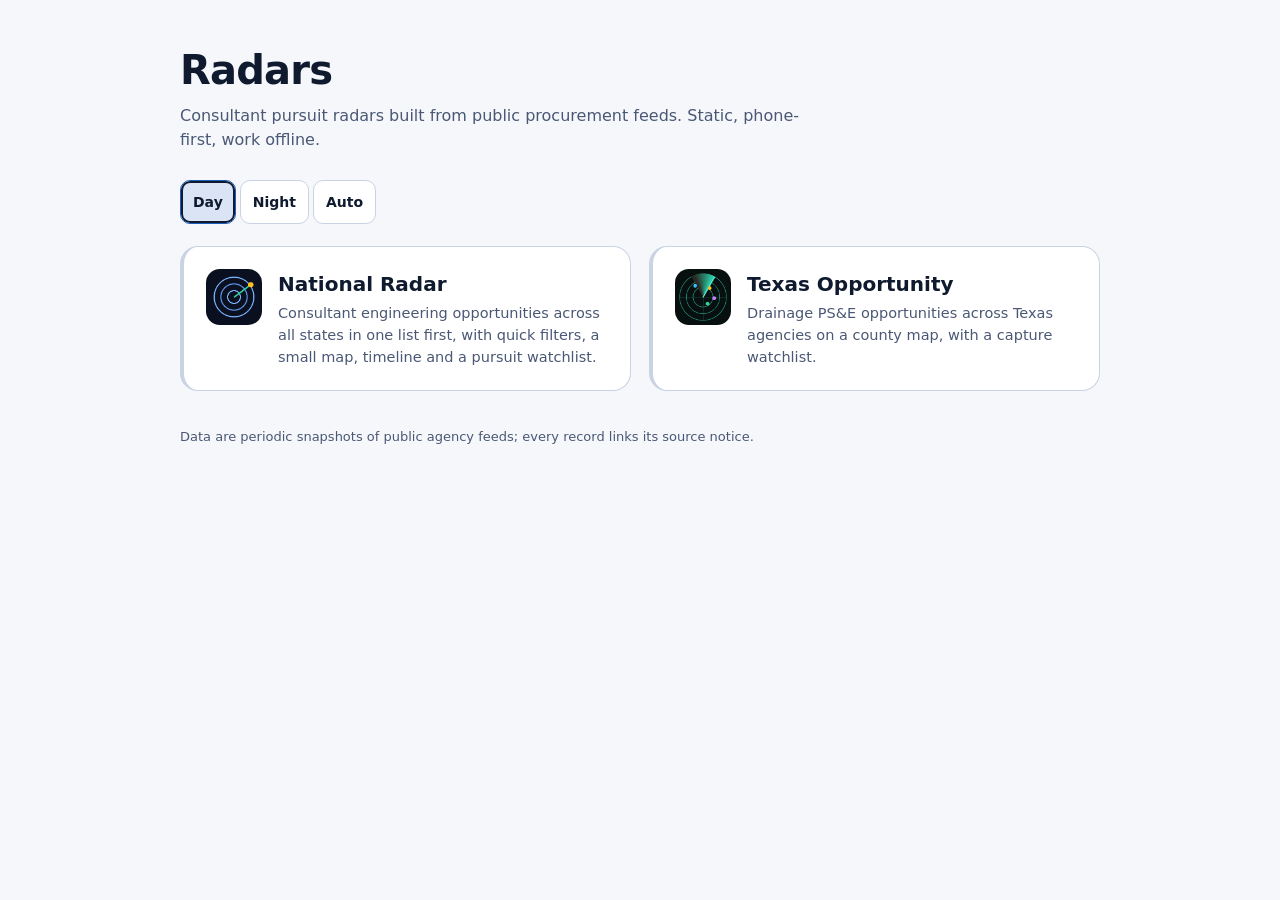
<file: index.html>
<!doctype html>
<html lang="en" data-theme-night="#0a1020">
<head>
  <meta charset="utf-8">
  <meta name="viewport" content="width=device-width, initial-scale=1, viewport-fit=cover">
  <meta name="theme-color" content="#0a1020" id="themeColor">
  <meta name="apple-mobile-web-app-status-bar-style" content="black-translucent" id="sbStyle">
  <script>
(function(){
  var p='day';
  try{
    if(window.localStorage){
      p=localStorage.getItem('radars.theme')||localStorage.getItem('nr.theme')||'day';
    }
  }catch(e){}
  if(p!=='night'&&p!=='auto'&&p!=='day')p='day';
  var t=p==='night'?'night':(p==='auto'&&window.matchMedia&&matchMedia('(prefers-color-scheme: dark)').matches?'night':'day');
  var d=document.documentElement;d.setAttribute('data-theme',t);d.setAttribute('data-theme-pref',p);d.style.colorScheme=t==='night'?'dark':'light';
  var dayC=d.getAttribute('data-theme-day')||'#f5f7fb', nightC=d.getAttribute('data-theme-night')||'#0a1020';
  var m=document.getElementById('themeColor');if(m)m.setAttribute('content',t==='night'?nightC:dayC);
  var b=document.getElementById('sbStyle');if(b)b.setAttribute('content',t==='night'?'black-translucent':'default');
})();
</script>
  <title>Radars – National Radar and Texas Opportunity</title>
  <link rel="manifest" href="manifest.webmanifest">
  <link rel="icon" href="icons/icon-192.png" type="image/png">
  <link rel="apple-touch-icon" href="icons/apple-touch-icon.png">
  <meta name="mobile-web-app-capable" content="yes">
  <meta name="apple-mobile-web-app-capable" content="yes">
  <meta name="apple-mobile-web-app-title" content="Radars">
  <script>
window.RadarLoadError=function(name){
  if(document.getElementById('radar-load-error'))return;
  var p=document.createElement('p');
  p.id='radar-load-error';p.setAttribute('role','alert');
  p.textContent='This page failed to load a required file ('+name+'). Check your connection and refresh.';
  function put(){document.body?document.body.insertBefore(p,document.body.firstChild):document.addEventListener('DOMContentLoaded',put);}
  put();
};
</script>
  <link rel="stylesheet" href="shared/shell.css" onerror="RadarLoadError(this.src||this.href)">
  <style>
    :root{color-scheme:dark}
    html[data-theme=night]{color-scheme:dark}
    html[data-theme=night] body{color:#e6edf7;background:radial-gradient(1200px 600px at 20% -10%,#16305a 0,transparent 60%),radial-gradient(900px 500px at 100% 110%,#0d3a2e 0,transparent 60%),#0a1020}
    html[data-theme=night] p.lead{color:#9fb0c8}
    html[data-theme=night] a.card{background:rgba(255,255,255,.06);border-color:rgba(255,255,255,.14)}
    html[data-theme=night] a.card p{color:#a9b8cd}
    html[data-theme=night] footer{color:#6f819b}
    html[data-theme=day]{color-scheme:light}
    html[data-theme=day] body{color:#0f1a2e;background:#f5f7fb}
    html[data-theme=day] p.lead,html[data-theme=day] a.card p,html[data-theme=day] #iosHint,html[data-theme=day] footer{color:#4a5875}
    html[data-theme=day] a.card{background:#ffffff;border-color:#c9d3e3}
    html[data-theme=day] a.card:hover,html[data-theme=day] a.card:focus-visible{background:#eef2f8;border-color:#9aadc4}
    html[data-theme=day] #installBtn{border-color:#c9d3e3;background:rgba(29,95,191,.12);color:#0f1a2e}
    .throw{display:flex;gap:4px;align-items:center}
    .throw [data-theme-set]{min-height:44px;padding:0 12px;border-radius:10px;border:1px solid rgba(255,255,255,.3);background:rgba(255,255,255,.06);color:inherit;font:600 14px/1 system-ui,-apple-system,sans-serif;cursor:pointer}
    .throw [data-theme-set].on{border-color:#4f8cff;background:rgba(79,140,255,.28)}
    html[data-theme=day] .throw [data-theme-set]{border-color:#c9d3e3;background:#fff;color:#0f1a2e}
    html[data-theme=day] .throw [data-theme-set].on{border-color:#1d5fbf;background:rgba(29,95,191,.12);color:#0f1a2e}
    *{box-sizing:border-box}
    body{margin:0;min-height:100vh;font:16px/1.5 system-ui,-apple-system,"Segoe UI",Roboto,sans-serif;color:#e6edf7;background:radial-gradient(1200px 600px at 20% -10%,#16305a 0,transparent 60%),radial-gradient(900px 500px at 100% 110%,#0d3a2e 0,transparent 60%),#0a1020}
    main{max-width:960px;margin:0 auto;padding:max(28px,env(safe-area-inset-top)) 20px 40px}
    h1{font-size:clamp(28px,5vw,40px);margin:12px 0 4px;letter-spacing:-.02em}
    p.lead{margin:0 0 28px;color:#9fb0c8;max-width:640px}
    .grid{display:grid;grid-template-columns:repeat(auto-fit,minmax(260px,1fr));gap:18px}
    a.card{display:flex;gap:16px;align-items:flex-start;padding:22px;border-radius:18px;text-decoration:none;color:inherit;background:rgba(255,255,255,.06);border:1px solid rgba(255,255,255,.14);transition:transform .15s,background .15s,border-color .15s;min-height:44px}
    a.card:hover,a.card:focus-visible{transform:translateY(-2px);background:rgba(255,255,255,.1);border-color:rgba(255,255,255,.3);outline:none}
    a.card img{width:56px;height:56px;border-radius:14px;flex:none}
    a.card h2{margin:0 0 4px;font-size:20px}
    a.card p{margin:0;color:#a9b8cd;font-size:14.5px}
    a.card.tx{border-left:4px solid #2fbf8f} a.card.us{border-left:4px solid #4f8cff}
    .install{display:flex;flex-wrap:wrap;align-items:center;gap:10px;margin:0 0 22px}
    .install[hidden],#installBtn[hidden],#iosHint[hidden]{display:none}
    #installBtn{min-height:44px;padding:0 18px;border-radius:22px;border:1px solid rgba(255,255,255,.3);background:rgba(79,140,255,.22);color:inherit;font:600 15px/1 system-ui,-apple-system,sans-serif;cursor:pointer}
    #installBtn:hover,#installBtn:focus-visible{background:rgba(79,140,255,.36);outline:none}
    #iosHint{margin:0;color:#9fb0c8;font-size:14px}
    footer{margin-top:36px;color:#6f819b;font-size:13px}
  </style>
</head>
<body>
<main>
  <h1>Radars</h1>
  <p class="lead">Consultant pursuit radars built from public procurement feeds. Static, phone-first, work offline.</p>
  <div class="install">
    <div class="throw" role="group" aria-label="Theme"><button type="button" data-theme-set="day">Day</button><button type="button" data-theme-set="night">Night</button><button type="button" data-theme-set="auto">Auto</button></div>
  </div>
  <div class="install" id="install" hidden>
    <button type="button" id="installBtn" hidden>Install app</button>
    <p id="iosHint" hidden>To install: tap Share, then Add to Home Screen.</p>
  </div>
  <div class="grid">
    <a class="card us" href="national/"><img src="national/icon-192.png" alt=""><div><h2>National Radar</h2><p>Consultant engineering opportunities across all states in one list first, with quick filters, a small map, timeline and a pursuit watchlist.</p></div></a>
    <a class="card tx" href="texas/"><img src="texas/icon-192.png" alt=""><div><h2>Texas Opportunity</h2><p>Drainage PS&amp;E opportunities across Texas agencies on a county map, with a capture watchlist.</p></div></a>
  </div>
  <footer>Data are periodic snapshots of public agency feeds; every record links its source notice.</footer>
</main>
<script src="shared/storage.js" onerror="RadarLoadError(this.src||this.href)"></script>
<script src="shared/theme.js" onerror="RadarLoadError(this.src||this.href)"></script>
<script>if (window.RadarTheme) RadarTheme.bind(document, window.localStorage);</script>
<script>
(function () {
  var standalone = (window.matchMedia && matchMedia('(display-mode: standalone)').matches) || navigator.standalone === true;
  var box = document.getElementById('install'), btn = document.getElementById('installBtn'), hint = document.getElementById('iosHint'), deferred = null;
  var ios = /iphone|ipad|ipod/i.test(navigator.userAgent) || (navigator.platform === 'MacIntel' && navigator.maxTouchPoints > 1);
  if (!standalone && ios) { hint.hidden = false; box.hidden = false; }
  window.addEventListener('beforeinstallprompt', function (e) {
    e.preventDefault(); if (standalone) return; deferred = e; btn.hidden = false; box.hidden = false;
  });
  btn.addEventListener('click', function () {
    if (!deferred) return; deferred.prompt();
    deferred.userChoice.finally(function () { deferred = null; btn.hidden = true; box.hidden = hint.hidden; });
  });
  window.addEventListener('appinstalled', function () { btn.hidden = true; box.hidden = true; });
  if ('serviceWorker' in navigator && (location.protocol === 'https:' || location.hostname === 'localhost')) navigator.serviceWorker.register('sw.js').catch(function () {});
})();
</script>
</body>
</html>
</file>
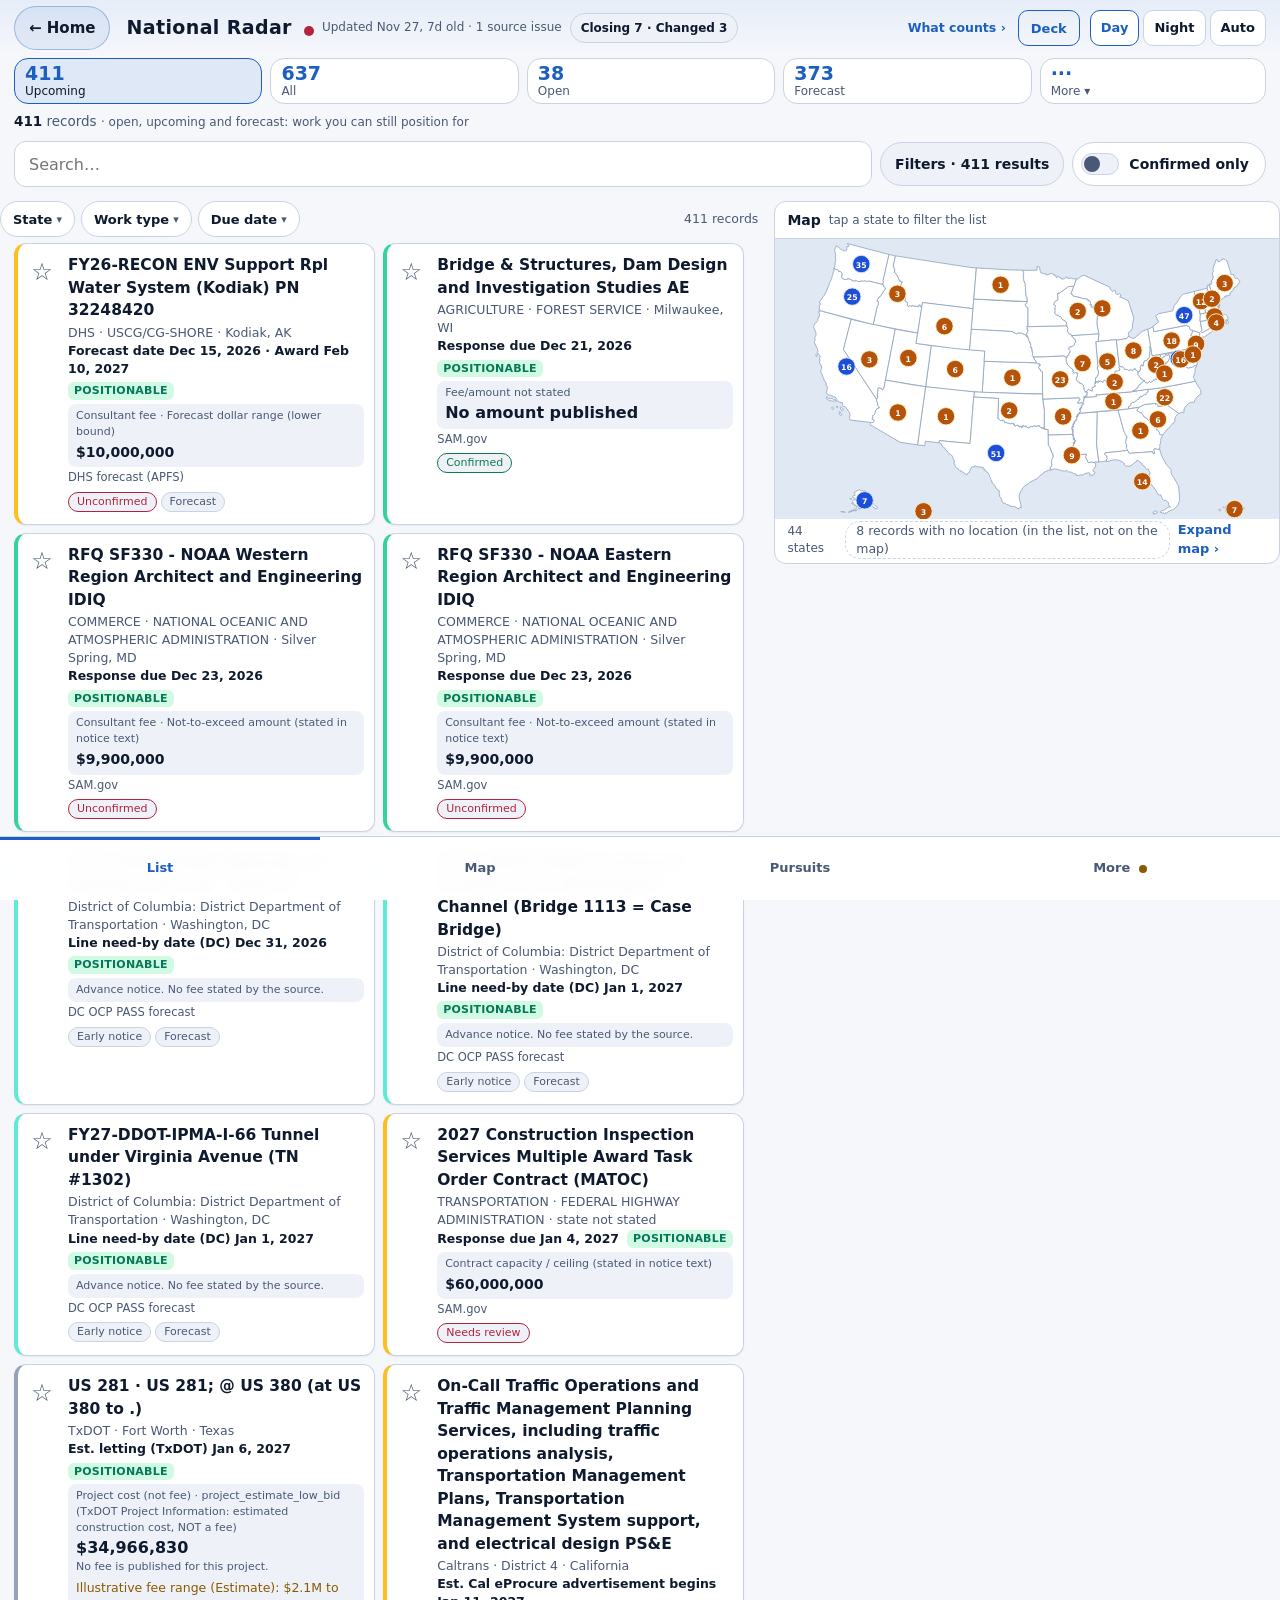
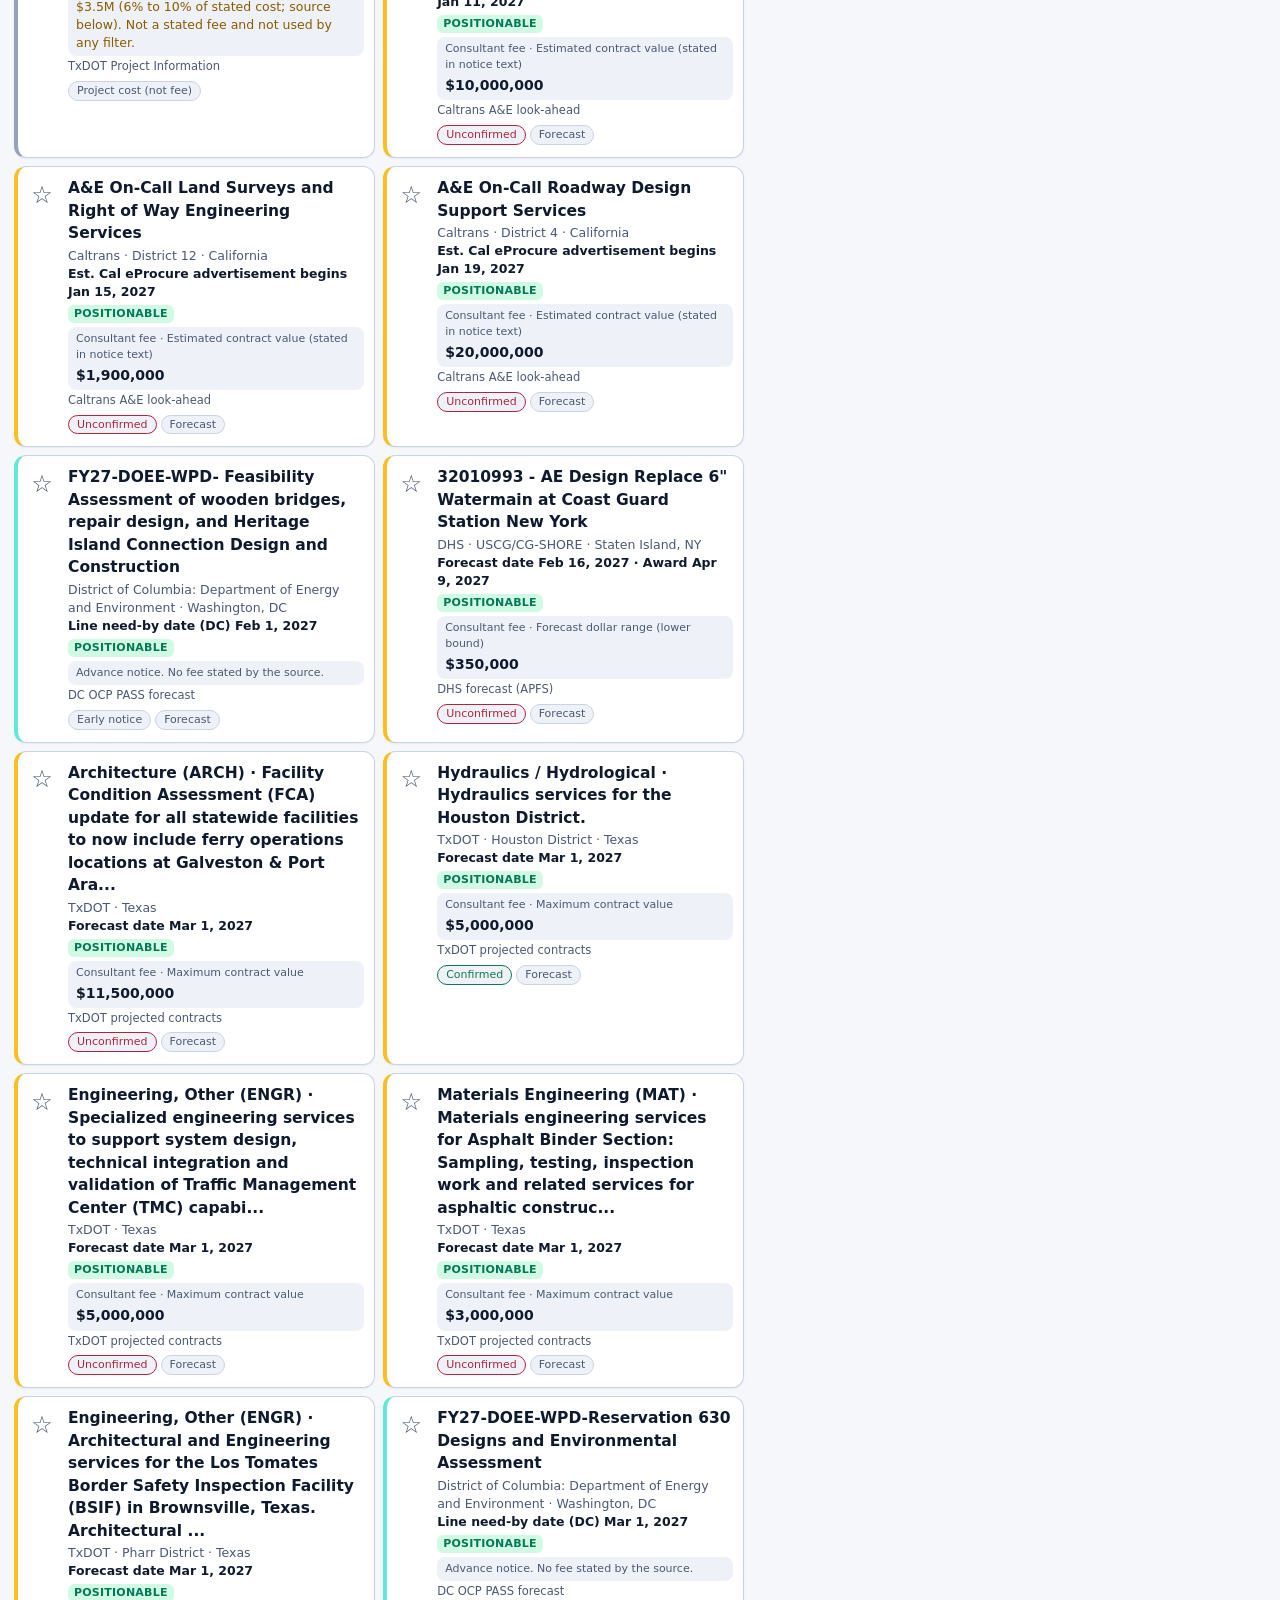
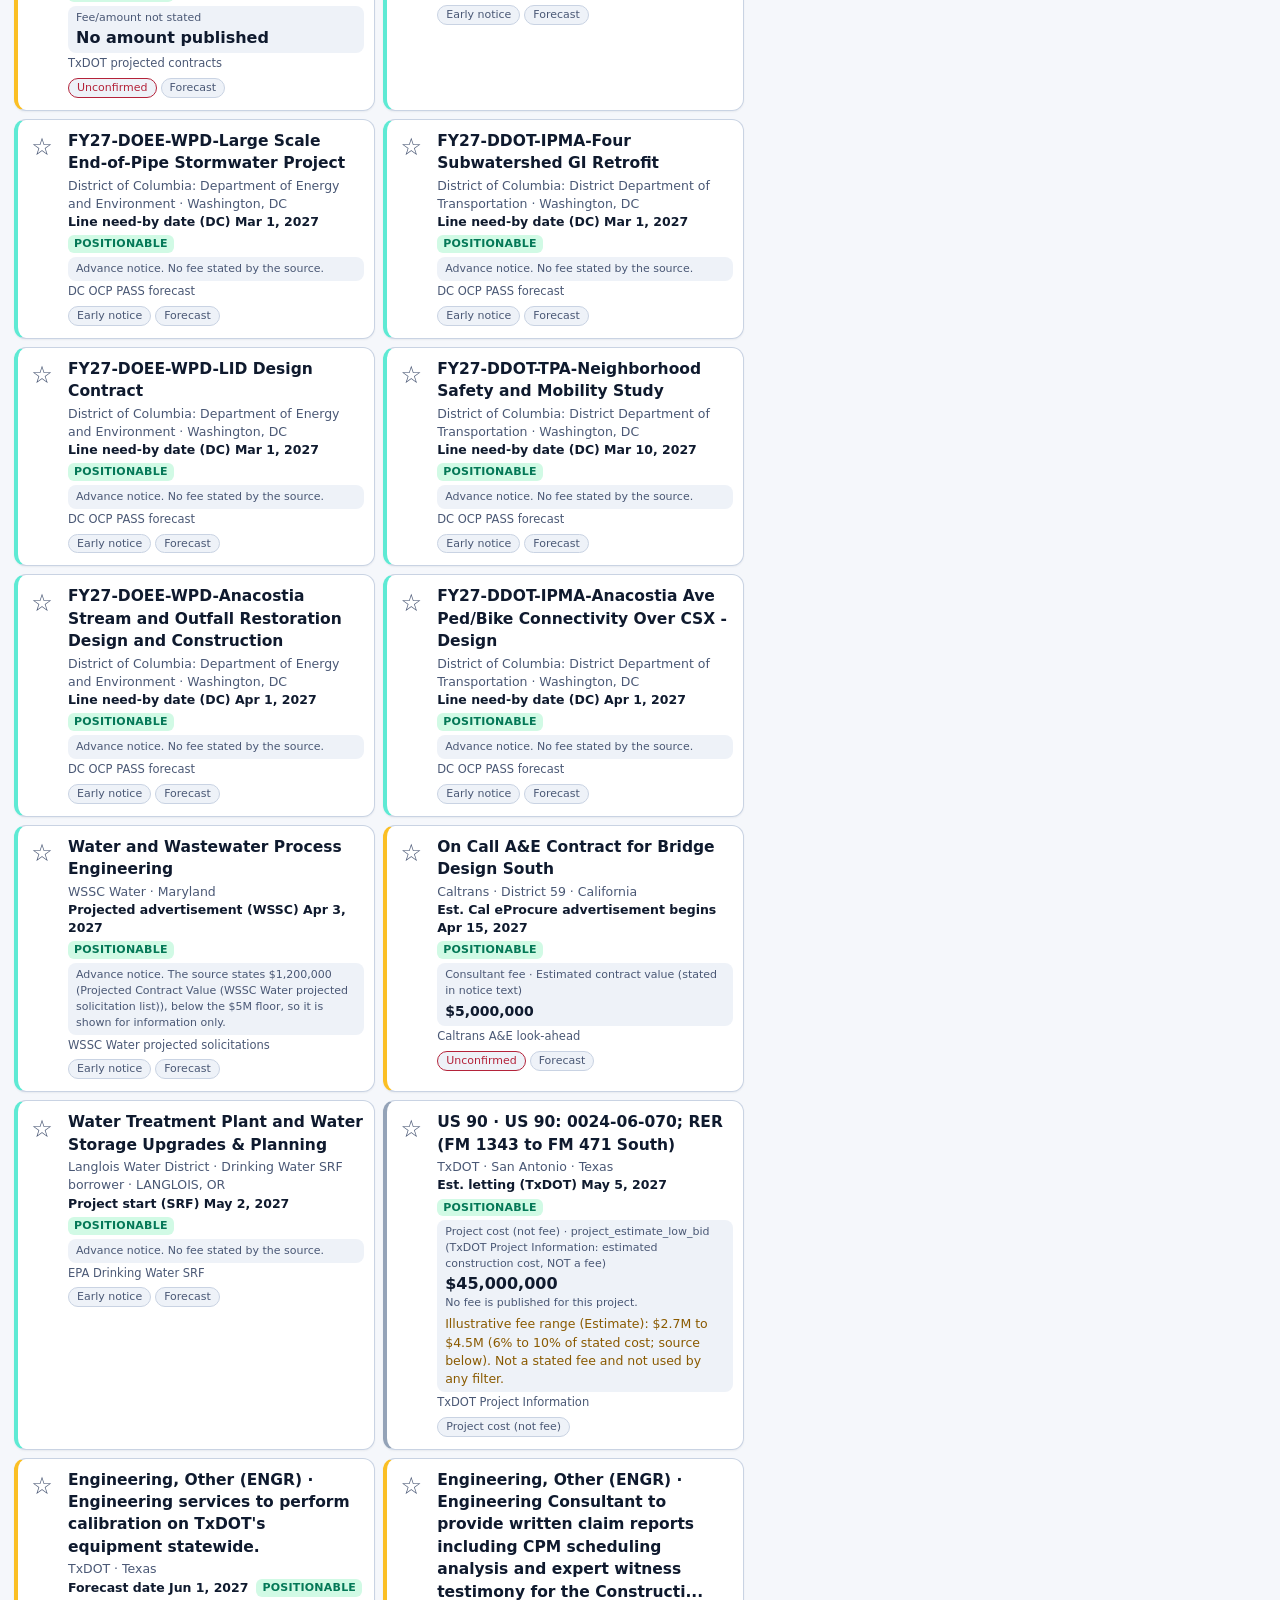
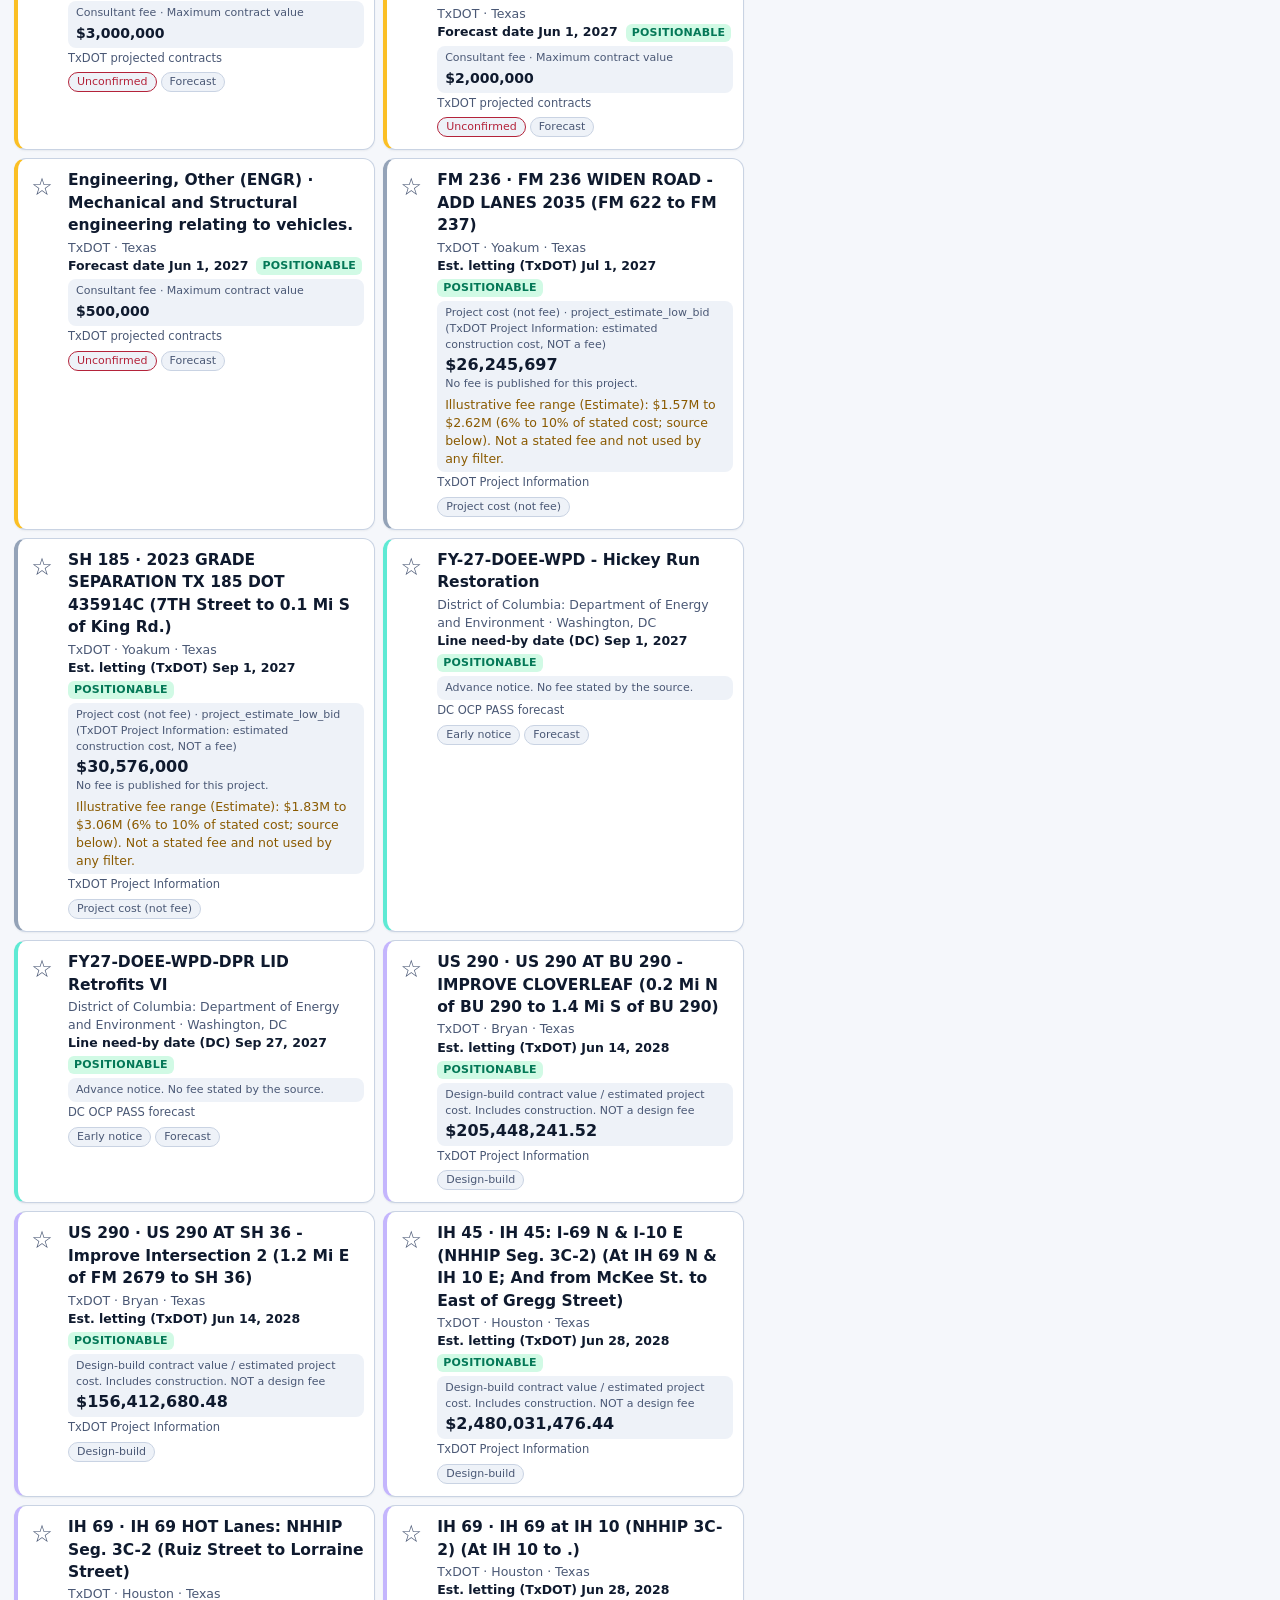
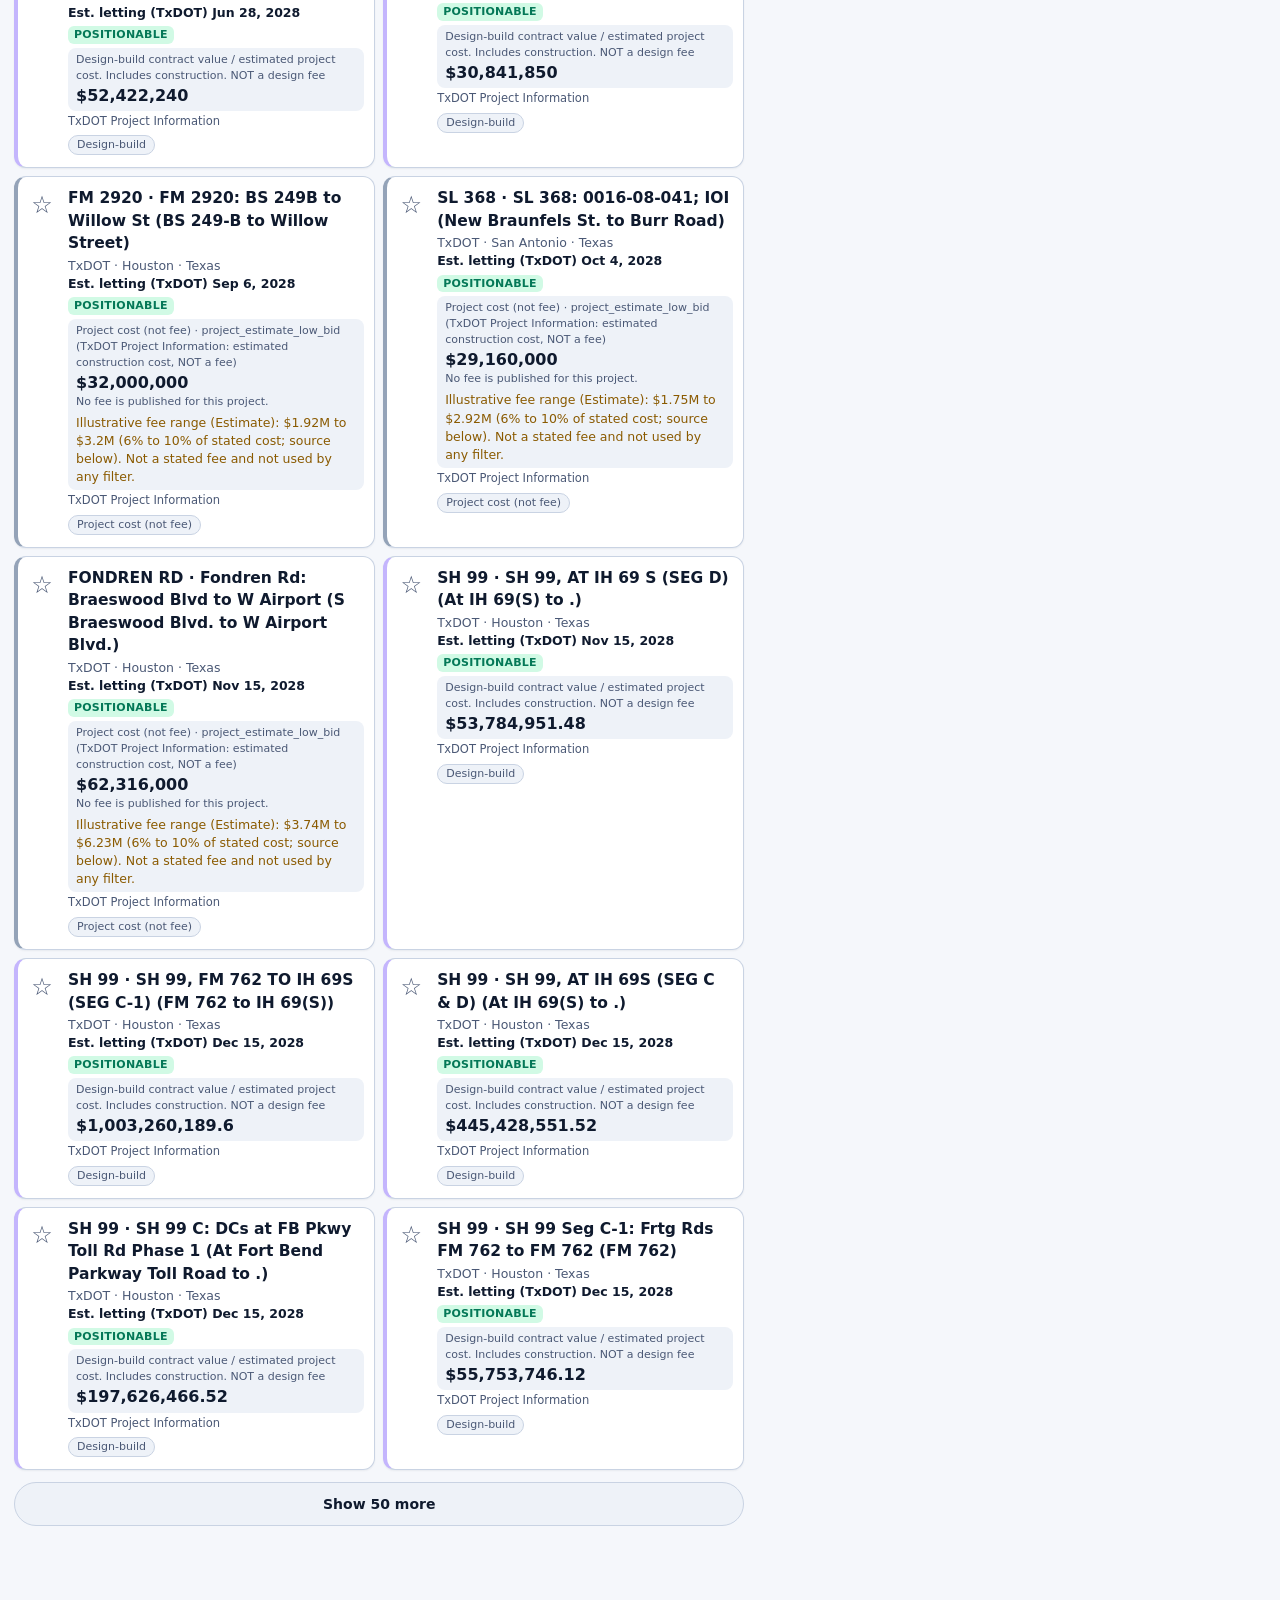
<file: national/index.html>
<!doctype html>
<html lang="en">
<head>
  <meta charset="utf-8">
  <meta name="viewport" content="width=device-width, initial-scale=1, viewport-fit=cover">
  <meta name="apple-mobile-web-app-capable" content="yes">
  <meta name="mobile-web-app-capable" content="yes">
  <meta name="apple-mobile-web-app-status-bar-style" content="default" id="sbStyle">
  <meta name="apple-mobile-web-app-title" content="National Radar">
  <meta name="theme-color" content="#f5f7fb" id="themeColor">
  <script>
(function(){
  var p='day';
  try{
    if(window.localStorage){
      p=localStorage.getItem('radars.theme')||localStorage.getItem('nr.theme')||'day';
    }
  }catch(e){}
  if(p!=='night'&&p!=='auto'&&p!=='day')p='day';
  var t=p==='night'?'night':(p==='auto'&&window.matchMedia&&matchMedia('(prefers-color-scheme: dark)').matches?'night':'day');
  var d=document.documentElement;d.setAttribute('data-theme',t);d.setAttribute('data-theme-pref',p);d.style.colorScheme=t==='night'?'dark':'light';
  var dayC=d.getAttribute('data-theme-day')||'#f5f7fb', nightC=d.getAttribute('data-theme-night')||'#0a1020';
  var m=document.getElementById('themeColor');if(m)m.setAttribute('content',t==='night'?nightC:dayC);
  var b=document.getElementById('sbStyle');if(b)b.setAttribute('content',t==='night'?'black-translucent':'default');
})();
</script>
  <meta name="format-detection" content="telephone=no">
  <link rel="apple-touch-icon" href="apple-touch-icon.png">
  <link rel="icon" type="image/png" href="icon-192.png">
  <link rel="manifest" href="manifest.webmanifest">
  <title>National Radar – consultant engineering opportunities, all states</title>
  <script>
window.RadarLoadError=function(name){
  if(document.getElementById('radar-load-error'))return;
  var p=document.createElement('p');
  p.id='radar-load-error';p.setAttribute('role','alert');
  p.textContent='This page failed to load a required file ('+name+'). Check your connection and refresh.';
  function put(){document.body?document.body.insertBefore(p,document.body.firstChild):document.addEventListener('DOMContentLoaded',put);}
  put();
};
</script>
  <link rel="stylesheet" href="../shared/shell.css" onerror="RadarLoadError(this.src||this.href)">
  <link rel="stylesheet" href="style.css">
  <link rel="stylesheet" href="../shared/deck.css" onerror="RadarLoadError(this.src||this.href)">
</head>
<body class="shell" data-app="national">
<header class="top shell-head">
  <div class="top-l">
    <a class="homebtn" href="../" aria-label="Back to Radars home">&#8592; Home</a>
    <h1>National Radar</h1>
  </div>
  <div class="fresh" id="fresh" role="status" aria-live="polite"><span class="dot" id="freshDot"></span><span id="freshTxt">Loading data…</span><button type="button" class="pill" id="digestPill" aria-expanded="false" aria-controls="digest" hidden></button><button type="button" class="linkbtn wc" id="btnBanner" aria-expanded="false" aria-controls="bannerMore">What counts &rsaquo;</button></div>
  <div class="throw" role="group" aria-label="Deck and theme"><button type="button" class="deckbtn" id="btnDeck">Deck</button><button type="button" data-theme-set="day">Day</button><button type="button" data-theme-set="night">Night</button><button type="button" data-theme-set="auto">Auto</button></div>
</header>
<section class="since" id="since" aria-label="Since you last visited" hidden></section>

<section class="banner slim" id="banner" aria-label="Read this first">
  <div class="bline">
    <span id="bannerShort" class="bshort">Consultant engineering pursuits from public sources, all in one list, amounts as stated by the source.</span>
  </div>
  <div id="bannerMore" hidden>
    <p id="bannerTxt"><b>Loading…</b></p>
    <button type="button" class="linkbtn" id="btnHow" aria-expanded="false" aria-controls="how">What counts, and what does not</button>
    <div id="how" hidden></div>
  </div>
</section>

<nav class="scopes" id="scopes" aria-label="What to show"></nav>
<nav class="digest" id="digest" aria-label="What changed" hidden></nav>
<section class="capbar" id="capBar" aria-label="Capture files" hidden>
  <p class="capstat" id="capStat"></p>
  <div class="chips" id="capSort" role="group" aria-label="Sort the watchlist"><span class="hint">Sort</span><button type="button" class="chip" data-capsort="due" aria-pressed="false">Due date</button><button type="button" class="chip" data-capsort="decision" aria-pressed="false">Go / No-go</button></div>
  <div class="chips"><button type="button" class="btn small" id="btnCapCsv">Export capture CSV</button><button type="button" class="btn small" id="btnBackup">Back up (JSON)</button><button type="button" class="btn small" id="btnRestore">Restore (merge)</button><button type="button" class="btn small" id="btnRestoreAll">Restore (replace all)</button></div>
  <input type="file" id="restoreFile" accept="application/json,.json" hidden>
  <p class="note">A capture file is your own notes on a starred record. It is saved only on this device. Back up the JSON file before clearing browser data or switching phones. The CSV covers every starred record in all lanes, with its stated fee (if any), status and source link.</p>
</section>
<section class="kpis" id="kpis" aria-label="Summary"></section>

<section class="filters" aria-label="Filters">
  <div class="row">
    <input id="q" type="search" inputmode="search" enterkeyhint="search" placeholder="Search…" aria-label="Search" autocomplete="off">
    <button type="button" class="btn" id="btnMore" aria-expanded="false" aria-controls="adv"><span id="fLbl">Filters</span> <b class="fbadge" id="advCount" hidden></b></button>
    <button type="button" class="switch" id="btnConfOnly" role="switch" aria-checked="false"><span class="knob" aria-hidden="true"></span><span class="swl">Confirmed only</span></button>
  </div>
  <div id="adv" class="drawer shell-drawer" hidden role="dialog" aria-label="Filters">
    <div class="drawhead"><h3>Filters</h3><button type="button" class="btn small" id="btnReset">Reset filters</button><button type="button" class="btn small" id="advClose">Close</button></div>
    <h3>Saved filter sets <span class="hint">on this device; included in the capture backup</span></h3>
    <div class="fsets" id="fsets"></div>
    <div class="fsrow"><input id="fsName" type="text" maxlength="60" placeholder="Name the current filters" aria-label="Name for this filter set" autocomplete="off"><button type="button" class="btn small" id="fsSave">Save</button></div>
  <p class="rhint" id="regionHint" hidden>Focus on Texas? <button type="button" class="linkbtn" data-region-hint="gulf">Texas + Gulf</button> &middot; <button type="button" class="linkbtn" data-region-hint="tx">Texas only</button> &middot; <button type="button" class="linkbtn dim" data-region-hint="no">No thanks</button></p>
    <h3>Region</h3>
    <div class="regionbar">
      <label class="region"><span class="vh">Region</span><select id="regionSel" aria-label="Region focus"></select></label>
      <a class="txlink" id="txLink" href="../texas/" hidden>Texas detail: Texas Opportunity &rarr;</a>
    </div>
    <h3>State</h3><div class="chips" id="fState"></div>
    <h3>Agency</h3><div class="chips" id="fAgency"></div>
    <h3>Status <span class="hint">(as the source states it)</span></h3><div class="chips" id="fStatus"></div>
    <h3>Sector <span class="hint">(keyword match, inferred)</span></h3><div class="chips" id="fSector"></div>
    <h3>Source</h3><div class="chips" id="fSource"></div>
    <h3>Minimum stated amount <span class="hint">optional; default shows everything</span></h3><div class="chips" id="fFee"></div>
    <div id="costBox" hidden>
      <h3>Project cost (NOT a fee) <span class="hint">off by default; only for records with no stated fee</span></h3>
      <div class="chips" id="fCost"></div>
    </div>
    <h3>Actions</h3>
    <div class="chips"><button type="button" class="btn small" id="btnCsv">Export CSV</button><button type="button" class="btn small" id="btnViewIcs">Due dates in this view (.ics)</button><button type="button" class="btn small" id="btnLive">Refresh live awards</button><button type="button" class="btn small" id="btnClear">Reset filters</button></div>
    <p class="note" id="liveNote"></p>
  </div>
  <div class="active" id="activeNote" hidden></div>
</section>

<div class="shell-scrim" id="advBg" hidden></div>
<main id="main">
  <section id="v-map" class="view" hidden aria-label="US map">
    <div class="shell-cols" id="colsMap">
      <div class="shell-primary">
        <div class="maptools" role="toolbar" aria-label="Map tools">
          <button type="button" class="chip" id="btnMulti" aria-pressed="false">Multi-select</button>
          <button type="button" class="chip on" id="btnShade" aria-pressed="true">Shade by count</button>
          <button type="button" class="chip" id="btnTable" aria-pressed="false">Map as table</button>
          <span class="zbtns"><button type="button" class="chip" id="zIn" aria-label="Zoom in">+</button><button type="button" class="chip" id="zOut" aria-label="Zoom out">&minus;</button><button type="button" class="chip" id="zReset">Reset</button></span>
        </div>
        <div class="selbar" id="selBar" aria-live="polite"></div>
        <div class="chips nonechip" id="noneChip"></div>
        <div class="mapwrap" id="mapWrap">
          <svg id="usmap" viewBox="0 0 975 610" role="group" aria-label="Map of the United States. Numbers show record counts per state; each count is a button. Map as table shows the same numbers as a table."></svg>
          <div class="maptip" id="mapTip" role="tooltip" hidden></div>
          <details class="legd"><summary>Legend</summary><div class="legend" id="legend"></div></details>
        </div>
        <div class="maptable" id="mapTable" hidden></div>
        <p class="shell-mapfail" id="mapFail" hidden></p>
        <p class="note" id="mapNote"></p>
      </div>
      <details class="topdet shell-side" id="topDet"><summary class="sec">Top of this view <span class="hint" id="topHint"></span></summary>
      <div id="mapTop" class="cards"></div></details>
    </div>
  </section>

  <section id="v-list" class="view" aria-label="List">
    <div class="shell-cols" id="colsList"><aside class="mini shell-side" id="mini" aria-label="Small map">
      <details id="miniDet"><summary class="minisum"><span>Map</span> <span class="hint" id="miniSel">tap a state to filter the list</span></summary>
        <div class="minihead"><b>Map</b> <span class="hint" id="miniSel2">tap a state to filter the list</span></div>
        <div class="miniwrap"><svg id="usmini" viewBox="0 0 975 610" role="img" aria-label="Small US map. Numbers are record counts per state. Tap a state to filter the list."></svg></div>
        <p class="shell-mapfail" id="miniFail" hidden></p>
        <div class="minibar"><span class="hint" id="miniNote"></span><span class="shell-noloc" id="miniNoLoc" hidden></span><button type="button" class="linkbtn" data-tab="map">Expand map &rsaquo;</button></div>
      </details></aside>
    <div class="lmain shell-primary">
    <div class="qrow" id="qrow" aria-label="Quick filters">
      <details class="qf" id="qfState"><summary class="qchip" id="qsState">State</summary><div class="qpop" id="qpState"></div></details>
      <details class="qf" id="qfWork"><summary class="qchip" id="qsWork">Work type</summary><div class="qpop" id="qpWork"></div></details>
      <details class="qf" id="qfDue"><summary class="qchip" id="qsDue">Due date</summary><div class="qpop" id="qpDue"><div class="chips" id="qDueChips"></div>
        <label class="sortl">Sort <select id="sort"><option value="soon" selected>Upcoming first, soonest date</option><option value="conf">Confirmed first, then value</option><option value="fee">Stated value, high to low</option><option value="date">Date, soonest first</option><option value="agency">Agency</option><option value="due">My due date (watchlist)</option><option value="decision">My Go / No-go (watchlist)</option></select></label></div></details>
      <span id="listCount" class="hint"></span>
    </div>
    <div class="ftags" id="ftags" aria-label="Active filters" hidden></div>
    <div id="list" class="cards"></div>
    <button type="button" class="btn wide" id="btnMoreRows" hidden>Show 50 more</button>
    </div></div>
  </section>

  <section id="v-timeline" class="view" hidden aria-label="Timeline">
    <h2 class="sec">When things happen <span class="hint">by month of the date each source gives (response due, forecast award year, contract end). Tap a bar.</span></h2>
    <div class="scrollx" id="tlScroll"><div id="tl"></div></div>
    <p class="note" id="tlNote"></p>
    <h2 class="sec" id="tlSel">Soonest dates</h2>
    <div id="tlList" class="cards"></div>
  </section>

  <section id="v-break" class="view" hidden aria-label="Breakdown">
    <h2 class="sec">By state <span class="hint">stated value; tap to filter</span></h2><div id="bState" class="bars"></div>
    <h2 class="sec">By agency</h2><div id="bAgency" class="bars"></div>
    <h2 class="sec">By sector <span class="hint">(inferred from words)</span></h2><div id="bSector" class="bars"></div>
    <h2 class="sec">By source</h2><div id="bSource" class="bars"></div>
  </section>

  <section id="v-pursuits" class="view" hidden aria-label="My pursuits">
    <div class="purhead"><h2>My pursuits <span class="hint" id="purWeek"></span></h2>
      <div class="purbtns"><button type="button" class="btn" id="btnPurPrint">Print weekly list</button><button type="button" class="btn" id="btnPurCsv">Export CSV</button><button type="button" class="btn" id="btnPurIcs">Add to calendar (.ics)</button></div></div>
    <p class="note">Starred records and records with a capture file, all lanes, sorted by your due date. Go / No-go, due date, next action and notes are your notes on this device (shared capture model with Texas Opportunity).</p>
    <div id="purList"></div>
  </section>
  <section id="v-data" class="view" hidden aria-label="Data quality and sources">
    <h2 class="sec">Data health</h2><div id="dqHealth" class="panel health"></div>
    <h2 class="sec" id="srcHealthH">Source health <span class="hint">every feed, last successful refresh, records and status</span></h2><div id="srcHealth" class="srch"></div>
    <details class="dqd"><summary><h2 class="sec">Data freshness</h2></summary><div id="dqFresh" class="panel"></div></details>
    <details class="dqd"><summary><h2 class="sec">Counts by source <span class="hint">records per source</span></h2></summary><div id="dqFunnel" class="panel scrollx"></div></details>
    <details class="dqd"><summary><h2 class="sec">Sources used</h2></summary><div id="dqSrc" class="cards"></div></details>
    <details class="dqd"><summary><h2 class="sec">Sources tested, not used</h2></summary><div id="dqNo" class="cards"></div></details>
    <details class="dqd"><summary><h2 class="sec">Rules</h2></summary><div id="dqRules" class="panel"></div></details>
  </section>
</main>

<nav class="tabs" aria-label="Views">
  <button type="button" data-tab="list" class="on">List</button>
  <button type="button" data-tab="map">Map</button>
  <button type="button" data-tab="pursuits">Pursuits <b class="tabbadge" id="purBadge" hidden></b></button>
  <button type="button" id="tabMoreBtn" aria-expanded="false" aria-controls="tabMore">More <b class="hdot" id="healthDot" hidden></b><span id="tabMoreLbl" class="tml"></span></button>
  <div class="tabmore" id="tabMore" role="menu" hidden>
    <button type="button" id="tmWhat" class="tmwhat" role="menuitem">What counts</button>
    <button type="button" data-tab="timeline" role="menuitem">Timeline</button>
    <button type="button" data-tab="break" role="menuitem">Breakdown</button>
    <button type="button" data-tab="data" role="menuitem">Data &amp; sources <b class="hwarn" id="healthWarn" hidden></b></button>
  </div>
</nav>

<div class="sheet" id="sheet" hidden role="dialog" aria-modal="true" aria-labelledby="shTitle">
  <div class="sheet-bg" id="shBg"></div>
  <div class="sheet-card">
    <div class="sheet-head"><button type="button" class="btn small" id="shClose">Close</button><button type="button" class="star big" id="shStar" aria-label="Add to watchlist">&#9734;</button></div>
    <div id="shBody"></div>
  </div>
</div>
<div class="toast" id="toast" role="status" aria-live="polite" hidden></div>

<div id="weekly" class="wk-sheet" hidden role="dialog" aria-modal="true" aria-label="Weekly list">
  <div class="wk-bar"><b class="wk-bt">Weekly list</b><button type="button" class="wk-btn" id="wkClose">Close</button>
    <div class="wk-acts"><button type="button" class="wk-btn pri" id="wkPrint">Print / Save as PDF</button><button type="button" class="wk-btn" id="wkShare">Share</button><button type="button" class="wk-btn" id="wkCopy">Copy text</button><button type="button" class="wk-btn" id="wkDl">Download</button></div>
    <p class="wk-hint" id="wkHint"></p></div>
  <div id="wkBody" class="wk-doc"></div>
</div>
<script src="../shared/storage.js" onerror="RadarLoadError(this.src||this.href)"></script>
<script src="../shared/theme.js" onerror="RadarLoadError(this.src||this.href)"></script>
<script src="../shared/filters.js" onerror="RadarLoadError(this.src||this.href)"></script>
<script src="../shared/shell.js" onerror="RadarLoadError(this.src||this.href)"></script>
<script src="proj.js"></script>
<script src="us-geo.js"></script>
<script src="mapview.js"></script>
<script src="../shared/capture.js" onerror="RadarLoadError(this.src||this.href)"></script>
<script src="v2.js"></script>
<script src="v4.js"></script>
<script src="combined.js"></script>
<script src="model.js"></script>
<script src="cost.js"></script>
<script src="roadway.js"></script>
<script src="pse.js"></script>
<script src="sources.js"></script>
<script src="../shared/weekly.js" onerror="RadarLoadError(this.src||this.href)"></script>
<script src="../texas/model.js"></script>
<script src="../shared/deck.js" onerror="RadarLoadError(this.src||this.href)"></script>
<script src="v6.js"></script>
<script src="app.js"></script>
</body>
</html>
</file>
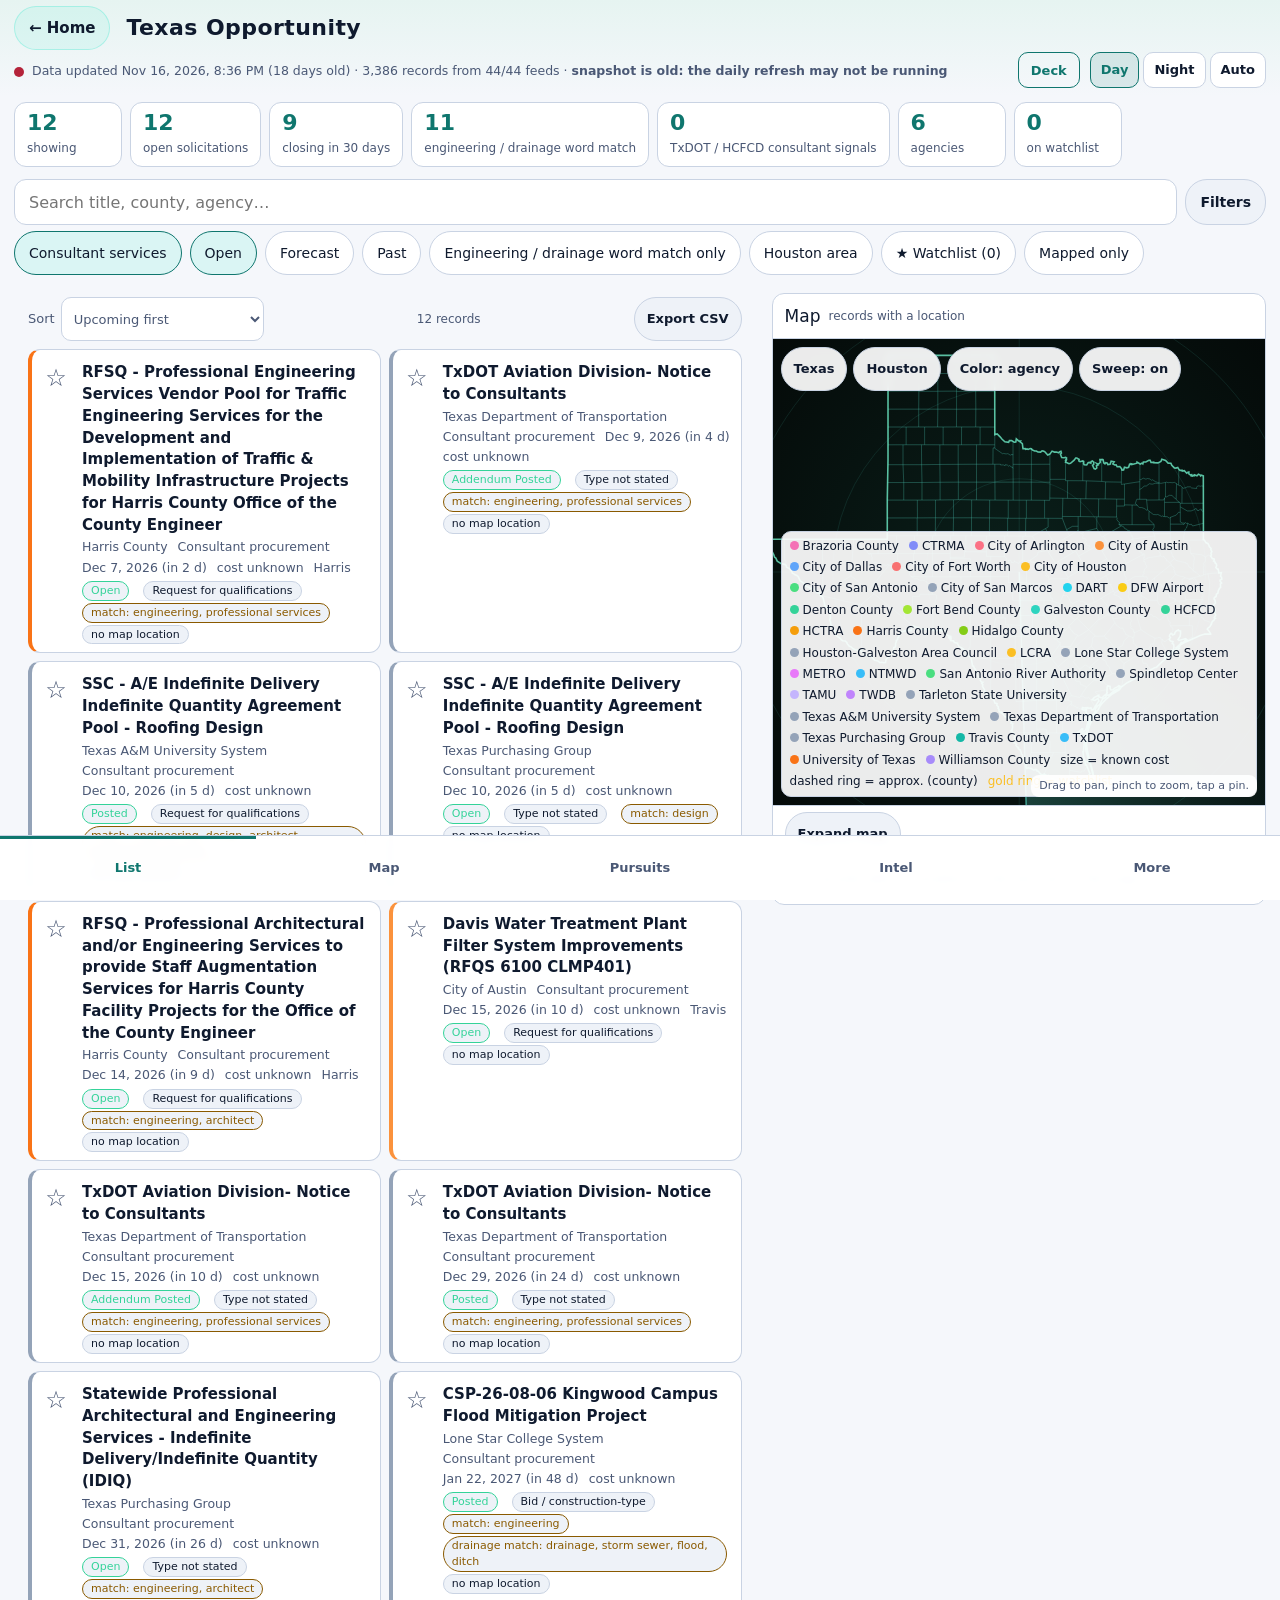
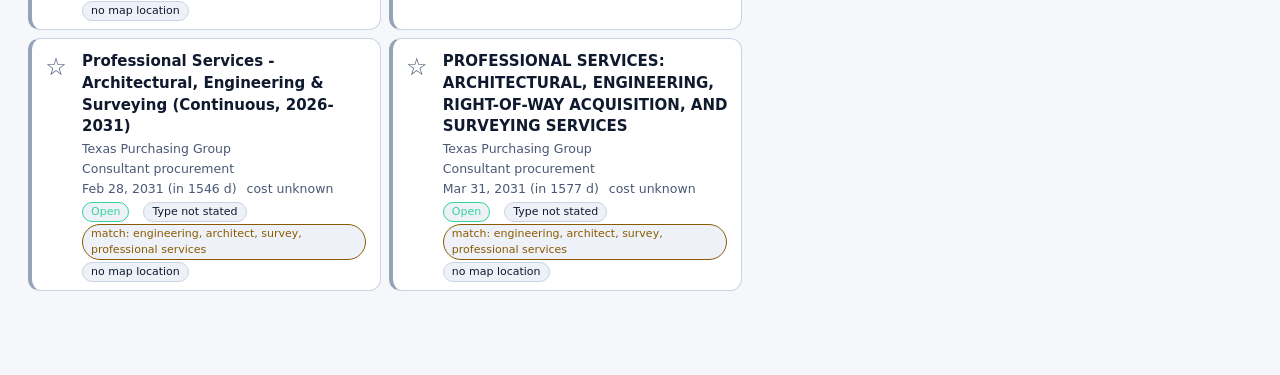
<file: texas/index.html>
<!doctype html>
<html lang="en" data-theme-night="#07100e">
<head>
  <meta charset="utf-8">
  <meta name="viewport" content="width=device-width, initial-scale=1, viewport-fit=cover">
  <meta name="apple-mobile-web-app-capable" content="yes">
  <meta name="mobile-web-app-capable" content="yes">
  <meta name="apple-mobile-web-app-status-bar-style" content="black-translucent" id="sbStyle">
  <meta name="apple-mobile-web-app-title" content="Radar">
  <meta name="theme-color" content="#07100e" id="themeColor">
  <script>
(function(){
  var p='day';
  try{
    if(window.localStorage){
      p=localStorage.getItem('radars.theme')||localStorage.getItem('nr.theme')||'day';
    }
  }catch(e){}
  if(p!=='night'&&p!=='auto'&&p!=='day')p='day';
  var t=p==='night'?'night':(p==='auto'&&window.matchMedia&&matchMedia('(prefers-color-scheme: dark)').matches?'night':'day');
  var d=document.documentElement;d.setAttribute('data-theme',t);d.setAttribute('data-theme-pref',p);d.style.colorScheme=t==='night'?'dark':'light';
  var dayC=d.getAttribute('data-theme-day')||'#f5f7fb', nightC=d.getAttribute('data-theme-night')||'#0a1020';
  var m=document.getElementById('themeColor');if(m)m.setAttribute('content',t==='night'?nightC:dayC);
  var b=document.getElementById('sbStyle');if(b)b.setAttribute('content',t==='night'?'black-translucent':'default');
})();
</script>
  <meta name="format-detection" content="telephone=no">
  <link rel="apple-touch-icon" href="apple-touch-icon.png">
  <link rel="icon" type="image/png" href="icon-192.png">
  <link rel="manifest" href="manifest.webmanifest">
  <title>Texas Opportunity – drainage PS&amp;E opportunities across agencies</title>
  <script>
window.RadarLoadError=function(name){
  if(document.getElementById('radar-load-error'))return;
  var p=document.createElement('p');
  p.id='radar-load-error';p.setAttribute('role','alert');
  p.textContent='This page failed to load a required file ('+name+'). Check your connection and refresh.';
  function put(){document.body?document.body.insertBefore(p,document.body.firstChild):document.addEventListener('DOMContentLoaded',put);}
  put();
};
</script>
  <link rel="stylesheet" href="../shared/shell.css" onerror="RadarLoadError(this.src||this.href)">
  <link rel="stylesheet" href="style.css">
  <link rel="stylesheet" href="../shared/deck.css" onerror="RadarLoadError(this.src||this.href)">
  <link rel="stylesheet" href="magazine.css">
</head>
<body class="shell" data-app="texas">
<header class="top shell-head">
  <div class="top-l">
    <a class="homebtn" href="../" aria-label="Back to Radars home">&#8592; Home</a>
    <h1>Texas Opportunity</h1>
  </div>
  <div class="fresh" id="fresh" role="status" aria-live="polite"><span class="dot" id="freshDot"></span><span id="freshTxt">Loading data…</span></div>
  <div class="throw" role="group" aria-label="Deck and theme"><button type="button" class="deckbtn" id="btnDeck">Deck</button><button type="button" data-theme-set="day">Day</button><button type="button" data-theme-set="night">Night</button><button type="button" data-theme-set="auto">Auto</button></div>
</header>

<section class="kpis" id="kpis" aria-label="Summary"></section>

<section class="filters" aria-label="Filters">
  <div class="row">
    <input id="q" type="search" inputmode="search" enterkeyhint="search" placeholder="Search title, county, agency…" aria-label="Search" autocomplete="off">
    <button type="button" class="btn" id="btnMore" aria-expanded="false" aria-controls="adv">Filters <span id="advCount"></span></button>
  </div>
  <div class="chips" id="quick" aria-label="Quick filters"></div>
  <div class="ftags" id="ftags" aria-label="Active filters" hidden></div>
  <div id="adv" class="shell-drawer" hidden role="dialog" aria-label="Filters">
    <div class="drawhead"><h3>Filters</h3><button type="button" class="btn small" id="advClose">Close</button></div>
    <h3>Saved filter sets <span class="hint">(this device)</span></h3>
    <div class="fsets" id="fsets"></div>
    <div class="fsrow"><input id="fsName" type="text" maxlength="60" placeholder="Name the current filters" aria-label="Name for this filter set" autocomplete="off"><button type="button" class="btn small" id="fsSave">Save</button></div>
    <h3>Drainage relevance <span class="hint">("likely" is inferred from type of work). In the Consultant services view only "Direct" narrows the list.</span></h3>
    <div class="seg" role="group" aria-label="Drainage relevance">
      <button type="button" data-rel="direct">Direct</button>
      <button type="button" data-rel="relevant" class="on">Direct + likely</button>
      <button type="button" data-rel="all">All</button>
    </div>
    <h3>Agency</h3><div class="chips" id="fAgency"></div>
    <h3>Stage group <span class="hint">(grouped by this tool; each record also shows the source's own stage)</span></h3><div class="chips" id="fPhase"></div>
    <h3>Kind</h3><div class="chips" id="fKind"></div>
    <h3>Keywords <span class="hint">(keyword matches are inferred)</span></h3><div class="chips" id="fKw"></div>
    <h3>Actions</h3>
    <div class="chips"><button type="button" class="btn small" id="btnLive">Refresh TxDOT live</button><button type="button" class="btn small" id="btnCsv">Export CSV</button><button type="button" class="btn small" id="btnClear">Clear all filters</button></div>
  </div>
  <div class="active" id="activeNote" hidden></div>
</section>

<div class="shell-scrim" id="advBg" hidden></div>
<main id="main">
  <section id="v-map" class="view" hidden aria-label="Radar map">
    <div class="shell-cols" id="colsMap">
      <div class="shell-primary">
    <div class="mapslot" id="mapSlotMap">
    <div class="mapwrap" id="mapwrap">
      <canvas id="map" aria-label="Map of Texas with opportunity pins. Use the List tab for an accessible list."></canvas>
      <div class="mapbar">
        <button type="button" class="btn small" data-view="tx">Texas</button>
        <button type="button" class="btn small" data-view="hou">Houston</button>
        <button type="button" class="btn small" id="btnColor">Color: agency</button>
        <button type="button" class="btn small" id="btnSweep" aria-pressed="true">Sweep: on</button>
      </div>
      <div class="legend" id="legend"></div>
      <div class="maphint" id="maphint">Drag to pan, pinch to zoom, tap a pin.</div>
    </div>
    </div>
    <p class="shell-mapfail" id="mapFail" hidden></p>
    <p class="note" id="unmapped"></p>
    <div class="chips"><span class="shell-noloc" id="mapNoLoc" hidden></span></div>
      </div>
      <aside class="shell-side" aria-label="On the radar now">
    <h2 class="sec">On the radar now <span class="hint" id="nearHint"></span></h2>
    <div id="mapTop" class="cards"></div>
      </aside>
    </div>
  </section>

  <section id="v-timeline" class="view" hidden aria-label="Timeline">
    <h2 class="sec">When things happen <span class="hint">by month of the date each source gives (letting, closing, meeting, advertisement wave). Tap a bar.</span></h2>
    <div class="scrollx" id="tlScroll"><div id="tl"></div></div>
    <p class="note" id="tlNote"></p>
    <h2 class="sec" id="tlSel">Next 120 days</h2>
    <div id="tlList" class="cards"></div>
  </section>

  <section id="v-agencies" class="view" hidden aria-label="Breakdown">
    <h2 class="sec">By agency <span class="hint">tap to filter</span></h2><div id="bAgency" class="bars"></div>
    <h2 class="sec">By stage group</h2><div id="bPhase" class="bars"></div>
    <h2 class="sec">By kind</h2><div id="bKind" class="bars"></div>
    <h2 class="sec">By keyword <span class="hint">(inferred matches)</span></h2><div id="bKw" class="bars"></div>
    <h2 class="sec">Top counties <span class="hint">where the source names one</span></h2><div id="bCounty" class="bars"></div>
    <h2 class="sec">Local sponsors named in TxDOT data</h2><div id="bSponsor" class="bars"></div>
  </section>

  <section id="v-list" class="view" aria-label="List">
    <div class="shell-cols" id="colsList">
      <aside class="shell-side txmini" id="txMini" aria-label="Map">
        <details class="txminidet" id="txMiniDet"><summary class="sec">Map <span class="hint">records with a location</span></summary>
          <div class="mapslot" id="mapSlotList"></div>
          <p class="shell-mapfail" id="listMapFail" hidden></p>
          <div class="chips"><button type="button" class="btn small" data-tab="map">Expand map</button><span class="shell-noloc" id="listNoLoc" hidden></span></div>
        </details>
      </aside>
      <div class="shell-primary">
    <div class="listbar">
      <label class="sortl">Sort <select id="sort"><option value="date">Upcoming first</option><option value="dateDesc">Date, latest first</option><option value="dateAsc">Date, oldest first</option><option value="cost">Cost, high to low</option><option value="agency">Agency</option><option value="title">Title</option><option value="due">My due date (watchlist)</option><option value="decision">My Go / No-go (watchlist)</option></select></label>
      <span id="listCount" class="hint"></span><button type="button" class="btn small" id="btnCsv2">Export CSV</button>
    </div>
    <div class="capbar" id="capBar" hidden>
      <p class="capstat" id="capStat"></p>
      <div class="chips"><button type="button" class="btn small" id="btnCapCsv">Export capture CSV</button><button type="button" class="btn small" id="btnBackup">Back up (JSON)</button><button type="button" class="btn small" id="btnRestore">Restore (merge)</button><button type="button" class="btn small" id="btnRestoreAll">Restore (replace all)</button></div>
      <input type="file" id="restoreFile" accept="application/json,.json" hidden>
      <p class="note">A capture file is your own notes on a starred record. Saved only on this device; back up the JSON before clearing browser data. Cost shown here is the source's project cost, never a consultant fee.</p>
    </div>
    <div id="list" class="cards"></div>
    <button type="button" class="btn wide" id="btnMoreRows" hidden>Show 100 more</button>
      </div>
    </div>
  </section>

  <section id="v-pursuits" class="view" hidden aria-label="My pursuits">
    <div class="purhead"><h2>My pursuits <span class="hint" id="purWeek"></span></h2>
      <div class="purbtns"><button type="button" class="btn small" id="btnPurPrint">Print weekly list</button><button type="button" class="btn small" id="btnPurCsv">Export CSV</button><button type="button" class="btn small" id="btnPurIcs">Add to calendar (.ics)</button></div></div>
    <p class="note">Starred records, sorted by your due date, or by the source's closing date for a solicitation when you have not set one. Go / No-go, due date, next action and notes are your notes on this device.</p>
    <div id="purList" class="cards"></div>
  </section>

  <section id="v-intel" class="view" hidden aria-label="Intel: news and planning signals">
    <div class="idisc" role="note"><b>News and planning signals, not solicitations.</b> Items are collected automatically from public news feeds and agenda systems and tagged by keyword. They are not verified and may be incomplete; check the original source before acting.</div>
    <div class="seg imode" id="inMode" role="group" aria-label="Intel view"><button type="button" data-imode="feed" class="on">Feed</button><button type="button" data-imode="news">Weekly newsletter</button></div>
    <div id="inFeed">
    <div class="ifil">
      <div class="row"><input id="inQ" type="search" inputmode="search" enterkeyhint="search" placeholder="Search headlines, places, sources…" aria-label="Search Intel" autocomplete="off"></div>
      <div class="chips" id="inTopics" aria-label="Topic"></div>
      <div class="irow">
        <label class="isel"><span>Place</span><select id="inPlace" aria-label="Place or region"></select></label>
        <div class="seg" id="inDays" role="group" aria-label="Date range"><button type="button" data-idays="7">7 days</button><button type="button" data-idays="30">30 days</button><button type="button" data-idays="90" class="on">90 days</button></div>
      </div>
      <div class="chips"><button type="button" class="chip" id="inStar">&#9733; Starred</button><button type="button" class="chip" id="inUnread">Unread</button>
        <label class="isel sm"><span>Sort</span><select id="inSort" aria-label="Sort"><option value="date">New first, then newest</option><option value="score">Most relevant</option></select></label>
        <button type="button" class="chip" id="inCsv">Export CSV</button><button type="button" class="chip" id="inClear">Clear</button></div>
    </div>
    <div class="panel istate" id="inState" hidden></div>
    <p class="icount" id="inCount" role="status" aria-live="polite"></p>
    <div id="inList" class="cards"></div>
    <button type="button" class="btn wide" id="inMore" hidden>Show 60 more</button>
    </div>
    <div id="inNews" hidden>
      <div class="ifil">
        <div class="irow"><label class="isel"><span>Week</span><select id="nlWeek" aria-label="Newsletter week"></select></label><span class="nlst" id="nlStatus" role="status" aria-live="polite"></span></div>
        <div class="chips nlact">
          <button type="button" class="chip chip-pri" data-nl="pdf" id="nlPdf">Download PDF</button>
          <button type="button" class="chip" data-nl="copytext">Copy as text</button><button type="button" class="chip" data-nl="copyhtml">Copy as email HTML</button>
          <button type="button" class="chip" data-nl="mag" data-pm="mag">Magazine PDF</button><button type="button" class="chip" data-nl="print" data-pm="compact">Compact print</button><button type="button" class="chip" data-nl="html">Download .html</button><button type="button" class="chip" data-nl="txt">Download .txt</button>
          <button type="button" class="chip" data-nl="share" id="nlShare" hidden>Share</button>
        </div>
        <p class="nlpdfmsg" id="nlPdfMsg" role="status" aria-live="polite" hidden></p>
      </div>
      <div id="nlPaper" class="nlpaper" aria-live="polite"></div>
      <div id="nlMag" hidden></div>
    </div>
  </section>

  <section id="v-sources" class="view" hidden aria-label="Sources and freshness">
    <h2 class="sec">Data freshness</h2><div id="srcFresh" class="panel"></div>
    <h2 class="sec">Sources used</h2><div id="srcList" class="cards"></div>
    <h2 class="sec">Intel feeds</h2><div id="srcIntel"></div>
    <h2 class="sec">Tested, not used</h2><div id="srcNo" class="cards"></div>
    <h2 class="sec">How to read this</h2><div id="srcHow" class="panel"></div>
  </section>
</main>

<nav class="tabs" aria-label="Views">
  <button type="button" data-tab="list" class="on">List</button>
  <button type="button" data-tab="map">Map</button>
  <button type="button" data-tab="pursuits">Pursuits<span class="tbadge" id="purBadge" hidden></span></button>
  <button type="button" data-tab="intel">Intel<span class="tbadge" id="intelBadge" hidden></span></button>
  <button type="button" id="tabMoreBtn" aria-expanded="false" aria-controls="tabMore">More<span id="tabMoreLbl" class="tml"></span></button>
  <div class="tabmore" id="tabMore" role="menu" hidden>
    <button type="button" data-tab="timeline" role="menuitem">Timeline</button>
    <button type="button" data-tab="agencies" role="menuitem">Agencies</button>
    <button type="button" data-tab="sources" role="menuitem">Sources</button>
  </div>
</nav>

<div class="sheet" id="sheet" hidden role="dialog" aria-modal="true" aria-labelledby="shTitle">
  <div class="sheet-bg" id="shBg"></div>
  <div class="sheet-card">
    <div class="sheet-head"><button type="button" class="btn small" id="shClose">Close</button><button type="button" class="star big" id="shStar" aria-label="Add to watchlist">&#9734;</button></div>
    <div id="shBody"></div>
  </div>
</div>
<div class="toast" id="toast" role="status" aria-live="polite" hidden></div>
<div id="weekly" class="wk-sheet" hidden role="dialog" aria-modal="true" aria-label="Weekly list">
  <div class="wk-bar"><b class="wk-bt">Weekly list</b><button type="button" class="wk-btn" id="wkClose">Close</button>
    <div class="wk-acts"><button type="button" class="wk-btn pri" id="wkPrint">Print / Save as PDF</button><button type="button" class="wk-btn" id="wkShare">Share</button><button type="button" class="wk-btn" id="wkCopy">Copy text</button><button type="button" class="wk-btn" id="wkDl">Download</button></div>
    <p class="wk-hint" id="wkHint"></p></div>
  <div id="wkBody" class="wk-doc"></div>
</div>

<script src="../shared/storage.js" onerror="RadarLoadError(this.src||this.href)"></script>
<script src="../shared/theme.js" onerror="RadarLoadError(this.src||this.href)"></script>
<script src="../shared/filters.js" onerror="RadarLoadError(this.src||this.href)"></script>
<script src="../shared/shell.js" onerror="RadarLoadError(this.src||this.href)"></script>
<script src="../shared/capture.js" onerror="RadarLoadError(this.src||this.href)"></script>
<script src="../shared/weekly.js" onerror="RadarLoadError(this.src||this.href)"></script>
<script src="texas-geo.js"></script>
<script src="model.js"></script>
<script src="../shared/deck.js" onerror="RadarLoadError(this.src||this.href)"></script>
<script src="map.js"></script>
<script src="app.js"></script>
<script src="intel.js"></script>
<script src="newsletter.js"></script>
<script src="magazine.js"></script>
<script src="intel-ui.js"></script>
</body>
</html>
</file>
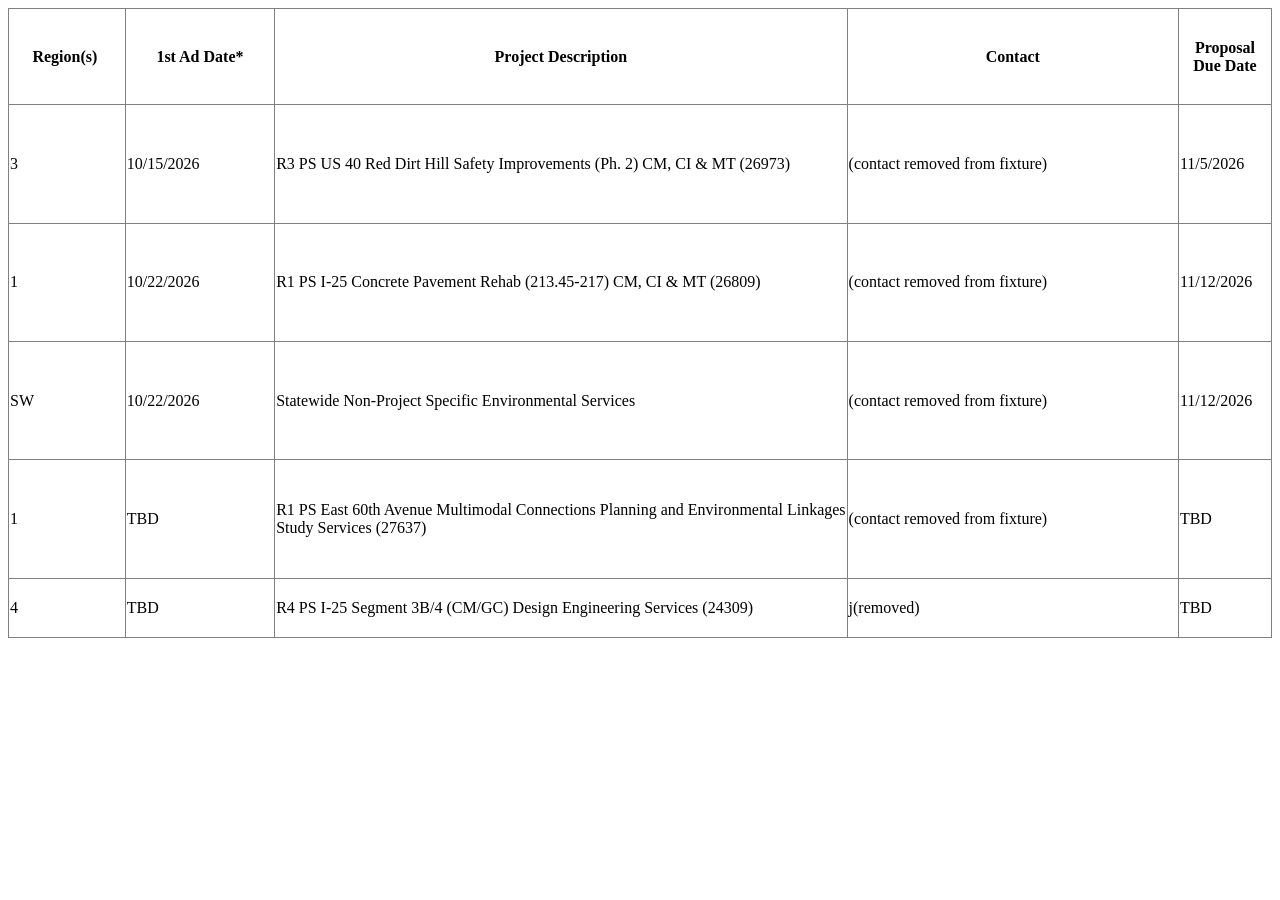
<file: national/test-fixtures/codot.html>
<html><body><table border="1" style="height: 630px; width: 99.9999%; border-collapse: collapse; border-style: solid;"><tr style="height: 25px;">
<th style="width: 9.24259%; height: 25px;">Region(s) </th>
<th style="width: 11.8312%; height: 25px;">1st Ad Date*</th>
<th style="width: 45.324%; height: 25px;">Project Description</th>
<th style="width: 26.2354%; height: 25px;">Contact</th>
<th style="width: 7.36674%; height: 25px;">Proposal Due Date</th>
</tr><tr style="height: 48px;">
<td style="width: 9.24259%; height: 48px;">3</td>
<td style="width: 11.8312%; height: 48px;">10/15/2026</td>
<td style="width: 45.324%; height: 48px;"><span>R3 PS US 40 Red Dirt Hill Safety Improvements (Ph. 2) CM, CI &amp; MT (26973)</span></td>
<td>(contact removed from fixture)</td>
<td style="width: 7.36674%; height: 48px;">11/5/2026</td>
</tr><tr style="height: 48px;">
<td style="width: 9.24259%; height: 48px;">1</td>
<td style="width: 11.8312%; height: 48px;">10/22/2026</td>
<td style="width: 45.324%; height: 48px;"><span>R1 PS I-25 Concrete Pavement Rehab (213.45-217) CM, CI &amp; MT (26809)</span></td>
<td>(contact removed from fixture)</td>
<td style="width: 7.36674%; height: 48px;">11/12/2026</td>
</tr><tr style="height: 48px;">
<td style="width: 9.24259%; height: 48px;">SW</td>
<td style="width: 11.8312%; height: 48px;">10/22/2026</td>
<td style="width: 45.324%; height: 48px;"><span>Statewide Non-Project Specific Environmental Services</span></td>
<td>(contact removed from fixture)</td>
<td style="width: 7.36674%; height: 48px;">11/12/2026</td>
</tr><tr style="height: 48px;">
<td style="width: 9.24259%; height: 48px;">1</td>
<td style="width: 11.8312%; height: 48px;">TBD</td>
<td style="width: 45.324%; height: 48px;"><span style="font-weight: 400;">R1 PS East 60th Avenue Multimodal Connections Planning and Environmental Linkages Study Services (27637)</span></td>
<td>(contact removed from fixture)</td>
<td style="width: 7.36674%; height: 48px;">TBD</td>
</tr><tr style="height: 24px;">
<td style="width: 9.24259%; height: 24px;">4</td>
<td style="width: 11.8312%; height: 24px;">TBD</td>
<td style="width: 45.324%; height: 24px;"><span>R4 PS I-25 Segment 3B/4 (CM/GC) Design Engineering Services (24309)</span></td>
<td style="width: 26.2354%; height: 24px;">j(removed)</td>
<td style="width: 7.36674%; height: 24px;">TBD</td>
</tr></table></body></html>
</file>
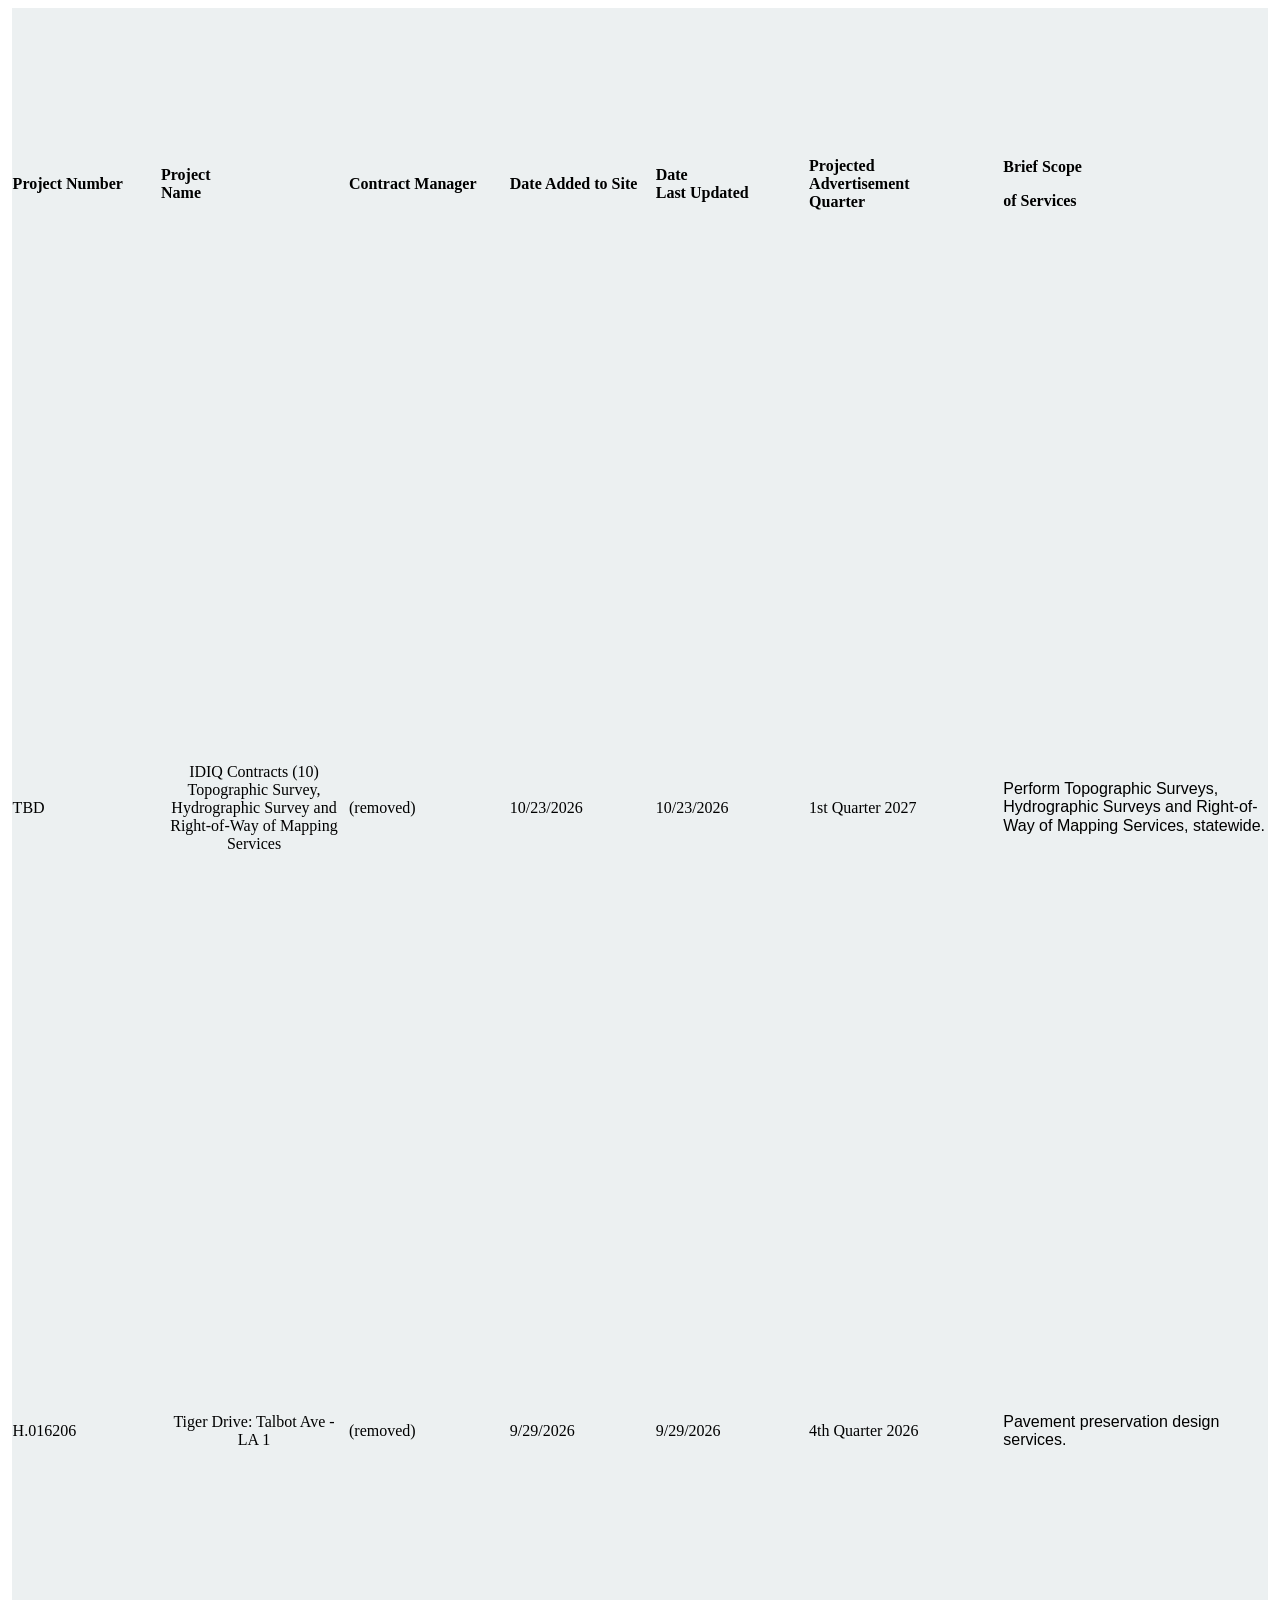
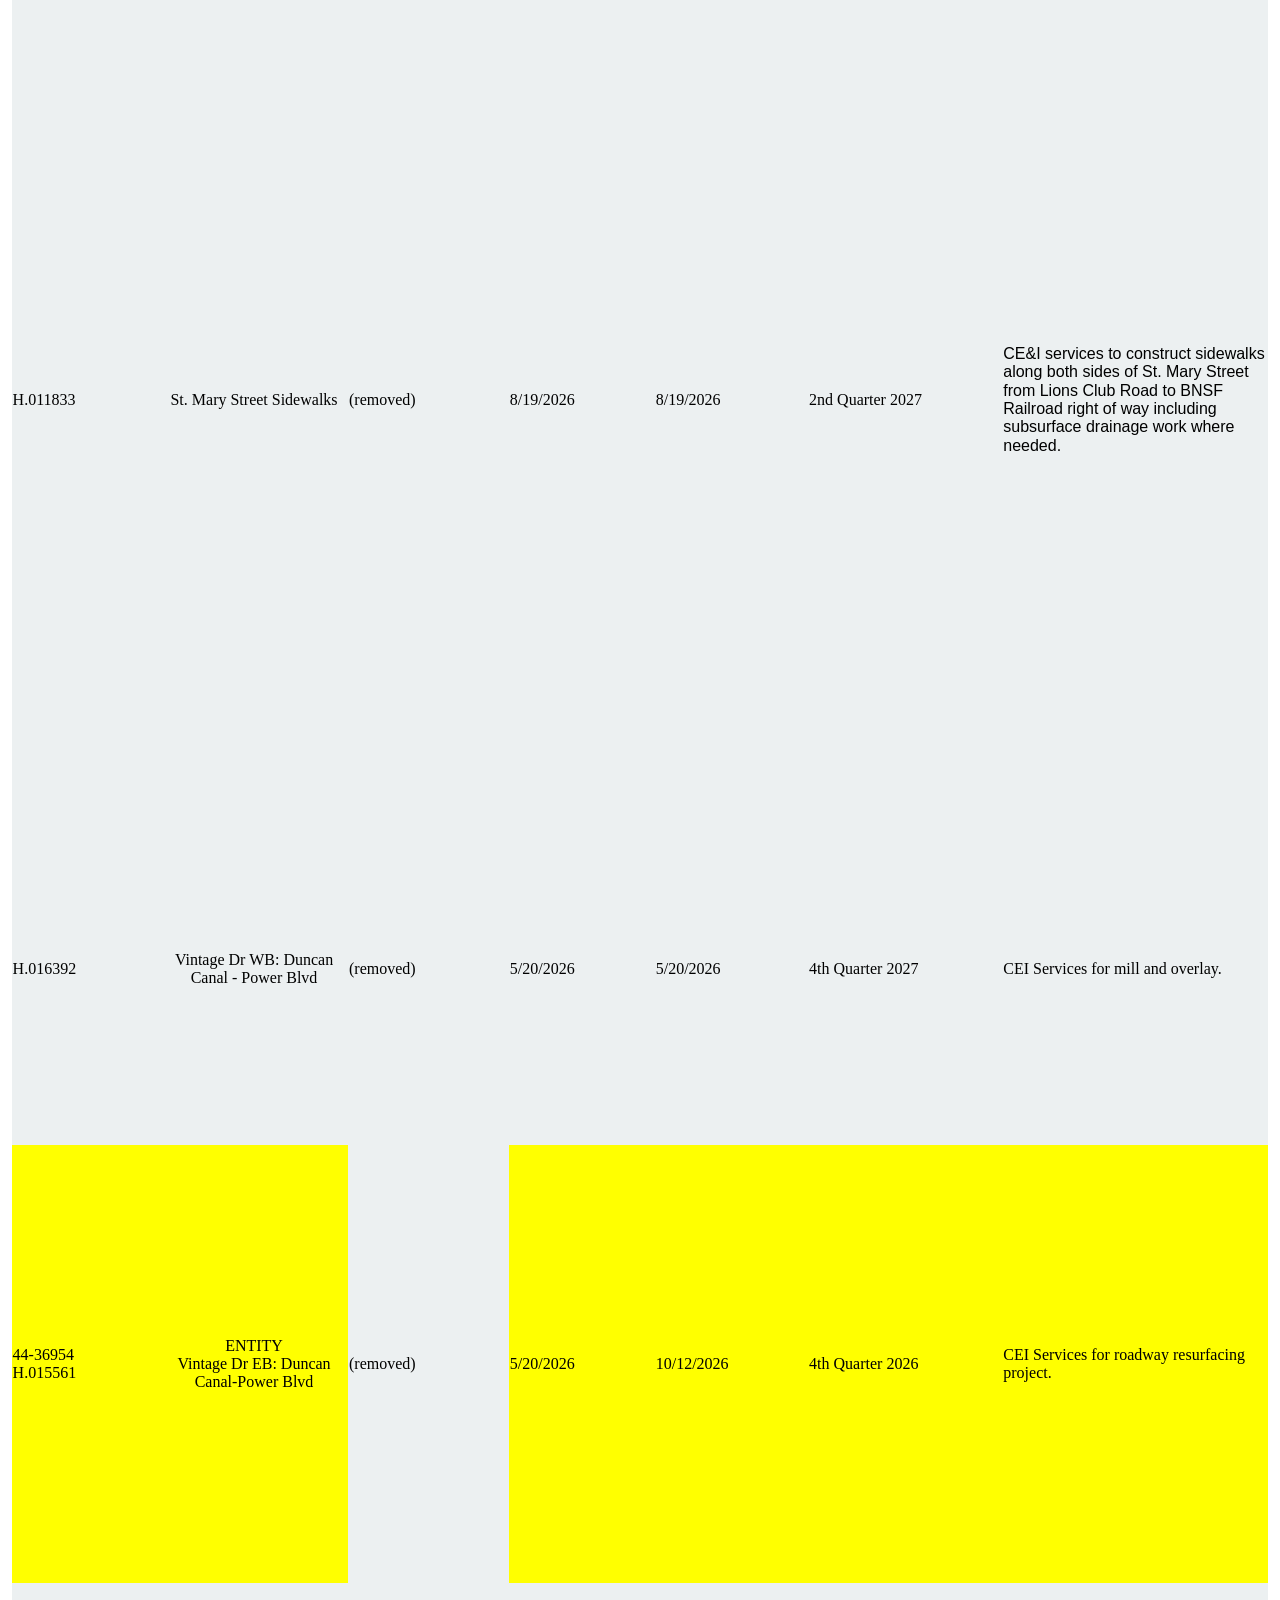
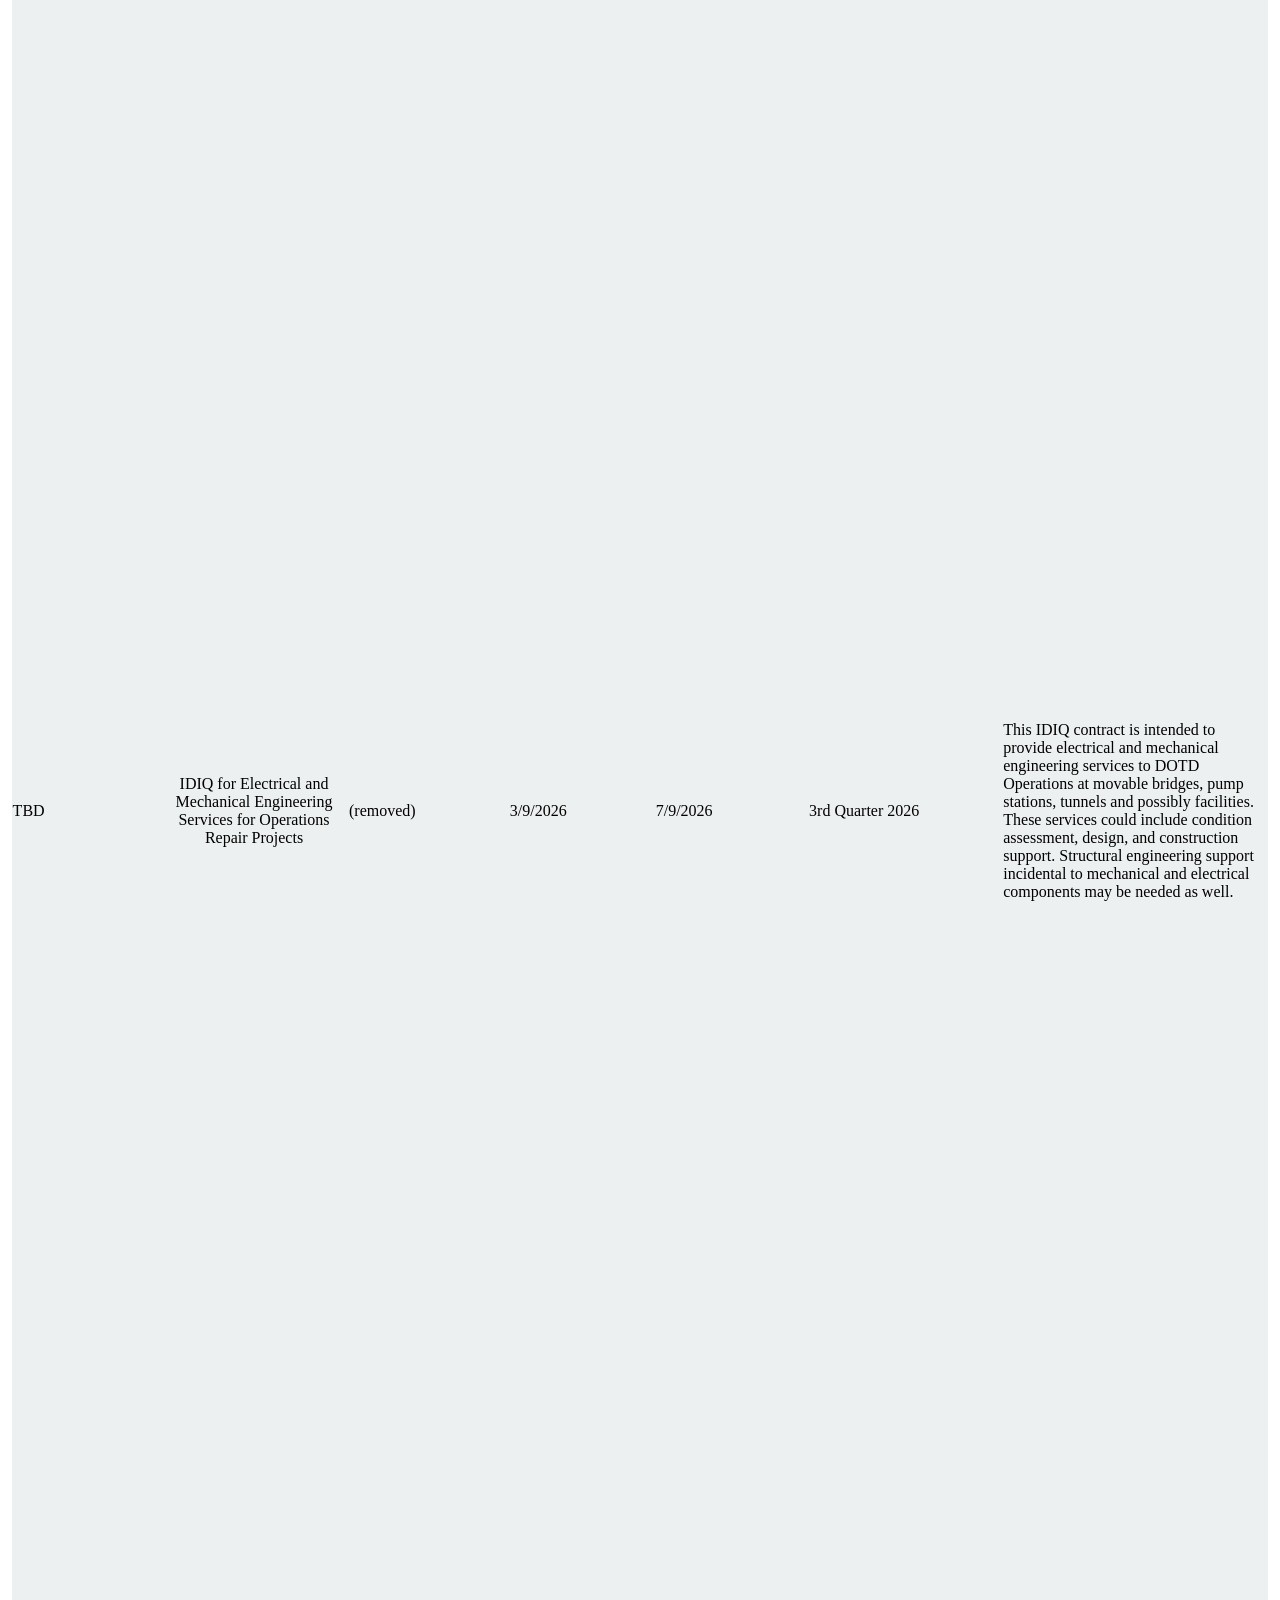
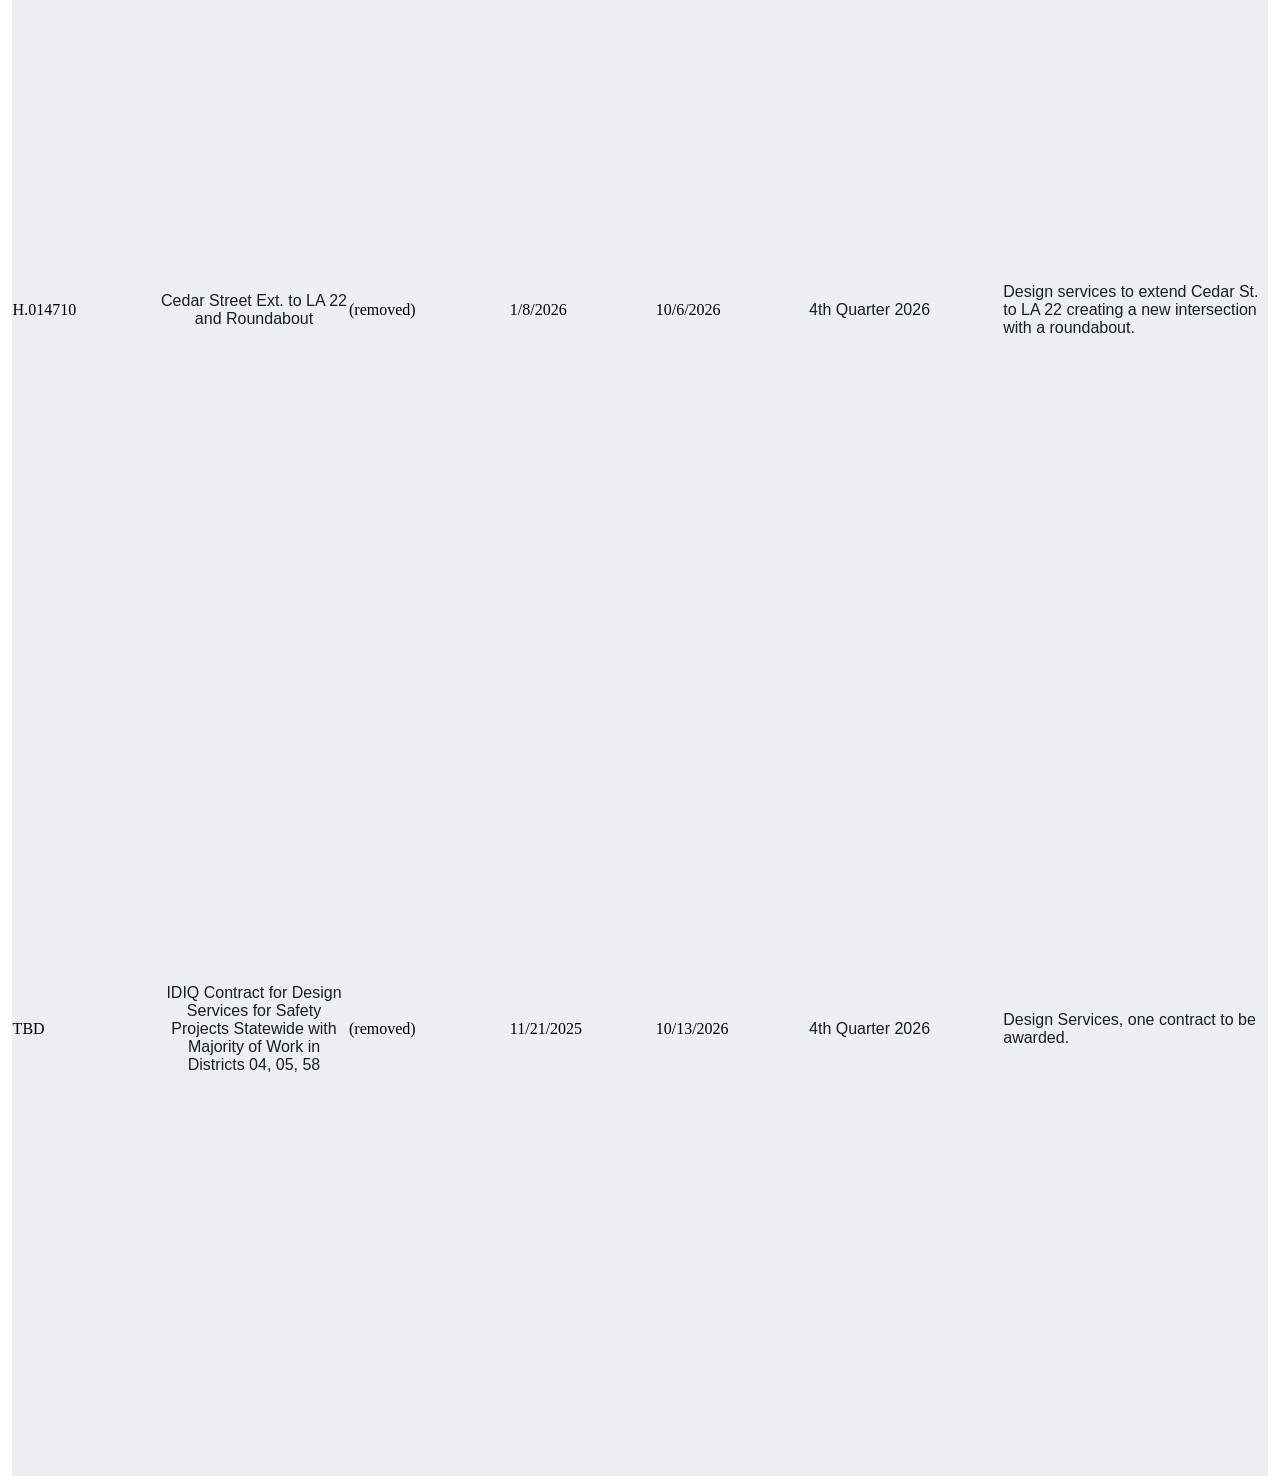
<file: national/test-fixtures/la-dotd.html>
<html><body><table border="0" class="dynamicTable o-table" style="border-collapse: collapse; width: 99.4298%; background-color: rgb(236, 240, 241); border: 0px solid rgb(53, 152, 219); margin-left: auto; margin-right: auto; height: 6267.66px;"><tr style="height: 97px;">
<td style="width: 11.8092%; border-color: rgb(53, 152, 219); height: 97px; text-align: left;">
<div><strong>Project Number</strong></div>
</td>
<td style="width: 14.9583%; border-color: rgb(53, 152, 219); height: 97px; text-align: left;">
<div><strong>Project </strong></div>
<div><strong>Name</strong></div>
</td>
<td style="width: 12.7933%; border-color: rgb(53, 152, 219); height: 97px; text-align: left;">
<div><strong>Contract Manager</strong></div>
</td>
<td style="width: 11.6124%; border-color: rgb(53, 152, 219); height: 97px; text-align: left;">
<div><strong>Date Added to Site</strong></div>
</td>
<td style="width: 12.2028%; border-color: rgb(53, 152, 219); height: 97px; text-align: left;">
<div><strong>Date</strong><br><strong>Last Updated</strong></div>
</td>
<td style="width: 15.4504%; border-color: rgb(53, 152, 219); height: 97px; text-align: left;">
<div><strong>Projected </strong></div>
<div><strong>Advertisement</strong></div>
<div><strong>Quarter</strong></div>
</td>
<td style="width: 21.2566%; border-color: rgb(53, 152, 219); height: 97px; text-align: left;">
<p><strong>Brief Scope</strong></p>
<p><strong>of Services</strong></p>
</td>
</tr><tr style="height: 247.375px;">
<td style="width: 11.8092%; border-color: rgb(53, 152, 219); text-align: left; height: 247.375px;">
<div style="text-align: left;">TBD</div>
</td>
<td style="width: 14.9583%; border-color: rgb(53, 152, 219); text-align: left; height: 247.375px;">
<div style="text-align: center;">IDIQ Contracts (10) Topographic Survey, Hydrographic Survey and Right-of-Way of Mapping Services</div>
</td>
<td>(removed)</td>
<td style="width: 11.6124%; border-color: rgb(53, 152, 219); text-align: left; height: 247.375px;">10/23/2026</td>
<td style="width: 12.2028%; border-color: rgb(53, 152, 219); text-align: left; height: 247.375px;">10/23/2026</td>
<td style="width: 15.4504%; border-color: rgb(53, 152, 219); text-align: left; height: 247.375px;">
<div>1st Quarter 2027</div>
</td>
<td style="width: 21.2566%; border-color: rgb(53, 152, 219); text-align: left; height: 247.375px;">
<p><span style="font-size: 12.0pt; line-height: 115%; font-family: 'Segoe UI',sans-serif; mso-fareast-font-family: Aptos; mso-fareast-theme-font: minor-latin; color: black; mso-ansi-language: EN-US; mso-fareast-language: EN-US; mso-bidi-language: AR-SA;">Perform Topographic Surveys, Hydrographic Surveys and Right-of-Way of Mapping Services, statewide.</span></p>
</td>
</tr><tr style="height: 97px;">
<td style="width: 11.8092%; border-color: rgb(53, 152, 219); text-align: left; height: 97px;">
<div style="text-align: left;">H.016206</div>
</td>
<td style="width: 14.9583%; border-color: rgb(53, 152, 219); text-align: left; height: 97px;">
<div style="text-align: center;">Tiger Drive: Talbot Ave - LA 1</div>
</td>
<td>(removed)</td>
<td style="width: 11.6124%; border-color: rgb(53, 152, 219); text-align: left; height: 97px;">9/29/2026</td>
<td style="width: 12.2028%; border-color: rgb(53, 152, 219); text-align: left; height: 97px;">9/29/2026</td>
<td style="width: 15.4504%; border-color: rgb(53, 152, 219); text-align: left; height: 97px;">
<div>4th Quarter 2026</div>
</td>
<td style="width: 21.2566%; border-color: rgb(53, 152, 219); text-align: left; height: 97px;">
<p><span style="font-size: 12.0pt; line-height: 115%; font-family: 'Segoe UI',sans-serif; mso-fareast-font-family: Aptos; mso-fareast-theme-font: minor-latin; color: black; mso-ansi-language: EN-US; mso-fareast-language: EN-US; mso-bidi-language: AR-SA;">Pavement preservation design services.</span></p>
</td>
</tr><tr style="height: 217px;">
<td style="width: 11.8092%; border-color: rgb(53, 152, 219); text-align: left; height: 217px;">
<div style="text-align: left;">H.011833</div>
</td>
<td style="width: 14.9583%; border-color: rgb(53, 152, 219); text-align: left; height: 217px;">
<div style="text-align: center;">St. Mary Street Sidewalks</div>
</td>
<td>(removed)</td>
<td style="width: 11.6124%; border-color: rgb(53, 152, 219); text-align: left; height: 217px;">8/19/2026</td>
<td style="width: 12.2028%; border-color: rgb(53, 152, 219); text-align: left; height: 217px;">8/19/2026</td>
<td style="width: 15.4504%; border-color: rgb(53, 152, 219); text-align: left; height: 217px;">
<div>2nd Quarter 2027</div>
</td>
<td style="width: 21.2566%; border-color: rgb(53, 152, 219); text-align: left; height: 217px;">
<p><span style="font-size: 12.0pt; line-height: 115%; font-family: 'Segoe UI',sans-serif; mso-fareast-font-family: Aptos; mso-fareast-theme-font: minor-latin; color: black; mso-ansi-language: EN-US; mso-fareast-language: EN-US; mso-bidi-language: AR-SA;">CE&amp;I services to construct sidewalks along both sides of St. Mary Street from Lions Club Road to BNSF Railroad right of way including subsurface drainage work where needed.</span></p>
</td>
</tr><tr style="height: 97px;">
<td style="width: 11.8092%; border-color: rgb(53, 152, 219); text-align: center; height: 97px;">
<div style="text-align: left;">H.016392</div>
</td>
<td style="width: 14.9583%; border-color: rgb(53, 152, 219); text-align: center; height: 97px;">
<div>Vintage Dr WB: Duncan Canal - Power Blvd</div>
</td>
<td>(removed)</td>
<td style="width: 11.6124%; border-color: rgb(53, 152, 219); text-align: left; height: 97px;">
<div>5/20/2026</div>
</td>
<td style="width: 12.2028%; border-color: rgb(53, 152, 219); text-align: left; height: 97px;">5/20/2026</td>
<td style="width: 15.4504%; border-color: rgb(53, 152, 219); text-align: left; height: 97px;">4th Quarter 2027</td>
<td style="width: 21.2566%; border-color: rgb(53, 152, 219); text-align: left; height: 97px;">
<p>CEI Services for mill and overlay.</p>
</td>
</tr><tr style="height: 121px;">
<td style="width: 11.8092%; border-color: rgb(53, 152, 219); text-align: center; height: 121px; background-color: yellow;">
<div style="text-align: left;">44-36954</div>
<div style="text-align: left;">H.015561</div>
</td>
<td style="width: 14.9583%; border-color: rgb(53, 152, 219); text-align: center; height: 121px; background-color: yellow;">
<div>ENTITY</div>
<div>Vintage Dr EB: Duncan Canal-Power Blvd</div>
</td>
<td>(removed)</td>
<td style="width: 11.6124%; border-color: rgb(53, 152, 219); text-align: left; height: 121px; background-color: yellow;">
<div>5/20/2026</div>
</td>
<td style="width: 12.2028%; border-color: rgb(53, 152, 219); text-align: left; height: 121px; background-color: yellow;">
<div>10/12/2026</div>
</td>
<td style="width: 15.4504%; border-color: rgb(53, 152, 219); text-align: left; height: 121px; background-color: yellow;">4th Quarter 2026</td>
<td style="width: 21.2566%; border-color: rgb(53, 152, 219); text-align: left; height: 121px; background-color: yellow;">
<p>CEI Services for roadway resurfacing project.</p>
</td>
</tr><tr style="height: 457px;">
<td style="width: 11.8092%; border-color: rgb(53, 152, 219); text-align: left; height: 457px;">
<div>TBD</div>
</td>
<td style="width: 14.9583%; border-color: rgb(53, 152, 219); text-align: center; height: 457px;">
<p>IDIQ for Electrical and Mechanical Engineering Services for Operations Repair Projects</p>
</td>
<td>(removed)</td>
<td style="width: 11.6124%; border-color: rgb(53, 152, 219); text-align: left; height: 457px;">
<div>3/9/2026</div>
</td>
<td style="width: 12.2028%; border-color: rgb(53, 152, 219); text-align: left; height: 457px;">
<div>7/9/2026</div>
</td>
<td style="width: 15.4504%; border-color: rgb(53, 152, 219); text-align: left; height: 457px;">3rd Quarter 2026</td>
<td style="width: 21.2566%; border-color: rgb(53, 152, 219); text-align: left; height: 457px;">
<p>This IDIQ contract is intended to provide electrical and mechanical engineering services to DOTD Operations at movable bridges, pump stations, tunnels and possibly facilities. These services could include condition assessment, design, and construction support. Structural engineering support incidental to mechanical and electrical components may be needed as well.</p>
</td>
</tr><tr style="height: 150px;">
<td style="width: 11.8092%; height: 150px;">H.014710</td>
<td style="width: 14.9583%; height: 150px;">
<p style="text-align: center;"><span style="font-size: 12.0pt; font-family: 'Arial',sans-serif; mso-fareast-font-family: Calibri; mso-fareast-theme-font: minor-latin; color: #181f20; mso-ansi-language: EN-US; mso-fareast-language: EN-US; mso-bidi-language: AR-SA;">Cedar Street Ext. to LA 22 and Roundabout</span></p>
</td>
<td>(removed)</td>
<td style="width: 11.6124%; height: 150px;">1/8/2026</td>
<td style="width: 12.2028%; height: 150px;">10/6/2026</td>
<td style="width: 15.4504%; height: 150px;"><span style="font-size: 12.0pt; font-family: 'Arial',sans-serif; mso-fareast-font-family: Calibri; mso-fareast-theme-font: minor-latin; color: #181f20; mso-ansi-language: EN-US; mso-fareast-language: EN-US; mso-bidi-language: AR-SA;">4th Quarter 2026</span></td>
<td style="width: 21.2566%; height: 150px;"><span style="font-size: 12.0pt; font-family: 'Arial',sans-serif; mso-fareast-font-family: Calibri; mso-fareast-theme-font: minor-latin; color: #181f20; mso-ansi-language: EN-US; mso-fareast-language: EN-US; mso-bidi-language: AR-SA;">Design services to extend Cedar St. to LA 22 creating a new intersection with a roundabout.</span></td>
</tr><tr style="height: 246.641px;">
<td style="width: 11.8092%; height: 246.641px;">
<p>TBD</p>
</td>
<td style="width: 14.9583%; height: 246.641px;">
<p style="text-align: center;"><span style="font-size: 12.0pt; font-family: 'Arial',sans-serif; mso-fareast-font-family: Calibri; mso-fareast-theme-font: minor-latin; color: #181f20; mso-ansi-language: EN-US; mso-fareast-language: EN-US; mso-bidi-language: AR-SA;">IDIQ Contract for Design Services for Safety Projects Statewide with Majority of Work in Districts 04, 05, 58</span></p>
</td>
<td>(removed)</td>
<td style="width: 11.6124%; height: 246.641px;">11/21/2025</td>
<td style="width: 12.2028%; height: 246.641px;">10/13/2026</td>
<td style="width: 15.4504%; height: 246.641px;"><span style="font-size: 12.0pt; font-family: 'Arial',sans-serif; mso-fareast-font-family: Calibri; mso-fareast-theme-font: minor-latin; color: #181f20; mso-ansi-language: EN-US; mso-fareast-language: EN-US; mso-bidi-language: AR-SA;">4th Quarter 2026</span></td>
<td style="width: 21.2566%; height: 246.641px;"><span style="font-size: 12.0pt; font-family: 'Arial',sans-serif; mso-fareast-font-family: Calibri; mso-fareast-theme-font: minor-latin; color: #181f20; mso-ansi-language: EN-US; mso-fareast-language: EN-US; mso-bidi-language: AR-SA;">Design Services, one contract to be awarded.</span></td>
</tr></table></body></html>
</file>
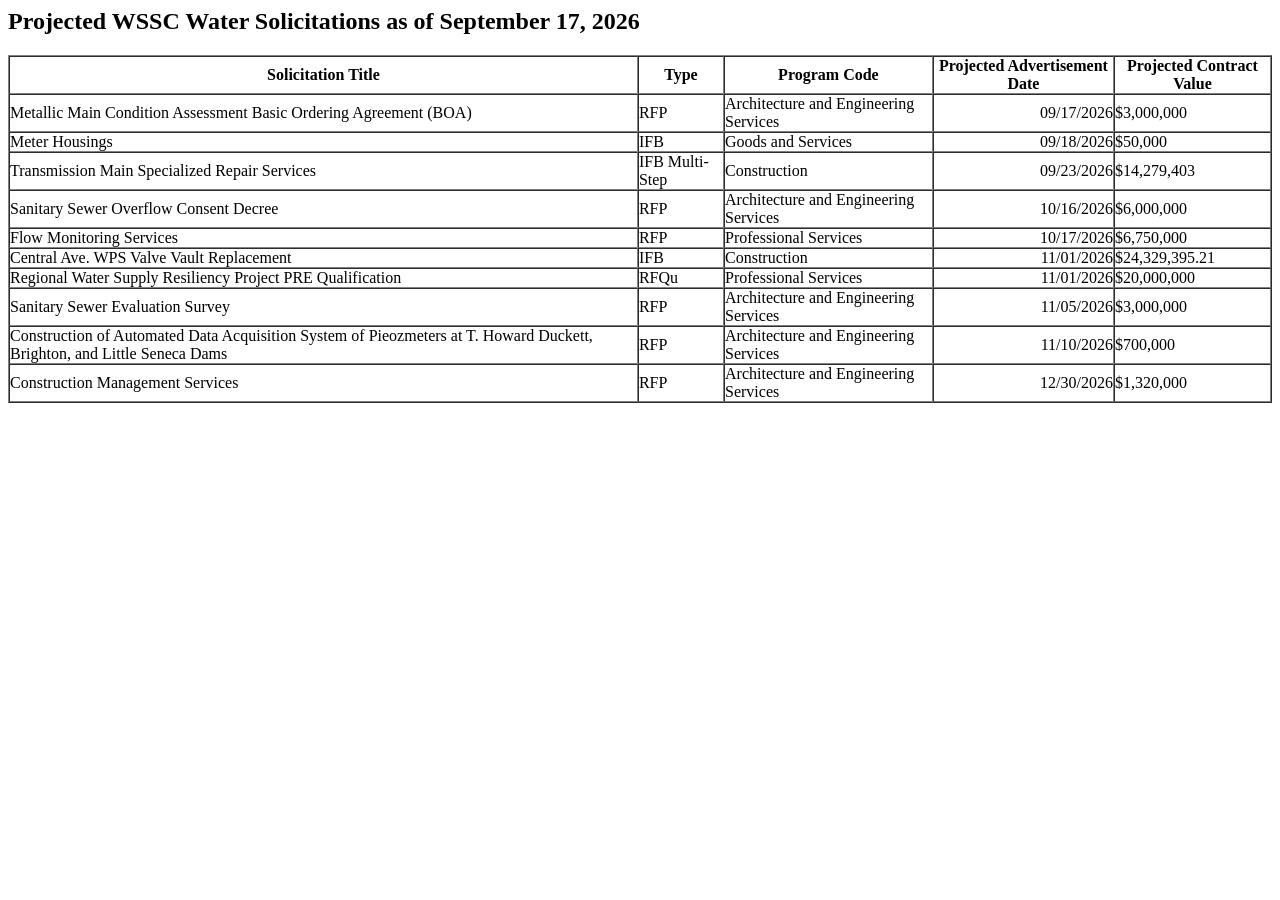
<file: national/test-fixtures/wssc.html>
<html><body><h2>Projected WSSC Water Solicitations as of September 17, 2026</h2><table class="table" style="width:100%;" cellspacing="0" cellpadding="0" border="1" summary="WSSC Water Projected Solicitation List is for informational purposes only and may be revised at any time without notice."><tr style="font-size:16px;"><th style="color:black;" scope="col"><strong>Solicitation Title</strong></th><th style="color:black;" scope="col"><strong>Type</strong></th><th style="color:black;" scope="col"><strong>Program Code</strong></th><th style="color:black;" scope="col"><strong>Projected Advertisement Date</strong></th><th style="color:black;" scope="col"><strong>Projected Contract Value</strong></th></tr><tr style="color:black;text-align:left;"><th style="background-color:white;font-weight:normal;" scope="row">Metallic Main Condition Assessment Basic Ordering Agreement (BOA)</th><td>RFP</td><td>Architecture and Engineering Services</td><td style="text-align:right;">09/17/2026</td><td>$3,000,000</td></tr><tr style="color:black;text-align:left;"><th style="background-color:white;font-weight:normal;" scope="row">Meter Housings</th><td>IFB</td><td>Goods and Services</td><td style="text-align:right;">09/18/2026</td><td>$50,000</td></tr><tr style="color:black;text-align:left;"><th style="background-color:white;font-weight:normal;" scope="row">Transmission Main Specialized Repair Services</th><td>IFB Multi-Step</td><td>Construction</td><td style="text-align:right;">09/23/2026</td><td>$14,279,403</td></tr><tr style="color:black;text-align:left;"><th style="background-color:white;font-weight:normal;" scope="row">Sanitary Sewer Overflow Consent Decree</th><td>RFP</td><td>Architecture and Engineering Services</td><td style="text-align:right;">10/16/2026</td><td>$6,000,000</td></tr><tr style="color:black;text-align:left;"><th style="background-color:white;font-weight:normal;" scope="row">Flow Monitoring Services</th><td>RFP</td><td>Professional Services</td><td style="text-align:right;">10/17/2026</td><td>$6,750,000</td></tr><tr style="color:black;text-align:left;"><th style="background-color:white;font-weight:normal;" scope="row">Central Ave. WPS Valve Vault Replacement</th><td>IFB</td><td>Construction</td><td style="text-align:right;">11/01/2026</td><td>$24,329,395.21</td></tr><tr style="color:black;text-align:left;"><th style="background-color:white;font-weight:normal;" scope="row">Regional Water Supply Resiliency Project PRE Qualification</th><td>RFQu</td><td>Professional Services</td><td style="text-align:right;">11/01/2026</td><td>$20,000,000</td></tr><tr style="color:black;text-align:left;"><th style="background-color:white;font-weight:normal;" scope="row">Sanitary Sewer Evaluation Survey</th><td>RFP</td><td>Architecture and Engineering Services</td><td style="text-align:right;">11/05/2026</td><td>$3,000,000</td></tr><tr style="color:black;text-align:left;"><th style="background-color:white;font-weight:normal;" scope="row">Construction of Automated Data Acquisition System of Pieozmeters at T. Howard Duckett, Brighton, and Little Seneca Dams</th><td>RFP</td><td>Architecture and Engineering Services</td><td style="text-align:right;">11/10/2026</td><td>$700,000</td></tr><tr style="color:black;text-align:left;"><th style="background-color:white;font-weight:normal;" scope="row">Construction Management Services</th><td>RFP</td><td>Architecture and Engineering Services</td><td style="text-align:right;">12/30/2026</td><td>$1,320,000</td></tr></table></body></html>
</file>
<file: shared/shell.css>
/* Home / back-to-main button (all tool pages) */
.homebtn{display:inline-flex;align-items:center;gap:4px;min-height:44px;padding:0 14px;margin:0 12px 6px 0;border-radius:22px;background:rgba(255,255,255,.14);border:1px solid rgba(255,255,255,.35);color:inherit;font:600 15px/1 system-ui,-apple-system,sans-serif;text-decoration:none;vertical-align:middle;-webkit-tap-highlight-color:transparent}
.homebtn:hover,.homebtn:focus-visible{background:rgba(255,255,255,.26);outline:none}
@media (max-width:700px){header{padding-left:max(12px,env(safe-area-inset-left))!important}
.homebtn{margin:max(2px,env(safe-area-inset-top)) 0 8px 0;display:flex;width:max-content}}
@media print{.homebtn{display:none}}
.throw [data-theme-set]{min-height:44px;padding:0 12px}
.throw [data-theme-set].on{font-weight:700;box-shadow:inset 0 0 0 2px currentColor}

/* ===== Radar 2.0 shell (shared/shell.js). Layout only: each app's style.css sets its own colors and accent. ===== */
/* Slim header: Home, app name, freshness, Day / Night / Auto */
.shell-head{display:flex;flex-wrap:wrap;align-items:center;gap:2px 12px}
.shell-head h1{margin:0}
.shell-head .throw{display:flex;gap:4px;align-items:center;margin:0 0 0 auto;padding:0;border:0}
.shell-head .throw [data-theme-set]{border-radius:10px;border:1px solid var(--line);background:var(--panel);color:var(--ink);font-size:13px;font-weight:600;cursor:pointer}
.shell-head .throw [data-theme-set].on{border-color:var(--acc);color:var(--acc);box-shadow:none}
/* Filters drawer from the right, at every width */
.shell .shell-scrim{position:fixed;inset:0;z-index:44;background:rgba(0,0,0,.45)}
.shell .shell-drawer{position:fixed;top:0;right:0;bottom:0;z-index:45;width:min(480px,92vw);margin:0;overflow-y:auto;-webkit-overflow-scrolling:touch;padding:calc(10px + env(safe-area-inset-top)) calc(14px + env(safe-area-inset-right)) calc(24px + env(safe-area-inset-bottom)) 14px;background:var(--panel);border:0;border-left:1px solid var(--line);border-radius:0;box-shadow:-8px 0 24px rgba(0,0,0,.25)}
.shell .shell-drawer .drawhead{display:flex;align-items:center;justify-content:space-between;gap:8px;position:sticky;top:-10px;z-index:1;background:var(--panel);padding:4px 0}
/* Two columns on desktop (primary ~60%, side ~40%); stacked on a phone in source order */
.shell-cols{display:flex;flex-direction:column;gap:8px}
.shell-primary{min-width:0}
.shell-noloc{display:inline-flex;align-items:center;min-height:30px;padding:0 10px;border-radius:15px;border:1px dashed var(--line);color:var(--dim);font-size:12.5px}
.shell-noloc[hidden]{display:none}
.shell-mapfail{margin:8px 0;padding:10px 12px;border:1px dashed var(--line);border-radius:12px;color:var(--dim);font-size:14px}
@media (min-width: 1024px) {
  .shell-head .throw [data-theme-set]{min-height:36px;padding:0 10px}
  .shell-cols{display:grid;grid-template-columns:minmax(0,3fr) minmax(0,2fr);gap:16px;align-items:start}
  .shell-cols > .shell-primary{grid-column:1;grid-row:1}
  .shell-cols > .shell-side{grid-column:2;grid-row:1;position:sticky;top:8px;max-height:calc(100vh - var(--tabs-h, 64px) - 24px);overflow-y:auto;min-width:0}
  .shell-cols.shell-has-detail > .shell-side{display:none}
  .shell-cols > .sheet.shell-docked{grid-column:2;grid-row:1;position:sticky;inset:auto;top:8px;display:block;z-index:auto;max-height:calc(100vh - var(--tabs-h, 64px) - 24px);overflow-y:auto;min-width:0}
  .shell-cols > .sheet.shell-docked .sheet-bg{display:none}
  .shell-cols > .sheet.shell-docked .sheet-card{position:static;width:auto;max-width:none;max-height:none;margin:0;border:1px solid var(--line);border-radius:12px;box-shadow:none}
}

/* Pursuits header and the Weekly list sheet (shared/weekly.js), moved from national/style.css */
.purhead{display:flex;flex-wrap:wrap;align-items:center;justify-content:space-between;gap:8px}.purhead h2{margin:8px 0;font-size:20px}
.purbtns{display:flex;gap:8px;flex-wrap:wrap}
.purcap{display:flex;flex-wrap:wrap;gap:6px;margin-top:6px}.purnotes{margin:6px 0 0;white-space:pre-wrap}
.tabs button{position:relative}.tabbadge{position:absolute;top:6px;right:calc(50% - 40px);min-width:16px;padding:0 4px;border-radius:999px;background:#fbbf24;color:#111;font-size:10px;line-height:16px}.tabbadge[hidden]{display:none}
.purlink{display:inline-flex;align-items:center;min-height:36px;font-size:13px;color:var(--acc);margin-top:4px}
/* v5.4 Weekly list sheet: always white and readable, whatever the app theme */
.wk-sheet{position:fixed;inset:0;z-index:1000;background:#fff;color:#111;overflow-y:auto;-webkit-overflow-scrolling:touch;color-scheme:light}
.wk-sheet[hidden]{display:none}
.wk-bar{position:sticky;top:0;background:#f3f4f6;border-bottom:1px solid #d1d5db;padding:calc(8px + env(safe-area-inset-top)) 12px 8px;display:flex;flex-wrap:wrap;align-items:center;gap:8px}
.wk-bt{flex:1;font-size:17px;color:#111}.wk-acts{display:flex;flex-wrap:wrap;gap:8px;width:100%}
.wk-btn{min-height:44px;padding:0 14px;border-radius:10px;border:1px solid #9ca3af;background:#fff;color:#111;font:600 15px/1 -apple-system,system-ui,sans-serif;cursor:pointer}
.wk-btn.pri{background:#1d4ed8;border-color:#1d4ed8;color:#fff}.wk-hint{margin:0;width:100%;font-size:13px;color:#374151}.wk-hint:empty{display:none}
.wk-doc{padding:12px 16px calc(24px + env(safe-area-inset-bottom));max-width:820px;margin:0 auto}
.wk-doc .wk-title{font-size:20px;margin:0 0 8px;color:#111}.wk-doc .wk-h{font-size:16px;margin:16px 0 6px;border-bottom:2px solid #111;padding-bottom:2px;color:#111}
.wk-doc .wk-l{margin:0;padding-left:22px}.wk-doc .wk-i{margin:0 0 10px;padding:6px 8px;border:1px solid #999;border-left:4px solid #111;break-inside:avoid;page-break-inside:avoid;color:#111}
.wk-doc .wk-i.overdue{border-left-color:#b91c1c}.wk-doc .wk-i.soon{border-left-color:#b45309}.wk-doc .wk-t{font-weight:700}.wk-doc .wk-w,.wk-doc .wk-u{color:#333;font-size:13px}.wk-doc .wk-u{word-break:break-all}
.wk-doc .wk-m{display:flex;flex-wrap:wrap;gap:4px 16px}.wk-doc .wk-notes{white-space:pre-wrap}.wk-doc .wk-e{color:#333}
body.wk-open{overflow:hidden}
@media print{
  body.print-weekly>*:not(#weekly){display:none!important}
  body.print-weekly{background:#fff!important;color:#000!important;overflow:visible!important}
  body.print-weekly #weekly{position:static!important;display:block!important;overflow:visible!important;inset:auto;height:auto}
  body.print-weekly .wk-bar{display:none!important}
  body.print-weekly .wk-doc{padding:0;max-width:none}
}

/* Removable filter tags and saved filter sets (shared/filters.js), moved from national/style.css */
.ftags{display:flex;flex-wrap:wrap;gap:6px;align-items:center;margin:0 0 8px}.ftags[hidden]{display:none}
.ftag{display:inline-flex;align-items:center;gap:6px;min-height:30px;padding:0 10px;border-radius:15px;border:1px solid var(--acc);background:color-mix(in srgb,var(--acc) 10%,var(--panel));color:var(--ink);font-size:12.5px;cursor:pointer}
.ftag span{font-size:15px;line-height:1;color:var(--dim)}.ftclear{min-height:30px;font-size:12.5px}
.fsets{display:flex;flex-wrap:wrap;gap:6px;margin:0 0 6px}.fset{display:inline-flex;align-items:center}
.fsdel{min-width:32px;min-height:34px;border:1px solid var(--line);border-left:0;border-radius:0 17px 17px 0;background:var(--panel2);color:var(--dim);font-size:16px;cursor:pointer}
.fset .chip{border-top-right-radius:0;border-bottom-right-radius:0}
.fsrow{display:flex;gap:6px;margin-bottom:10px}.fsrow input{flex:1;min-width:0;min-height:38px;padding:0 10px;border-radius:10px;border:1px solid var(--line);background:var(--bg);color:var(--ink);font-size:14px}
</file>
<file: national/style.css>
/* National Radar: dark navy look. System fonts only. 44px+ touch targets for iPhone. */
:root{--bg:#0a1020;--panel:#111a30;--panel2:#18243f;--line:#27375a;--ink:#e8eefc;--dim:#9fb0d0;--acc:#7cb7ff;--ok:#34d399;--warn:#fbbf24;--bad:#fb7185;--tabs-h:64px;--map-bg:#070c19;--map-land:#16233f;--map-edge:#33466f;--map-shade:#7cb7ff}
*{box-sizing:border-box}
html{touch-action:manipulation;-webkit-tap-highlight-color:transparent;-webkit-text-size-adjust:100%;max-width:100%;overflow-x:hidden}
body{margin:0;background:var(--bg);color:var(--ink);font:16px/1.45 -apple-system,BlinkMacSystemFont,system-ui,sans-serif;padding-bottom:calc(var(--tabs-h) + env(safe-area-inset-bottom) + 12px);max-width:100%;overflow-x:hidden}
[hidden]{display:none!important}
button,input,select{font:inherit;color:inherit}
a{color:var(--acc)}
.top{padding:calc(6px + env(safe-area-inset-top)) calc(14px + env(safe-area-inset-right)) 6px calc(14px + env(safe-area-inset-left));background:linear-gradient(180deg,#0f1c3a,var(--bg))}
.top .homebtn{background:rgba(124,183,255,.12);border-color:rgba(124,183,255,.4);color:var(--ink);margin:0 12px 0 0}
.top-l{display:flex;align-items:center;flex-wrap:wrap;gap:4px}
h1{margin:0;font-size:22px;letter-spacing:.02em}
.fresh{display:flex;gap:8px;align-items:flex-start;font-size:12.5px;color:var(--dim);margin:4px 0 2px}
.dot{flex:none;width:10px;height:10px;border-radius:50%;background:#64748b;margin-top:5px}
.dot.ok{background:var(--ok);box-shadow:0 0 8px var(--ok)}.dot.warn{background:var(--warn);box-shadow:0 0 8px var(--warn)}.dot.bad{background:var(--bad)}
.banner{margin:4px calc(14px + env(safe-area-inset-right)) 6px calc(14px + env(safe-area-inset-left));padding:10px 12px;border:1px solid var(--line);border-left:4px solid var(--acc);border-radius:12px;background:var(--panel);font-size:14px}
.banner p{margin:0 0 4px}
.linkbtn{min-height:44px;background:none;border:0;color:var(--acc);font-weight:600;padding:0;cursor:pointer;text-align:left}
#how{font-size:13.5px;color:var(--ink)}#how p{margin:8px 0}
.btn{min-height:44px;padding:0 14px;border-radius:22px;border:1px solid var(--line);background:var(--panel2);cursor:pointer;font-weight:600;font-size:14px}
.btn:active{background:#223458}
.btn.small{padding:0 12px;font-size:13px}
.btn.wide{display:block;width:calc(100% - 28px);margin:12px 14px}
.btn[disabled]{opacity:.5}
.scopes{display:flex;gap:8px;overflow-x:auto;padding:4px calc(14px + env(safe-area-inset-right)) 6px calc(14px + env(safe-area-inset-left));-webkit-overflow-scrolling:touch}
.scope{flex:none;min-height:48px;padding:4px 14px;border-radius:14px;border:1px solid var(--line);background:var(--panel);text-align:left;cursor:pointer;line-height:1.15}
.scope b{display:block;font-size:19px;color:var(--acc)}.scope span{font-size:12px;color:var(--dim);white-space:nowrap}
.scope.on{background:rgba(124,183,255,.18);border-color:var(--acc)}.scope.on span{color:var(--ink)}
.kpis{display:flex;gap:8px;overflow-x:auto;padding:2px calc(14px + env(safe-area-inset-right)) 8px calc(14px + env(safe-area-inset-left));-webkit-overflow-scrolling:touch}
.kpi{flex:none;min-width:108px;background:var(--panel);border:1px solid var(--line);border-radius:12px;padding:8px 12px}
.kpi b{display:block;font-size:20px;line-height:1.15;color:var(--ink)}.kpi span{font-size:12px;color:var(--dim)}
.filters{padding:4px calc(14px + env(safe-area-inset-right)) 8px calc(14px + env(safe-area-inset-left))}
#q{flex:1;min-width:0;min-height:46px;border-radius:12px;border:1px solid var(--line);background:var(--panel);padding:0 14px;font-size:16px}
#q:focus{outline:2px solid var(--acc);outline-offset:1px}
.row{display:flex;gap:8px;margin-bottom:6px}
.chips{display:flex;flex-wrap:wrap;gap:8px}
.chip{flex:none;min-height:44px;display:inline-flex;align-items:center;gap:6px;padding:0 14px;border-radius:22px;border:1px solid var(--line);background:var(--panel);font-size:14px;cursor:pointer;white-space:nowrap}
.chip.on{background:rgba(124,183,255,.2);border-color:var(--acc);color:#fff}
.chip small{color:var(--dim)}
#adv h3{margin:14px 0 6px;font-size:14px;color:var(--dim);font-weight:600}.hint{font-weight:400;font-size:12px;color:var(--dim)}
.active{margin-top:6px;font-size:13px;color:var(--warn)}
.view{padding:0 0 8px}
.sec{margin:16px calc(14px + env(safe-area-inset-right)) 8px calc(14px + env(safe-area-inset-left));font-size:17px}
.note{margin:6px calc(14px + env(safe-area-inset-right)) 0 calc(14px + env(safe-area-inset-left));font-size:13px;color:var(--dim)}
.mapwrap{position:relative;margin:0;border-top:1px solid var(--line);border-bottom:1px solid var(--line);background:var(--map-bg);overflow:hidden}
#usmap{display:block;width:100%;height:auto;max-height:70vh}
.st{fill:var(--map-land);stroke:var(--map-edge);stroke-width:.8;stroke-linejoin:round;cursor:pointer;vector-effect:non-scaling-stroke}
.st.shd{fill:color-mix(in srgb,var(--map-shade) calc(var(--shade-a) * 100%),var(--map-land))}
.st.dim,.mkg.dim,.lead.dim{opacity:.4}
.lead line{stroke:var(--dim);stroke-width:1;vector-effect:non-scaling-stroke}.lead circle{fill:var(--dim)}
.cot{fill:var(--ink);font:700 11px system-ui,-apple-system,sans-serif;text-anchor:end;pointer-events:none;paint-order:stroke;stroke:var(--map-bg);stroke-width:3px}
.mkg{cursor:pointer;outline:none}.mkg:focus-visible .mk{stroke:var(--acc);stroke-width:4}
#usmap.zoomed{cursor:grab;touch-action:none}#usmap.dragging{cursor:grabbing}
.maptools{display:flex;flex-wrap:wrap;align-items:center;gap:6px;padding:8px 14px 4px}.maptools .zbtns{display:inline-flex;gap:6px;margin-left:auto}
.maptools .chip{min-height:40px}.maptools .chip:disabled{opacity:.45;cursor:default}
.selbar{display:flex;flex-wrap:wrap;align-items:center;gap:6px 10px;padding:4px 14px 6px;font-size:13.5px;min-height:40px}
.nonechip{padding:0 14px 6px}.nonechip:empty{display:none}
.mapwrap.astable #usmap,.mapwrap.astable .legd{display:none}
.maptip{position:absolute;z-index:5;pointer-events:none;display:flex;flex-direction:column;gap:2px;max-width:280px;padding:8px 10px;border-radius:10px;border:1px solid var(--line);background:var(--panel);color:var(--ink);font-size:12.5px;line-height:1.35;box-shadow:0 6px 18px rgba(0,0,0,.28)}
.maptip[hidden]{display:none}
.maptable{padding:4px 14px;overflow-x:auto}.maptable table{width:100%;border-collapse:collapse;font-size:14px}.maptable caption{text-align:left;padding:4px 0 6px}
.maptable th,.maptable td{text-align:left;padding:4px 8px;border-bottom:1px solid var(--line)}.maptable tr.on td{background:color-mix(in srgb,var(--acc) 14%,transparent)}
.maptable .tsel{background:none;border:0;padding:0;min-height:40px;color:var(--acc);font:inherit;font-weight:600;cursor:pointer;text-align:left}
.st.sel{stroke:var(--acc);stroke-width:2}
.bub{fill:rgba(124,183,255,.35);stroke:#9fd0ff;stroke-width:1.6;cursor:pointer}
.bub.cnt{fill:rgba(251,191,36,.28);stroke:var(--warn)}
.bubt{fill:#fff;font:700 13px system-ui,sans-serif;text-anchor:middle;pointer-events:none;paint-order:stroke;stroke:#0a1020;stroke-width:3px}
.pin{fill:var(--bad);stroke:#fff;stroke-width:1.4;cursor:pointer}
.legend{display:flex;flex-wrap:wrap;gap:4px 12px;font-size:12px;color:var(--dim);padding:6px 14px calc(6px)}
.legend i{display:inline-block;width:10px;height:10px;border-radius:50%;margin-right:5px;vertical-align:baseline}
.cards{display:grid;gap:8px;padding:0 calc(14px + env(safe-area-inset-right)) 0 calc(14px + env(safe-area-inset-left))}
.card{display:grid;grid-template-columns:44px minmax(0,1fr);gap:0 4px;align-items:start;background:var(--panel);border:1px solid var(--line);border-left:4px solid var(--c,#64748b);border-radius:12px;padding:6px 10px 8px 2px;text-align:left;width:100%;cursor:pointer}
.card:active{background:var(--panel2)}
.card .b{min-width:0;padding-top:2px}
.card .big{font-size:20px;font-weight:700;color:var(--ink);line-height:1.2}
.card .lbl{font-size:11.5px;color:var(--dim);display:block;margin-bottom:2px}
.card .t{font-size:15px;font-weight:600;margin:4px 0 2px;overflow-wrap:anywhere}
.card .m{font-size:12.5px;color:var(--dim);display:flex;flex-wrap:wrap;gap:2px 10px}
.card.static{cursor:default;display:block;padding:10px 12px}
.tag{display:inline-block;font-size:11px;border-radius:999px;padding:1px 8px;border:1px solid var(--line);background:var(--panel2);color:var(--ink);margin:2px 4px 0 0}
.tag.inf{border-color:var(--warn);color:var(--warn)}.tag.dir{border-color:var(--ok);color:var(--ok)}.tag.rev{border-color:var(--bad);color:var(--bad)}
.star{width:44px;height:44px;background:none;border:0;font-size:24px;color:var(--dim);cursor:pointer;padding:0}
.star.on{color:var(--warn)}.star.big{font-size:28px}
.scrollx{overflow-x:auto;-webkit-overflow-scrolling:touch;padding:0 calc(14px + env(safe-area-inset-right)) 4px calc(14px + env(safe-area-inset-left))}
.listbar{display:flex;align-items:center;justify-content:space-between;gap:8px;padding:8px calc(14px + env(safe-area-inset-right)) 8px calc(14px + env(safe-area-inset-left))}
.sortl select{min-height:44px;border-radius:12px;border:1px solid var(--line);background:var(--panel);padding:0 8px;max-width:62vw}
.bars{padding:0 calc(14px + env(safe-area-inset-right)) 0 calc(14px + env(safe-area-inset-left));display:grid;gap:4px}
.bar{display:grid;grid-template-columns:minmax(80px,34%) 1fr auto;gap:8px;align-items:center;min-height:44px;background:none;border:0;text-align:left;cursor:pointer;padding:0}
.bar .n{font-size:13px;overflow:hidden;text-overflow:ellipsis;white-space:nowrap}
.bar .tr{height:14px;border-radius:7px;background:var(--panel2);overflow:hidden}.bar .tr i{display:block;height:100%;background:var(--acc);border-radius:7px}
.bar .v{font-size:12.5px;color:var(--dim);white-space:nowrap}
#tl{display:flex;align-items:flex-end;gap:6px;height:170px;min-width:100%;width:max-content;padding-top:8px}
.tlb{flex:none;width:44px;height:100%;display:flex;flex-direction:column;justify-content:flex-end;align-items:center;background:none;border:0;cursor:pointer;padding:0;font-size:11px;color:var(--dim)}
.tlb i{display:block;width:30px;background:var(--acc);border-radius:6px 6px 0 0;min-height:4px}
.tlb.on i{background:var(--warn)}
.tlb b{color:var(--ink);font-size:12px}
.panel{background:var(--panel);border:1px solid var(--line);border-radius:12px;margin:0 calc(14px + env(safe-area-inset-right)) 0 calc(14px + env(safe-area-inset-left));padding:10px 12px;font-size:13.5px}
.panel.scrollx{padding:6px}
.panel p{margin:6px 0}
table.t{border-collapse:collapse;font-size:12.5px;min-width:100%}
table.t th,table.t td{border-bottom:1px solid var(--line);padding:6px 8px;text-align:right;white-space:nowrap}
table.t th:first-child,table.t td:first-child{text-align:left;position:sticky;left:0;background:var(--panel)}
table.t th{color:var(--dim);font-weight:600}
.tabs{position:fixed;left:0;right:0;bottom:0;height:calc(var(--tabs-h) + env(safe-area-inset-bottom));padding-bottom:env(safe-area-inset-bottom);display:flex;background:rgba(10,16,32,.96);border-top:1px solid var(--line);backdrop-filter:blur(8px);z-index:20}
.tabs button{flex:1;min-width:0;background:none;border:0;color:var(--dim);font-size:13px;font-weight:600;cursor:pointer}
.tabs button.on{color:var(--acc);box-shadow:inset 0 3px 0 var(--acc)}
.sheet{position:fixed;inset:0;z-index:40;display:flex;align-items:flex-end}
.sheet-bg{position:absolute;inset:0;background:rgba(0,0,0,.6)}
.sheet-card{position:relative;width:100%;max-height:92vh;max-height:92dvh;overflow-y:auto;-webkit-overflow-scrolling:touch;background:var(--bg);border-top:1px solid var(--line);border-radius:18px 18px 0 0;padding:8px calc(14px + env(safe-area-inset-right)) calc(24px + env(safe-area-inset-bottom)) calc(14px + env(safe-area-inset-left))}
.sheet-head{display:flex;justify-content:space-between;align-items:center;position:sticky;top:-8px;background:var(--bg);padding:4px 0;z-index:2}
#shBody h2{font-size:18px;margin:8px 0;overflow-wrap:anywhere}
#shBody h3{font-size:14px;margin:16px 0 6px;color:var(--dim)}
#shBody .money{background:var(--panel);border:1px solid var(--line);border-radius:12px;padding:10px 12px;margin:6px 0}
#shBody .money b{font-size:22px}
#shBody .money.cost{border-style:dashed}
#shBody ul{margin:4px 0;padding-left:20px}#shBody li{margin:4px 0;overflow-wrap:anywhere}
#shBody dl{margin:0;display:grid;grid-template-columns:minmax(90px,36%) 1fr;gap:4px 10px;font-size:13px}
#shBody dt{color:var(--dim)}#shBody dd{margin:0;overflow-wrap:anywhere}
.srclink{display:flex;align-items:center;justify-content:center;min-height:48px;border-radius:24px;background:var(--acc);color:#04132b;font-weight:700;text-decoration:none;margin:12px 0}
.toast{position:fixed;left:50%;transform:translateX(-50%);bottom:calc(var(--tabs-h) + env(safe-area-inset-bottom) + 14px);background:#223458;border:1px solid var(--line);padding:10px 16px;border-radius:12px;z-index:60;max-width:90vw;font-size:14px}
.empty{margin:8px calc(14px + env(safe-area-inset-right)) 0 calc(14px + env(safe-area-inset-left));padding:14px;border:1px dashed var(--line);border-radius:12px;color:var(--dim);font-size:14px}
.empty b{color:var(--ink)}
@media (min-width:760px){.cards{grid-template-columns:repeat(2,minmax(0,1fr))}.sheet-card{max-width:720px;margin:0 auto}}
.card{cursor:default}
.card .b{background:none;border:0;color:inherit;text-align:left;cursor:pointer;padding:2px 0 4px;min-height:44px;width:100%;display:block}
.card .b:active{opacity:.8}
.mapbtns{display:flex;gap:8px;padding:8px 14px 0}
.card .b>span{display:block}.card .b>span.m{display:flex}.card .b .tag{display:inline-block}
.card .b>span:last-child{margin-top:2px}
.bubt{font-size:21px;stroke-width:4px}
.banner p{font-size:13.5px}
.kpi{min-width:96px;padding:6px 10px}.kpi b{font-size:18px}
.money .lbl{display:block;font-size:12px;color:var(--dim);margin-bottom:2px}.money b{display:block}
.bubt{font-size:17px;stroke-width:3.5px}

/* roadway lane */
.modes{display:flex;gap:8px;padding:6px calc(14px + env(safe-area-inset-right)) 2px calc(14px + env(safe-area-inset-left))}
.modes button{flex:1;min-height:44px;padding:6px 10px;border-radius:12px;border:1px solid var(--line);background:var(--panel);color:var(--ink);font-weight:600;font-size:14px;cursor:pointer;line-height:1.2}
.modes button.on{background:rgba(124,183,255,.22);border-color:var(--acc)}
.basis{display:inline-block;padding:1px 7px;border-radius:8px;font-size:12px;margin-right:4px;color:#06101f}
.basis.dr{background:#34d399}.basis.tot{background:#fbbf24}
.costline{display:block;font-size:12px;color:var(--dim);margin-top:4px;border-top:1px dashed var(--line);padding-top:4px}
#shBody .money.est{border-style:dotted;border-color:#fbbf24}
.wigrid{display:grid;grid-template-columns:1fr 1fr;gap:8px;margin:8px 0}
.wi{display:flex;flex-direction:column;font-size:12px;color:var(--dim);gap:3px}
.wi input,.wi select{min-height:44px;padding:6px 10px;border-radius:10px;border:1px solid var(--line);background:var(--panel);color:var(--ink);font-size:16px;width:100%;box-sizing:border-box}
.wiasm{margin:8px 0}.wiasm summary{min-height:44px;display:flex;align-items:center;cursor:pointer;color:var(--acc)}
table.wit td{vertical-align:top;font-size:13px}table.wit td.r{text-align:right;white-space:nowrap}
table.wit input{width:92px;min-height:44px;padding:4px 6px;border-radius:8px;border:1px solid var(--line);background:var(--panel);color:var(--ink);font-size:16px;text-align:right}
#shBody h4{margin:12px 0 4px}
#wiTot table.wit{width:100%}#wiTot td{white-space:normal}
.wiln{border-bottom:1px solid var(--line);padding:8px 0;font-size:13px}.wiq{display:flex;flex-wrap:wrap;gap:6px;align-items:center;margin-top:4px}.wiq input{width:100px;min-height:44px;padding:4px 8px;border-radius:8px;border:1px solid var(--line);background:var(--panel);color:var(--ink);font-size:16px;text-align:right}.wis{color:var(--dim)}

/* ---- PS&E / H&H lens controls and badges ---- */
.tag.conf{border-color:var(--ok);color:var(--ok)}.tag.unconf{border-color:var(--bad);color:var(--bad)}.tag.db{border-color:#c4b5fd;color:#c4b5fd}.tag.est{border-color:var(--warn);color:var(--warn);background:rgba(251,191,36,.08)}.tag.plain{border-color:var(--line);color:var(--dim)}
.money.db{border-color:#c4b5fd}.money.pipe{border-color:#94a3b8}
.estline{display:block;margin-top:4px;font-size:12.5px;color:var(--warn)}
.card .b .big.sm{font-size:16px}

/* ---- capture files (watchlist) ---- */
textarea{font:inherit;color:inherit}
.capbar{margin:8px calc(14px + env(safe-area-inset-right)) 8px calc(14px + env(safe-area-inset-left));padding:10px 12px;border:1px solid var(--line);border-radius:12px;background:var(--panel)}
.capbar .note{margin:8px 0 0}
.capbar .chips{margin-top:8px;align-items:center}
.capstat{margin:0;font-size:14px}
.cdue.soon{color:var(--warn)}.cdue.overdue{color:var(--bad)}
.scope .flagn{display:block;font-style:normal;font-size:11px;color:var(--warn)}
.capwrap{grid-column:1 / -1;padding:2px 6px 0 10px}
.capsum{display:flex;flex-wrap:wrap;gap:4px 10px;align-items:center;font-size:13px;margin:4px 0}
.cdec{display:inline-block;padding:2px 10px;border-radius:12px;border:1px solid var(--line);font-weight:700;font-size:12.5px}
.cdec.go{border-color:var(--ok);color:var(--ok)}.cdec.nogo{border-color:var(--bad);color:var(--bad)}.cdec.undecided{color:var(--dim)}
.cdue{font-weight:600}.cdue.none{color:var(--dim);font-weight:400}.cdue.later{color:var(--ink)}
.cnext{color:var(--dim);overflow-wrap:anywhere}
details.cap>summary{min-height:44px;display:flex;align-items:center;cursor:pointer;font-size:13.5px;color:var(--acc);list-style:revert}
.capform{display:grid;gap:8px;padding:4px 0 8px}
.cf{display:grid;gap:3px;font-size:12.5px;color:var(--dim)}
.cf input,.cf select,.cf textarea{width:100%;min-height:44px;padding:8px 10px;border-radius:10px;border:1px solid var(--line);background:var(--bg);color:var(--ink);font-size:16px}
.cf textarea{min-height:64px;resize:vertical}
#capPanel .capform{padding-bottom:0}
#capPanel h3{margin-top:14px}

/* v2: digest strip (New since last visit / Closing soon) */
.digest{display:flex;gap:8px;overflow-x:auto;padding:4px 12px 8px;scrollbar-width:none}.digest:empty{display:none}
.chip .badge{display:inline-block;min-width:22px;padding:1px 7px;border-radius:999px;background:var(--panel2);color:var(--dim);font-size:12px;text-align:center}
.chip .badge.hot{background:#2563eb;color:#fff}.chip .badge.warn{background:rgba(251,191,36,.25);color:#fbbf24}
.chip.ghost{background:transparent;color:var(--dim)}
.tag.new{border-color:#60a5fa;background:rgba(37,99,235,.25);color:#dbeafe;font-weight:700}

/* v2: region focus */
.regionbar{display:flex;flex-wrap:wrap;align-items:center;gap:8px 12px;padding:2px 12px 4px}
.region{display:inline-flex;align-items:center;gap:8px;font-size:14px;color:var(--dim)}
.region select{min-height:44px;padding:0 12px;border-radius:22px;border:1px solid var(--line);background:var(--panel);color:var(--ink);font-size:14px}
.txlink{font-size:14px;color:var(--acc);min-height:44px;display:inline-flex;align-items:center}
.rhint{display:flex;flex-wrap:wrap;align-items:center;gap:6px;margin:0;font-size:14px;color:var(--ink)}.rhint[hidden],.txlink[hidden]{display:none}

/* v2: My pursuits */
#v-pursuits{padding:0 12px}
@media (max-width:420px){.tabs button{font-size:12px;letter-spacing:-.01em}}

/* v2: Confirmed-only switch, also-listed tag */
.switch{display:inline-flex;align-items:center;gap:10px;min-height:44px;padding:0 16px 0 8px;border-radius:22px;border:1px solid var(--line);background:var(--panel);color:var(--ink);font:600 14px/1 system-ui,-apple-system,sans-serif;cursor:pointer}
.switch .knob{width:38px;height:22px;border-radius:11px;background:var(--panel2);border:1px solid var(--line);position:relative;flex:none}
.switch .knob::after{content:"";position:absolute;top:2px;left:2px;width:16px;height:16px;border-radius:50%;background:var(--dim);transition:left .15s}
.switch.on{border-color:var(--ok)}.switch.on .knob{background:rgba(52,211,153,.35);border-color:var(--ok)}.switch.on .knob::after{left:18px;background:var(--ok)}
.tag.also{border-color:#a78bfa;color:#ddd6fe}

/* v3 UI: one-line banner with lane dropdown, compact scopes + More */
.vh{position:absolute!important;width:1px;height:1px;overflow:hidden;clip:rect(0 0 0 0)}
.banner{padding:4px 10px}
.bline{display:flex;flex-wrap:wrap;align-items:center;gap:4px 10px}
.bshort{font-size:13.5px;color:var(--dim);flex:1 1 220px}
.lane select{min-height:40px;padding:0 10px;border-radius:12px;border:1px solid var(--acc);background:rgba(124,183,255,.14);color:var(--ink);font-weight:600;font-size:14px;max-width:100%}
.banner .linkbtn{min-height:40px}
#bannerMore p{margin:6px 0}
.scopes{flex-wrap:nowrap;overflow:visible}
.scopes .scope{flex:1 1 0;min-width:0;min-height:44px;padding:4px 10px}
.scope span{overflow:hidden;text-overflow:ellipsis;display:block}
.scmore{position:relative;flex:1 1 0;min-width:0}
.scmore>summary{list-style:none;height:100%;box-sizing:border-box}.scmore>summary::-webkit-details-marker{display:none}
.scmenu{position:absolute;right:0;top:calc(100% + 4px);z-index:30;min-width:240px;display:flex;flex-direction:column;gap:6px;padding:8px;border:1px solid var(--line);border-radius:14px;background:var(--panel);box-shadow:0 10px 30px rgba(0,0,0,.5)}
.scmenu .scope{display:flex;align-items:center;gap:10px;width:100%}.scmenu .scope b{display:inline;min-width:2.2em}
@media (max-width:520px){.scope b{font-size:16px}.scope span{font-size:11px}.scopes{gap:6px}}

/* v3 UI: filters drawer */
.filters .row{display:flex;gap:8px;align-items:center}
.filters .row #q{flex:1 1 auto;min-width:0}
.filters .switch{flex:none}
.fbadge{display:inline-block;min-width:20px;padding:0 6px;border-radius:999px;background:var(--acc);color:#0a1020;font-size:12px;line-height:20px;margin-left:4px}.fbadge[hidden]{display:none}
.drawer{margin-top:8px;padding:8px 12px 12px;border:1px solid var(--line);border-radius:14px;background:var(--panel)}
.drawhead{display:flex;align-items:center;justify-content:space-between;gap:8px}.drawhead h3{margin:4px 0}
.filters .rhint{margin:6px 2px 0;font-size:13.5px;color:var(--dim)}.filters .rhint .linkbtn{min-height:32px;font-size:13.5px}.linkbtn.dim{color:var(--dim)}
@media (max-width:520px){.filters .switch{padding:0 10px 0 6px;font-size:13px;gap:6px}.filters .switch .knob{width:32px}.filters .switch.on .knob::after{left:12px}}

/* v3 UI: 4 bottom tabs + More, header pill, one-line KPI */
.tabs{overflow:visible}
.tabmore{position:absolute;right:8px;bottom:calc(100% + 6px);display:flex;flex-direction:column;min-width:190px;padding:6px;border:1px solid var(--line);border-radius:14px;background:var(--panel);box-shadow:0 10px 30px rgba(0,0,0,.5)}
.tabmore[hidden]{display:none}
.tabs .tabmore button{flex:none;min-height:44px;text-align:left;padding:0 12px;border-radius:10px;font-size:14px}
.tabs .tabmore button.on{background:rgba(124,183,255,.16);box-shadow:none}
.tml{display:block;font-size:10px;font-weight:500;color:var(--acc)}.tml:empty{display:none}
.fresh{align-items:center;flex-wrap:wrap}
.pill{min-height:30px;padding:0 12px;border-radius:999px;border:1px solid var(--line);background:var(--panel2);color:var(--ink);font:600 12.5px/1 system-ui,-apple-system,sans-serif;cursor:pointer}
.pill.hot{border-color:#60a5fa;background:rgba(37,99,235,.28)}
.digest[hidden]{display:none}
.kline{margin:0;padding:2px calc(14px + env(safe-area-inset-right)) 6px calc(14px + env(safe-area-inset-left));font-size:13.5px;color:var(--dim)}.kline b{color:var(--ink)}.kline .hint{display:block;font-size:12px}
.kpis{display:block;padding:0;overflow:visible}

/* v3 UI: sheet order, data health */
.capdet,.rulesdet,.dqd{margin:10px 0;border:1px solid var(--line);border-radius:12px;background:var(--panel2);padding:0 12px}
.capdet>summary,.rulesdet>summary,.dqd>summary{min-height:44px;display:flex;align-items:center;cursor:pointer;font-weight:600}
.dqd>summary h2{margin:0;font-size:16px}.dqd[open]{padding-bottom:10px}
.health p{margin:6px 0}.health .dot{display:inline-block;vertical-align:middle}
.scmore:not([open]) .scmenu{display:none}
/* ---- Day theme (default). Night = the original dark look above, via html[data-theme=night]. ---- */
html[data-theme=day]{--bg:#f5f7fb;--panel:#ffffff;--panel2:#eef2f8;--line:#c9d3e3;--ink:#0f1a2e;--dim:#4a5875;--acc:#1d5fbf;--ok:#0f7a4a;--warn:#8a5a00;--bad:#b4233a;--map-bg:#dfe8f3;--map-land:#ffffff;--map-edge:#8fa1bd;--map-shade:#1d5fbf}
html[data-theme=day] .top{background:linear-gradient(180deg,#e6edf8,var(--bg))}
html[data-theme=day] .top .homebtn,html[data-theme=day] .homebtn{background:rgba(29,95,191,.08);border-color:rgba(29,95,191,.35);color:var(--ink)}
html[data-theme=day] .btn:active{background:#dbe4f2}
html[data-theme=day] .scope.on,html[data-theme=day] .modes button.on,html[data-theme=day] .tabs .tabmore button.on{background:rgba(29,95,191,.1)}
html[data-theme=day] .chip.on{background:rgba(29,95,191,.12);color:var(--ink)}
html[data-theme=day] .bub{fill:rgba(29,95,191,.22);stroke:#1d5fbf}
html[data-theme=day] .bub.cnt{fill:rgba(217,119,6,.22);stroke:#b45309}
html[data-theme=day] .bubt{fill:#0f1a2e;stroke:#ffffff}
html[data-theme=day] .pin{fill:#d1304b;stroke:#fff}
html[data-theme=day] .tabs{background:rgba(255,255,255,.97)}
html[data-theme=day] .sheet-bg{background:rgba(15,26,46,.45)}
html[data-theme=day] .srclink{background:var(--acc);color:#fff}
html[data-theme=day] .toast{background:#0f1a2e;color:#fff;border-color:#0f1a2e}
html[data-theme=day] .tag.db{border-color:#6d28d9;color:#6d28d9}
html[data-theme=day] .tag.also{border-color:#6d28d9;color:#5b21b6}
html[data-theme=day] .tag.est{background:rgba(217,119,6,.08)}
html[data-theme=day] .tag.new{border-color:#1d5fbf;background:rgba(29,95,191,.1);color:#163f7a}
html[data-theme=day] .chip .badge.warn{background:rgba(217,119,6,.15);color:#8a5a00}
html[data-theme=day] .money.db{border-color:#6d28d9}html[data-theme=day] .money.pipe{border-color:#64748b}
html[data-theme=day] #shBody .money.est{border-color:#b45309}
html[data-theme=day] .switch.on .knob{background:rgba(15,122,74,.18)}
html[data-theme=day] .fbadge{color:#fff}
html[data-theme=day] .pill.hot{border-color:#1d5fbf;background:rgba(29,95,191,.12)}
html[data-theme=day] .card{box-shadow:0 1px 2px rgba(15,26,46,.06)}
/* v4.1 source health */
.hdot{display:inline-block;width:8px;height:8px;border-radius:50%;background:var(--warn);margin-left:4px;vertical-align:middle}
.hwarn{display:inline-block;margin-left:6px;padding:0 6px;border-radius:999px;font-size:11px;line-height:18px;border:1px solid var(--warn);color:var(--warn)}
.srch{margin:0 calc(14px + env(safe-area-inset-right)) 10px calc(14px + env(safe-area-inset-left))}
.srcsum{margin:4px 0 8px;display:flex;flex-wrap:wrap;gap:6px}
.hp{display:inline-block;padding:0 8px;border-radius:999px;font-size:12px;line-height:20px;border:1px solid var(--line);font-weight:700}
.hp.fresh{border-color:var(--ok);color:var(--ok)}.hp.stale{border-color:var(--warn);color:var(--warn)}.hp.failing{border-color:var(--bad);color:var(--bad)}.hp.off,.hp.disabled,.hp.skipped{color:var(--dim)}
.srcg{font-size:14px;margin:12px 0 6px;color:var(--dim)}
.srcl{list-style:none;margin:0;padding:0;display:flex;flex-direction:column;gap:6px}
.srci{background:var(--panel);border:1px solid var(--line);border-left:4px solid var(--line);border-radius:10px;padding:8px 10px;font-size:13.5px}
.srci.fresh{border-left-color:var(--ok)}.srci.stale{border-left-color:var(--warn)}.srci.failing{border-left-color:var(--bad)}
.srcm{color:var(--dim);font-size:12.5px;margin-top:2px}.srce{font-size:12.5px;margin-top:2px;color:var(--bad)}
/* v4.2 change line + sheet list */
.chg{display:block;margin-top:4px;font-size:12.5px;font-weight:600;color:var(--acc)}.chg.st{color:var(--bad)}
.chgl{margin:4px 0;padding-left:18px;font-size:13.5px}.chgl li{margin:2px 0}
/* v4.3 since last visit */
.since{margin:2px calc(14px + env(safe-area-inset-right)) 6px calc(14px + env(safe-area-inset-left));padding:6px 10px 8px;border:1px solid var(--line);border-radius:12px;background:var(--panel)}
.sinh{display:flex;align-items:center;justify-content:space-between;font-size:13px;font-weight:700}
.sinx{min-width:44px;min-height:36px;border:0;background:none;font-size:22px;line-height:1;cursor:pointer;color:var(--dim)}
.sinl{display:flex;flex-wrap:wrap;gap:6px}
.sinb{min-height:36px;padding:0 12px;border-radius:18px;border:1px solid var(--line);background:var(--panel2);font-size:13px;cursor:pointer}
.sinb b{color:var(--acc)}.sinb.warn{border-color:var(--warn)}.sinb.warn b{color:var(--warn)}
/* v4.4 collapsible top list, empty-state actions, wide two-column layout */
.topdet>summary{cursor:pointer;list-style:none;display:flex;align-items:center;gap:6px;min-height:44px}
.topdet>summary::-webkit-details-marker{display:none}
.topdet>summary::after{content:'\25BE';margin-left:auto;margin-right:calc(14px + env(safe-area-inset-right));color:var(--dim);font-size:14px}
.topdet[open]>summary::after{content:'\25B4'}
.ways{display:flex;flex-wrap:wrap;gap:8px;margin:8px 0 4px}
@media (min-width:1024px){
  .shell-side .cards{grid-template-columns:minmax(0,1fr)}
  #v-map .topdet{border-left:1px solid var(--line);padding-left:4px}
}

/* v5: future preference */
.card.pos{box-shadow:inset 0 0 0 1px color-mix(in srgb,var(--c,#38bdf8) 45%,transparent)}
.posr{display:inline-block;font-size:11px;font-weight:700;letter-spacing:.02em;text-transform:uppercase;color:#047857;background:#d1fae5;border-radius:6px;padding:1px 6px;margin:0 0 3px}
[data-theme=night] .posr,.night .posr{color:#6ee7b7;background:rgba(16,185,129,.16)}
.card.past{opacity:.72}

/* ===== v6.1: list first, small map beside / above the list; count markers ===== */
.mini{margin:0 0 4px;border:1px solid var(--line);border-radius:12px;background:var(--panel);overflow:hidden}.mini[hidden]{display:none}
.minisum{display:flex;align-items:center;gap:8px;min-height:40px;padding:0 12px;cursor:pointer;font-size:14px;font-weight:600;color:var(--ink);list-style:none}
.minisum::-webkit-details-marker{display:none}.minisum::after{content:"\25BE";margin-left:auto;color:var(--dim)}details[open]>.minisum::after{content:"\25B4"}
.minisum .hint{font-weight:400;font-size:12px;overflow:hidden;text-overflow:ellipsis;white-space:nowrap;min-width:0}
.miniwrap{background:var(--map-bg);border-top:1px solid var(--line)}
#usmini{display:block;width:100%;height:auto;max-height:280px}
.minibar{display:flex;justify-content:space-between;align-items:center;gap:8px;padding:2px 12px 4px;font-size:12px}
.minibar .linkbtn{min-height:36px;font-size:13px}
.st.has{cursor:pointer}
.mk{fill:#1d4ed8;stroke:#dbeafe;stroke-width:2;cursor:pointer}.mk.cnt{fill:#b45309;stroke:#fef3c7}
.mkg.sel .mk{stroke:#fbbf24;stroke-width:4}
.mkt{fill:#fff;font:700 13px system-ui,-apple-system,sans-serif;text-anchor:middle;pointer-events:none}.mkt.sm{font-size:17px}
.legd{border-top:1px solid var(--line)}.legd>summary{min-height:36px;display:flex;align-items:center;padding:0 14px;font-size:13px;color:var(--dim);cursor:pointer}
.legend i.lg-v,.legend i.lg-c,.legend i.lg-p{border-radius:50%}.lg-v{background:#1d4ed8}.lg-c{background:#b45309}.lg-p{background:#fb7185}
.legend i.lg-shd{border-radius:2px;background:linear-gradient(90deg,var(--map-land),var(--map-shade))}.legend i.lg-co{border-radius:0;height:2px;width:14px;background:var(--dim)}
#usmap{max-height:62vh}

/* ===== v6.2: slim header, one control row, count-only KPI, phone tidy ===== */
.top{display:flex;flex-wrap:wrap;align-items:center;gap:2px 12px;padding-bottom:4px}
.top h1{font-size:19px;margin:0}
.top .fresh{margin:0;flex:1 1 auto;min-width:0;align-items:center;flex-wrap:nowrap;gap:8px;font-size:12px}
.top .fresh #freshTxt{white-space:nowrap;overflow:hidden;text-overflow:ellipsis;min-width:0}
.top .fresh .pill{flex:none;min-height:30px;padding:0 10px;font-size:12px}
.top .fresh .wc{flex:none;margin-left:auto;min-height:30px;font-size:12.5px}
.banner.slim{margin:0;padding:0;border:0;background:none}.banner.slim .bline{display:none}
.banner.slim.open{margin:4px calc(14px + env(safe-area-inset-right)) 6px calc(14px + env(safe-area-inset-left));padding:8px 12px;border:1px solid var(--line);border-left:4px solid var(--acc);border-radius:12px;background:var(--panel)}
.switch .swl{white-space:nowrap}
.filters .row{flex-wrap:nowrap}
.kline .hint{display:inline}
@media (max-width:520px){
  .top{padding-top:calc(4px + env(safe-area-inset-top));gap:0 8px}
  .top .homebtn{min-height:34px;padding:0 10px;margin-right:4px;font-size:13px}
  .top h1{font-size:17px}
  .top .fresh{flex-basis:100%;font-size:11.5px}
  .scopes{gap:4px;padding-top:2px;padding-bottom:4px}
  .scopes .scope{min-height:40px;padding:3px 6px;border-radius:10px}
  .scope b{font-size:15px}.scope span{font-size:11px;overflow:visible;text-overflow:clip;letter-spacing:-.01em}
  .scopes .scope:first-child{flex-grow:1.25}
  .filters{padding-top:2px;padding-bottom:4px}
  .filters .row{gap:6px}
  .filters .switch .swl{font-size:12px}
  .chip{min-height:34px;padding:0 10px;font-size:12.5px}
  .kline{font-size:12.5px;padding-bottom:4px}.kline .hint{display:none}
}
@media (max-width:520px){.top .fresh .upd{display:none}}

/* ===== v6.3: cards lead with name, agency/state, due date, Positionable; amount smaller ===== */
.card .t{font-size:15.5px;margin:2px 0 2px}
.card .dline{align-items:center;gap:4px 8px;flex-wrap:wrap}.card .dline .dt{color:var(--ink);font-weight:600}
.card .dline .posr{margin:0}
.card .cmoney{display:block;margin:4px 0 2px;padding:4px 8px;border-radius:8px;background:var(--panel2)}
.card .cmoney .lbl{font-size:11px;margin:0}
.card .cmoney .big{font-size:14px;font-weight:600}
.card .m.src{font-size:11.5px}
.card.pos{box-shadow:none}

/* ===== v6.4: quick filter chips, active tags, saved sets ===== */
.qrow{display:flex;flex-wrap:wrap;align-items:center;gap:6px;margin:0 0 6px}
.qf{position:relative}
.qchip{display:inline-flex;align-items:center;gap:4px;min-height:36px;padding:0 12px;border-radius:18px;border:1px solid var(--line);background:var(--panel);color:var(--ink);font:600 13px/1 system-ui,-apple-system,sans-serif;cursor:pointer;list-style:none;white-space:nowrap}
.qchip::-webkit-details-marker{display:none}.qchip::after{content:"\25BE";color:var(--dim);font-size:11px}
.qchip.on{border-color:var(--acc);background:color-mix(in srgb,var(--acc) 14%,var(--panel))}
.qpop{position:absolute;z-index:30;top:calc(100% + 4px);left:0;width:min(340px,86vw);max-height:50vh;overflow:auto;padding:10px;border:1px solid var(--line);border-radius:12px;background:var(--panel);box-shadow:0 8px 24px rgba(0,0,0,.25)}
#qfDue .qpop{left:auto;right:0}
.qpop .sortl{display:flex;flex-direction:column;gap:4px;margin-top:8px;font-size:13px;color:var(--dim)}
#listCount{display:inline;margin-left:auto;font-size:12.5px}
.tmwhat{display:none}
@media (max-width:520px){
  .qchip{min-height:34px;padding:0 10px;font-size:12.5px}
  .fres .fresw{display:none}
  .top .fresh .wc{display:none}.tmwhat{display:block}
}
.minihead{display:none;align-items:center;gap:8px;min-height:36px;padding:0 12px;font-size:14px}.minihead .hint{font-size:12px}
@media (min-width:1024px){.minisum{display:none}.minihead{display:flex}}
.qf:not([open]) .qpop{display:none}
@media (max-width:520px){.fres{display:none}}
</file>
<file: shared/deck.css>
/* Client deck viewer and 16:9 slides. Accent on the paper comes from --deck-acc. The header button uses the app's --acc. */
.deckbtn{min-height:36px;margin-right:6px;padding:0 12px;border-radius:10px;border:1px solid var(--acc);background:transparent;color:var(--acc);font:600 13px/1 system-ui,-apple-system,sans-serif;cursor:pointer}
.deckbtn:hover,.deckbtn:focus-visible{background:color-mix(in srgb, var(--acc) 14%, transparent);outline:none}
@media (max-width:700px){.deckbtn{min-height:44px}}

body.deck-open{overflow:hidden}
.deck-root{position:fixed;inset:0;z-index:80;display:flex;flex-direction:column;background:#141311;color:#f4f1ea}
.deck-root[hidden]{display:none}
.deck-bar{display:flex;flex-wrap:wrap;align-items:center;gap:8px;padding:calc(8px + env(safe-area-inset-top)) 12px 8px;background:#1d1b19}
.deck-count{margin:0;min-width:4.5em;font:600 14px/1 system-ui,-apple-system,sans-serif;color:#f4f1ea}
.deck-grow{flex:1}
.deck-nav{min-height:40px;padding:0 12px;border-radius:10px;border:1px solid #4a453e;background:#262420;color:#f4f1ea;font:600 14px/1 system-ui,-apple-system,sans-serif;cursor:pointer}
.deck-nav:disabled{opacity:.35;cursor:default}
.deck-nav:focus-visible{outline:2px solid #f4f1ea;outline-offset:2px}
.deck-stage{flex:1;display:flex;align-items:center;justify-content:center;min-height:0;padding:8px 16px calc(12px + env(safe-area-inset-bottom));outline:none}
.deck-frame{overflow:hidden;flex:none}
.deck-scale{width:1280px;height:720px;transform-origin:top left}

.deck-pick{width:min(440px,100%);padding:28px 28px 24px;border-radius:18px;background:#f6f3ec;color:#1c1917}
.deck-pick h2{margin:0 0 8px;font:500 36px/1.1 Georgia,"Iowan Old Style",serif}
.deck-pick .dlead{margin:0 0 18px;color:#5e584f;font:16px/1.45 system-ui,-apple-system,sans-serif}
.deck-pick label{display:block;margin:0 0 12px;font:600 13px/1.2 system-ui,-apple-system,sans-serif;color:#5e584f}
.deck-pick select{display:block;width:100%;margin-top:6px;min-height:44px;padding:0 10px;border-radius:10px;border:1px solid #d9d0c3;background:#fff;color:#1c1917;font:16px/1 system-ui,-apple-system,sans-serif}
.deck-go{margin-top:6px;min-height:44px;padding:0 18px;border:0;border-radius:10px;background:#1c1917;color:#f6f3ec;font:600 15px/1 system-ui,-apple-system,sans-serif;cursor:pointer}

.dslide{--deck-acc:#1c1917;box-sizing:border-box;width:1280px;height:720px;display:flex;background:#f6f3ec;color:#1c1917;position:relative}
.dbar{width:14px;flex:none;background:var(--deck-acc)}
.dbody{flex:1;min-width:0;padding:40px 56px 68px;display:flex;flex-direction:column}
.dkick{margin:0 0 10px;color:var(--deck-acc);font:600 13px/1 system-ui,-apple-system,sans-serif;letter-spacing:.14em;text-transform:uppercase}
.dstate{margin:0;font:500 76px/1 Georgia,"Iowan Old Style",serif;letter-spacing:-.02em}
.dslide h2{margin:0 0 8px;font:500 40px/1.15 Georgia,"Iowan Old Style",serif;letter-spacing:-.02em}
.dcont{font:500 18px/1 system-ui,-apple-system,sans-serif;color:#5e584f;letter-spacing:0}
.ddate{margin:14px 0 0;font:20px/1.3 Georgia,"Iowan Old Style",serif;color:#3f3a34}
.dscope{margin:6px 0 0;font:16px/1.3 system-ui,-apple-system,sans-serif;color:#5e584f}
.dlead{margin:28px 0 0;max-width:720px;font:18px/1.45 system-ui,-apple-system,sans-serif;color:#3f3a34}
.dsub{margin:0 0 16px;font:16px/1.4 system-ui,-apple-system,sans-serif;color:#5e584f}
.dempty{margin:24px 0 0;font:20px/1.4 Georgia,"Iowan Old Style",serif;color:#3f3a34}
.dstats{display:flex;gap:28px;margin:36px 0 0;padding:0;list-style:none}
.dstats li{min-width:180px;padding-top:14px;border-top:2px solid var(--deck-acc)}
.dstats b{display:block;font:500 56px/1 Georgia,"Iowan Old Style",serif;color:var(--deck-acc)}
.dstats span{display:block;margin-top:6px;font:15px/1.3 system-ui,-apple-system,sans-serif;color:#5e584f}
.dfoot{position:absolute;left:70px;right:56px;bottom:26px;display:flex;justify-content:space-between;gap:16px;color:#8a8175;font:13px/1 system-ui,-apple-system,sans-serif}

.dtable{width:100%;border-collapse:collapse;margin-top:18px;font:16px/1.35 system-ui,-apple-system,sans-serif}
.dtable th{padding:0 12px 8px 0;border-bottom:2px solid var(--deck-acc);text-align:left;font:600 12px/1 system-ui,-apple-system,sans-serif;letter-spacing:.08em;text-transform:uppercase;color:#5e584f}
.dtable td{padding:11px 12px 11px 0;border-bottom:1px solid #e4dcd0;vertical-align:top}
.dtable .dwhen{white-space:nowrap;width:7.5em;color:#3f3a34}
.dslide h3{margin:16px 0 6px;font:600 14px/1 system-ui,-apple-system,sans-serif;letter-spacing:.08em;text-transform:uppercase;color:var(--deck-acc)}
.dcounts{display:flex;gap:28px;margin:12px 0 0;padding:0;list-style:none}
.dcounts b{display:block;font:500 28px/1 Georgia,"Iowan Old Style",serif}
.dcounts span{font:13px/1.2 system-ui,-apple-system,sans-serif;color:#5e584f}
.snames{display:grid;grid-template-columns:1fr 1fr 1fr;gap:4px 22px;margin:0;padding:0;list-style:none;font:14px/1.35 system-ui,-apple-system,sans-serif;color:#3f3a34}
.snames li{overflow:hidden;white-space:nowrap;text-overflow:ellipsis}

.dblocks{margin:8px 0 0;padding:0;list-style:none;display:flex;flex-direction:column;gap:16px}
.dblocks li{padding-bottom:4px}
.dmeta{display:flex;flex-wrap:wrap;align-items:center;gap:8px 12px;font:14px/1.2 system-ui,-apple-system,sans-serif;color:#5e584f}
.dpill{padding:3px 8px;border-radius:999px;background:var(--deck-acc);color:#f6f3ec;font:700 11px/1 system-ui,-apple-system,sans-serif;letter-spacing:.06em;text-transform:uppercase}
.dnum{font-weight:600}
.ditemt{margin:4px 0 0;font:20px/1.3 Georgia,"Iowan Old Style",serif}
.dnote{margin:4px 0 0;font:14px/1.35 system-ui,-apple-system,sans-serif;color:#3f3a34}
.dnote-in{display:block;margin-top:2px;color:#5e584f;font-size:13px}
.dmeta a{color:var(--deck-acc);font-weight:600}
.dnext{display:flex;align-items:baseline;gap:12px;margin:8px 0 0;color:#8a8175;font:13px/1 system-ui,-apple-system,sans-serif}
.dnext i{flex:1;border-bottom:1px solid #b7ad9e}
.dstar{color:#a16207;font-size:16px}
.dstar-off{display:inline-block;width:0}
</file>
<file: texas/style.css>
/* Texas Opportunity: dark radar look. System fonts only. Large touch targets (44px+) for iPhone. */
:root{--bg:#07100e;--panel:#0d1a17;--panel2:#12241f;--line:#1f3d36;--ink:#e6f1ee;--dim:#93aaa4;--acc:#5eead4;--warn:#fbbf24;--bad:#fb7185;--tabs-h:64px}
html[data-theme=day]{--bg:#f5f7fb;--panel:#ffffff;--panel2:#eef2f8;--line:#c9d3e3;--ink:#0f1a2e;--dim:#4a5875;--acc:#0f766e;--warn:#8a5a00;--bad:#b4233a}
html[data-theme=day] .top{background:linear-gradient(180deg,#e6f4f1,var(--bg))}
html[data-theme=day] .tabs{background:rgba(255,255,255,.97)}
html[data-theme=day] .chip.on{color:var(--ink)}
html[data-theme=day] .mapbar .btn{background:rgba(255,255,255,.92);color:var(--ink)}
html[data-theme=day] .legend{background:rgba(255,255,255,.92);color:var(--ink)}
html[data-theme=day] .maphint{background:rgba(255,255,255,.92);color:var(--dim)}
html[data-theme=day] .toast{background:#0f1a2e;color:#fff}
html[data-theme=day] .btn:active{background:#dbe4f2}
.throw{display:flex;gap:4px;align-items:center}
.throw [data-theme-set]{min-height:44px;padding:0 12px;border-radius:10px;border:1px solid var(--line);background:var(--panel);font-size:14px;font-weight:600;cursor:pointer}
.throw [data-theme-set].on{border-color:var(--acc);color:var(--ink);background:rgba(15,118,110,.12)}
*{box-sizing:border-box}
html{touch-action:manipulation;-webkit-tap-highlight-color:transparent;-webkit-text-size-adjust:100%}
body{margin:0;background:var(--bg);color:var(--ink);font:16px/1.45 -apple-system,BlinkMacSystemFont,system-ui,sans-serif;padding-bottom:calc(var(--tabs-h) + env(safe-area-inset-bottom) + 12px)}
[hidden]{display:none!important}
button,input,select{font:inherit;color:inherit}
a{color:var(--acc)}
.top{padding:calc(6px + env(safe-area-inset-top)) calc(14px + env(safe-area-inset-right)) 8px calc(14px + env(safe-area-inset-left));background:linear-gradient(180deg,#0b1f1a,var(--bg))}
.top .homebtn{background:rgba(94,234,212,.12);border-color:rgba(94,234,212,.4);color:var(--ink);margin:0 12px 0 0}
.top-l{display:flex;align-items:center;flex-wrap:wrap;gap:4px}
h1{margin:0;font-size:22px;letter-spacing:.02em}
.fresh{display:flex;gap:8px;align-items:flex-start;font-size:12.5px;color:var(--dim);margin:4px 0 2px}
.dot{flex:none;width:10px;height:10px;border-radius:50%;background:#64748b;margin-top:5px}
.dot.ok{background:#34d399;box-shadow:0 0 8px #34d399}.dot.warn{background:var(--warn);box-shadow:0 0 8px var(--warn)}.dot.bad{background:var(--bad)}
.btn{min-height:44px;padding:0 14px;border-radius:22px;border:1px solid var(--line);background:var(--panel2);cursor:pointer;font-weight:600;font-size:14px}
.btn:active{background:#1a3a32}
.btn.small{min-height:44px;padding:0 12px;font-size:13px}
.btn.wide{display:block;width:calc(100% - 28px);margin:12px 14px}
.btn[disabled]{opacity:.5}
.kpis{display:flex;gap:8px;overflow-x:auto;padding:6px calc(14px + env(safe-area-inset-right)) 8px calc(14px + env(safe-area-inset-left));-webkit-overflow-scrolling:touch;scroll-snap-type:x proximity}
.kpi{flex:none;min-width:108px;background:var(--panel);border:1px solid var(--line);border-radius:12px;padding:8px 12px;scroll-snap-align:start}
.kpi b{display:block;font-size:22px;line-height:1.1;color:var(--acc)}.kpi span{font-size:12px;color:var(--dim)}
.filters{padding:4px calc(14px + env(safe-area-inset-right)) 8px calc(14px + env(safe-area-inset-left))}
#q{flex:1;min-width:0;min-height:46px;border-radius:12px;border:1px solid var(--line);background:var(--panel);padding:0 14px;font-size:16px}
#q:focus{outline:2px solid var(--acc);outline-offset:1px}
.row{display:flex;gap:8px;margin-bottom:6px}.seg{display:flex;margin:4px 0 8px;border:1px solid var(--line);border-radius:12px;overflow:hidden}
.seg button{flex:1;min-height:44px;background:var(--panel);border:0;border-right:1px solid var(--line);font-size:14px;font-weight:600;cursor:pointer}
.seg button:last-child{border-right:0}.seg button.on{background:var(--acc);color:#04201b}
.chips{display:flex;flex-wrap:wrap;gap:8px}
#quick{flex-wrap:nowrap;overflow-x:auto;padding-bottom:4px;-webkit-overflow-scrolling:touch}
.chip{flex:none;min-height:44px;display:inline-flex;align-items:center;gap:6px;padding:0 14px;border-radius:22px;border:1px solid var(--line);background:var(--panel);font-size:14px;cursor:pointer;white-space:nowrap}
.chip .sw{width:10px;height:10px;border-radius:50%}
.chip.on{background:rgba(94,234,212,.18);border-color:var(--acc);color:#fff}
.chip small{color:var(--dim)}
.more{margin-top:6px;min-height:44px;background:none;border:0;color:var(--acc);font-weight:600;cursor:pointer;padding:0}
#adv h3{margin:14px 0 6px;font-size:14px;color:var(--dim);font-weight:600}.hint{font-weight:400;font-size:12px;color:var(--dim)}
.row2{margin-top:12px}
.active{margin-top:6px;font-size:13px;color:var(--warn)}
.view{padding:0 0 8px}
.sec{margin:16px calc(14px + env(safe-area-inset-right)) 8px calc(14px + env(safe-area-inset-left));font-size:17px}
.note{margin:6px calc(14px + env(safe-area-inset-right)) 0 calc(14px + env(safe-area-inset-left));font-size:13px;color:var(--dim)}
.mapwrap{position:relative;height:clamp(340px,calc(100vh - 360px - var(--tabs-h)),620px);height:clamp(340px,calc(100svh - 360px - var(--tabs-h)),620px);margin:0;border-top:1px solid var(--line);border-bottom:1px solid var(--line);background:#050b09;overflow:hidden}
#map{position:absolute;inset:0;width:100%;height:100%;touch-action:none;display:block}
.mapbar{position:absolute;top:8px;left:8px;right:8px;display:flex;gap:6px;flex-wrap:wrap;pointer-events:none}
.mapbar .btn{pointer-events:auto;background:rgba(10,24,21,.85);backdrop-filter:blur(4px)}
.legend{position:absolute;left:8px;bottom:8px;max-width:calc(100% - 16px);display:flex;flex-wrap:wrap;gap:4px 10px;font-size:12px;background:rgba(5,11,9,.78);border:1px solid var(--line);border-radius:10px;padding:6px 8px;pointer-events:none}
.legend i{display:inline-block;width:9px;height:9px;border-radius:50%;margin-right:4px;vertical-align:baseline}
.maphint{position:absolute;right:8px;bottom:8px;font-size:11px;color:var(--dim);background:rgba(5,11,9,.7);padding:3px 8px;border-radius:8px;pointer-events:none;transition:opacity .6s}
.cards{display:grid;gap:8px;padding:0 calc(14px + env(safe-area-inset-right)) 0 calc(14px + env(safe-area-inset-left))}
.card{display:grid;grid-template-columns:44px 1fr;gap:0 4px;align-items:start;background:var(--panel);border:1px solid var(--line);border-left:4px solid var(--c,#64748b);border-radius:12px;padding:6px 10px 8px 2px;text-align:left;width:100%;cursor:pointer}
.card:active{background:var(--panel2)}
.card .b{min-width:0}
.card .t{font-size:15px;font-weight:600;margin:6px 0 2px;overflow-wrap:anywhere}
.card .m{font-size:12.5px;color:var(--dim);display:flex;flex-wrap:wrap;gap:2px 10px}
.tag{display:inline-block;font-size:11px;border-radius:999px;padding:1px 8px;border:1px solid var(--line);background:var(--panel2);color:var(--ink);margin-right:4px}
.tag.inf{border-color:var(--warn);color:var(--warn)}.tag.dir{border-color:#34d399;color:#34d399}
.star{width:44px;height:44px;background:none;border:0;font-size:24px;color:var(--dim);cursor:pointer;padding:0}
.star.on{color:var(--warn)}.star.big{font-size:28px}
.scrollx{overflow-x:auto;-webkit-overflow-scrolling:touch;padding:0 calc(14px + env(safe-area-inset-right)) 4px calc(14px + env(safe-area-inset-left))}
#tl svg{display:block}
#tl .bar{cursor:pointer}
.bars{display:grid;gap:6px;padding:0 calc(14px + env(safe-area-inset-right)) 0 calc(14px + env(safe-area-inset-left))}
.brow{display:grid;grid-template-columns:minmax(96px,34%) 1fr 56px;align-items:center;gap:8px;min-height:44px;background:none;border:0;text-align:left;cursor:pointer;padding:0}
.brow .l{font-size:14px;overflow-wrap:anywhere}
.brow .tr{height:14px;background:var(--panel);border-radius:7px;overflow:hidden;display:flex;border:1px solid var(--line)}
.brow .tr i{display:block;height:100%}
.brow .n{font-size:13px;text-align:right;color:var(--dim)}
.brow.on .l{color:var(--acc);font-weight:700}
.listbar{display:flex;justify-content:space-between;align-items:center;gap:8px;padding:10px calc(14px + env(safe-area-inset-right)) 8px calc(14px + env(safe-area-inset-left))}
.sortl{font-size:13px;color:var(--dim);display:flex;align-items:center;gap:6px}
select{min-height:44px;border-radius:10px;border:1px solid var(--line);background:var(--panel);padding:0 8px}
.panel{margin:0 calc(14px + env(safe-area-inset-right)) 0 calc(14px + env(safe-area-inset-left));background:var(--panel);border:1px solid var(--line);border-radius:12px;padding:10px 12px;font-size:14px}
.panel p{margin:6px 0}.panel ul{margin:6px 0;padding-left:20px}
.src{background:var(--panel);border:1px solid var(--line);border-left:4px solid var(--c,#64748b);border-radius:12px;padding:10px 12px;font-size:14px}
.src h3{margin:0 0 4px;font-size:15px}.src p{margin:4px 0;color:var(--dim);font-size:13px}
.st{font-weight:700}.st.ok{color:#34d399}.st.stale{color:var(--warn)}.st.failed{color:var(--bad)}.st.blocked{color:var(--warn)}
.tabs{position:fixed;left:0;right:0;bottom:0;display:flex;background:rgba(7,16,14,.96);border-top:1px solid var(--line);padding-bottom:env(safe-area-inset-bottom);z-index:20;backdrop-filter:blur(6px)}
.tabs button{flex:1;min-height:var(--tabs-h);background:none;border:0;font-size:13px;font-weight:600;color:var(--dim);cursor:pointer}
.tabs button.on{color:var(--acc);box-shadow:inset 0 3px 0 var(--acc)}
.sheet{position:fixed;inset:0;z-index:50;display:flex;align-items:flex-end;justify-content:center}
.sheet-bg{position:absolute;inset:0;background:rgba(0,0,0,.6)}
.sheet-card{position:relative;width:100%;max-width:720px;max-height:88vh;overflow-y:auto;-webkit-overflow-scrolling:touch;background:var(--panel);border:1px solid var(--line);border-radius:18px 18px 0 0;padding:10px 16px calc(18px + env(safe-area-inset-bottom))}
.sheet-head{display:flex;justify-content:space-between;align-items:center;position:sticky;top:-10px;background:var(--panel);padding:2px 0 6px;z-index:2}
#shBody h2{margin:6px 0 8px;font-size:19px;overflow-wrap:anywhere}
.kv{display:grid;grid-template-columns:minmax(110px,38%) 1fr;gap:4px 10px;font-size:14px;margin:10px 0}
.kv dt{color:var(--dim)}.kv dd{margin:0;overflow-wrap:anywhere}
.linkbtn{display:inline-flex;align-items:center;min-height:44px;padding:0 16px;border-radius:22px;background:var(--acc);color:#04201b;font-weight:700;text-decoration:none;margin:4px 8px 4px 0}
.linkbtn.alt{background:var(--panel2);color:var(--ink);border:1px solid var(--line)}
.pick{display:grid;gap:6px;margin:8px 0}
.toast{position:fixed;left:50%;bottom:calc(var(--tabs-h) + env(safe-area-inset-bottom) + 14px);transform:translateX(-50%);background:#0f2a24;border:1px solid var(--acc);padding:10px 16px;border-radius:12px;z-index:60;max-width:90vw;font-size:14px}
/* Radar 2.0 shell: More menu, map slots and the wide layout (breakpoint shared with shared/shell.css) */
.tabmore{position:absolute;right:8px;bottom:calc(100% + 6px);display:flex;flex-direction:column;min-width:190px;padding:6px;border:1px solid var(--line);border-radius:14px;background:var(--panel);box-shadow:0 10px 30px rgba(0,0,0,.5)}
.tabmore[hidden]{display:none}
.tabs .tabmore button{flex:none;min-height:44px;text-align:left;padding:0 12px;border-radius:10px;font-size:14px}
.tabs .tabmore button.on{background:rgba(94,234,212,.14);box-shadow:none}
.tml{display:block;font-size:10px;font-weight:500;color:var(--acc)}.tml:empty{display:none}
#v-pursuits .purhead,#v-pursuits>.note{padding:0 calc(14px + env(safe-area-inset-right)) 0 calc(14px + env(safe-area-inset-left))}
#purList h3{grid-column:1 / -1;margin:10px 0 2px;font-size:14px;color:var(--dim)}
.filters .ftags{margin:8px 0 0}.ftclear{background:none;border:0;color:var(--acc);font-weight:600;cursor:pointer}
.txminidet{margin:6px 12px;border:1px solid var(--line);border-radius:12px;background:var(--panel)}
.txminidet>summary{min-height:44px;display:flex;align-items:center;gap:8px;padding:0 12px;cursor:pointer;margin:0}
.txminidet .chips{padding:6px 12px 10px}
#mapSlotList .mapwrap{height:clamp(240px,38vh,420px)}
@media (min-width:1024px){.shell-cols{padding:0 calc(14px + env(safe-area-inset-right)) 0 calc(14px + env(safe-area-inset-left))}.shell-primary .cards{grid-template-columns:1fr 1fr}.shell-side .cards{grid-template-columns:minmax(0,1fr)}.txminidet{margin:6px 0}#mapSlotList .mapwrap{height:clamp(300px,52vh,560px)}.sheet-card{border-radius:18px}.sheet{align-items:center}}
@media (prefers-reduced-motion:reduce){*{scroll-behavior:auto!important;transition:none!important}}

/* ---- capture files (watchlist) ---- */
textarea{font:inherit;color:inherit}
.capbar{margin:0 calc(14px + env(safe-area-inset-right)) 8px calc(14px + env(safe-area-inset-left));padding:10px 12px;border:1px solid var(--line);border-radius:12px;background:var(--panel)}
.capbar .note{margin:8px 0 0}
.capbar .chips{margin-top:8px}
.capstat{margin:0;font-size:14px}
.cdue.soon{color:var(--warn)}.cdue.overdue{color:var(--bad)}
.capwrap{grid-column:1 / -1;padding:2px 6px 0 10px;cursor:default}
.capsum{display:flex;flex-wrap:wrap;gap:4px 10px;align-items:center;font-size:13px;margin:4px 0}
.cdec{display:inline-block;padding:2px 10px;border-radius:12px;border:1px solid var(--line);font-weight:700;font-size:12.5px}
.cdec.go{border-color:#34d399;color:#34d399}.cdec.nogo{border-color:var(--bad);color:var(--bad)}.cdec.undecided{color:var(--dim)}
.cdue{font-weight:600}.cdue.none{color:var(--dim);font-weight:400}
.cnext{color:var(--dim);overflow-wrap:anywhere}
details.cap>summary{min-height:44px;display:flex;align-items:center;cursor:pointer;font-size:13.5px;color:var(--acc)}
.capform{display:grid;gap:8px;padding:4px 0 8px}
.cf{display:grid;gap:3px;font-size:12.5px;color:var(--dim)}
.cf input,.cf select,.cf textarea{width:100%;min-height:44px;padding:8px 10px;border-radius:10px;border:1px solid var(--line);background:var(--bg);color:var(--ink);font-size:16px}
.cf textarea{min-height:64px;resize:vertical}
#capPanel h3{margin:14px 0 6px;font-size:15px}
/* Intel tab */
.tabs button{position:relative}
.tbadge{position:absolute;top:8px;margin-left:3px;min-width:18px;height:18px;padding:0 5px;border-radius:9px;background:var(--acc);color:#04201b;font-size:11px;line-height:18px;font-weight:800}
.idisc{margin:8px calc(14px + env(safe-area-inset-right)) 6px calc(14px + env(safe-area-inset-left));padding:10px 12px;border:1px solid rgba(251,191,36,.45);background:rgba(251,191,36,.08);border-radius:12px;font-size:13.5px}
.ifil{padding:4px calc(14px + env(safe-area-inset-right)) 4px calc(14px + env(safe-area-inset-left));display:grid;gap:8px}
#inQ{flex:1;min-width:0;min-height:46px;border-radius:12px;border:1px solid var(--line);background:var(--panel);padding:0 14px;font-size:16px}
.irow{display:flex;flex-wrap:wrap;gap:8px;align-items:center}.irow .seg{margin:0;flex:1 1 240px}
.isel{display:flex;align-items:center;gap:8px;flex:1 1 220px;min-width:0;font-size:13px;color:var(--dim)}
.isel select{flex:1;min-width:0;min-height:44px;border-radius:12px;border:1px solid var(--line);background:var(--panel);padding:0 10px;font-size:15px;color:var(--ink)}
.isel.sm{flex:0 1 auto}.isel.sm select{font-size:14px}
.icount{margin:6px calc(14px + env(safe-area-inset-right)) 6px calc(14px + env(safe-area-inset-left));font-size:12.5px;color:var(--dim)}
.istate{border-color:var(--warn);margin-bottom:6px}
.icard{display:grid;grid-template-columns:44px 1fr;gap:0 4px;background:var(--panel);border:1px solid var(--line);border-left:4px solid var(--acc);border-radius:12px;padding:6px 12px 10px 2px;min-width:0}
.icard.read{border-left-color:#33504a}.icard.read .t a{color:var(--dim)}
.icard .star{width:44px;height:44px;background:none;border:0;font-size:22px;color:var(--warn);cursor:pointer}
.icard .b{min-width:0}
.icard .t{font-size:15.5px;margin:8px 0 2px;overflow-wrap:anywhere;line-height:1.3}.icard .t a{color:var(--ink);text-decoration:none}.icard .t a:hover{text-decoration:underline}
.icard .m{font-size:12.5px;color:var(--dim);display:flex;flex-wrap:wrap;gap:2px 10px;align-items:center}
.icard .new{background:var(--acc);color:#04201b;border-radius:8px;padding:0 6px;font-weight:800;font-size:11px}
.itags{display:flex;flex-wrap:wrap;gap:4px;margin:6px 0 2px}.itag{font-size:11.5px;border:1px solid var(--line);border-radius:10px;padding:1px 8px;color:var(--ink);background:var(--panel2)}.itag.pl{border-color:rgba(94,234,212,.45)}
.ids{margin:6px 0 2px;font-size:13.5px;color:#c4d6d1;overflow-wrap:anywhere}
.iwhy,.ihint{margin:4px 0;font-size:13px;overflow-wrap:anywhere}.iwhy b{color:var(--acc)}.ihint b{color:var(--warn)}
.iact{display:flex;flex-wrap:wrap;gap:8px;align-items:center;margin-top:8px}.iact a.btn{display:inline-flex;align-items:center;text-decoration:none;color:var(--ink)}
.also{font-size:12px;color:var(--dim)}
.iempty{margin:0}
@media (min-width:900px){.irow .seg{flex:0 1 320px}}
@media (max-width:899px){#inTopics{flex-wrap:nowrap;overflow-x:auto;-webkit-overflow-scrolling:touch;scrollbar-width:none;margin:0 calc(-14px - env(safe-area-inset-right)) 0 calc(-14px - env(safe-area-inset-left));padding:0 14px}#inTopics::-webkit-scrollbar{display:none}.idisc{font-size:12.5px}}
/* Intel weekly newsletter */
.imode{margin:6px calc(14px + env(safe-area-inset-right)) 4px calc(14px + env(safe-area-inset-left))}
.nlst{font-size:12.5px;color:var(--dim);flex:1 1 200px}
.nlact{gap:6px}
.chip.chip-pri{background:#5eead4;border-color:#5eead4;color:#042f2e;font-weight:700}
.chip.chip-pri:disabled{opacity:.7}
.nlpdfmsg{margin:6px 0 0;font-size:13px;color:#cbd5e1}
.nlpaper{margin:6px calc(14px + env(safe-area-inset-right)) 8px calc(14px + env(safe-area-inset-left));overflow-wrap:anywhere}
.nlpaper td > table{transition:transform .15s ease,box-shadow .15s ease}
.nlpaper td > table:hover{transform:translateY(-1px);box-shadow:0 6px 18px rgba(0,0,0,.35)}
.nlpaper a:hover{text-decoration:underline!important}
.nlpaper a:focus-visible{outline:2px solid var(--acc);outline-offset:2px}
@media print{
  body.nlprint{background:#fff;color:#111;padding:0;max-width:none}
  body.nlmag{background:#fff;color:#111;padding:0;margin:0;max-width:none}
  body.nlmag > *:not(main), body.nlmag main > section:not(#v-intel), body.nlmag #v-intel > *:not(#inNews), body.nlmag #inNews > *:not(#nlMag){display:none!important}
  body.nlmag main, body.nlmag #v-intel, body.nlmag #inNews{margin:0!important;padding:0!important;max-width:none!important;border:0!important;background:#fff!important}
  body.nlmag #nlMag{display:block!important}
  body.nlprint > *:not(main), body.nlprint main > section:not(#v-intel), body.nlprint #v-intel > *:not(#inNews), body.nlprint #inNews > *:not(#nlPaper){display:none!important}
  body.nlprint #nlPaper{margin:0;padding:0;border-radius:0}
  body.nlprint #nlPaper a{text-decoration:underline}
  body.nlprint #nlPaper td table{break-inside:avoid;page-break-inside:avoid}
  body.nlprint #nlPaper td table:hover{transform:none;box-shadow:none}
  body.nlprint #nlPaper *{-webkit-print-color-adjust:exact;print-color-adjust:exact}
}
.ifil{grid-template-columns:minmax(0,1fr)}
.nlst{flex:1 1 100%}
@media (min-width:900px){.nlst{flex:1 1 200px}}
@page{margin:12mm}
</file>
<file: texas/magazine.css>
/* Texas Intel Weekly, magazine print edition. Everything is scoped to .mz. Per-issue @page rules are added by magazine.js pageCss().
   Fonts: system stacks only. Condensed display type falls back to Arial Narrow / Arial. */
.mz{--ink:#111827;--dim:#374151;--rule:#d1d5db;--teal:#0f766e;--deep:#0b2722;--gold:#fbbf24;
  --cond:'Arial Narrow','Archivo Narrow','Asap Condensed','Roboto Condensed','Helvetica Neue Condensed','Liberation Sans Narrow',Arial,sans-serif;
  --serif:Georgia,'Times New Roman','Liberation Serif',serif;--sans:Arial,Helvetica,'Liberation Sans',sans-serif;
  color:var(--ink);font:10.5pt/1.42 var(--serif);-webkit-print-color-adjust:exact;print-color-adjust:exact}
.mz *{box-sizing:border-box}
.mz a{color:inherit;text-decoration:none}
.mz h1,.mz h2,.mz h3{margin:0}
.mz-kick{font:700 7.5pt/1.2 var(--sans);letter-spacing:.16em;text-transform:uppercase;color:var(--teal);margin:0 0 4px;font-variant:small-caps}
.mz-meta{font:8pt/1.35 var(--sans);color:var(--dim);margin:2px 0 4px}
.mz-fine{font:7.5pt/1.4 var(--sans);color:var(--dim);margin-top:10px}
.mz-note{font:8pt var(--sans);color:#92400e}
.mz-src{font:7.5pt var(--sans);color:var(--dim);margin:4px 0 0}.mz-src a{color:var(--teal);text-decoration:underline}
.mz-drop::first-letter{float:left;font:700 3.1em/.82 var(--cond);color:var(--c,var(--teal));margin:.06em .08em 0 0}
/* ---------- cover: full bleed */
.mz-cover{page:cover;break-after:page;height:100vh;min-height:10.9in;position:relative;overflow:hidden;background:var(--deep);background-image:linear-gradient(160deg,#0f766e 0%,#0b3b35 38%,#0b2722 100%);color:#fff;display:flex;flex-direction:column;padding:.45in .5in .4in}
.mz-cv-meta{display:flex;justify-content:space-between;border-top:3px solid var(--gold);border-bottom:1px solid rgba(255,255,255,.5);padding:5px 0;font:700 9pt var(--sans);letter-spacing:.14em;text-transform:uppercase;color:#ecfeff}
.mz-mast{font:900 64pt/0.92 var(--cond);font-stretch:condensed;letter-spacing:-.01em;margin:10px 0 2px;color:#fff;text-transform:uppercase}
.mz-mast span{color:var(--gold)}
.mz-tagline{font:italic 13pt var(--serif);color:#ccfbf1;border-bottom:3px solid var(--gold);padding-bottom:8px}
.mz-draft{position:absolute;top:1.55in;right:-.6in;transform:rotate(35deg);background:#b91c1c;color:#fff;font:700 10pt var(--sans);letter-spacing:.18em;text-transform:uppercase;padding:6px 1in}
.mz-cv-mid{flex:1;display:flex;gap:.25in;align-items:center;min-height:0;margin:.15in 0}
.mz-art{flex:1.35;width:100%;max-height:5.3in}
.mz-cv-lines{flex:1;display:flex;flex-direction:column;gap:12px}
.mz-cl{border-left:5px solid var(--gold);padding:2px 0 2px 10px;font:700 12pt/1.22 var(--cond);color:#fff}
.mz-cl-k{display:block;font:700 7.5pt var(--sans);letter-spacing:.14em;text-transform:uppercase;color:#fde68a;margin-bottom:2px}
.mz-cv-bottom{background:rgba(0,0,0,.28);border-top:6px solid var(--gold);padding:.18in .2in .16in}
.mz-cv-kick{font:700 9pt var(--sans);letter-spacing:.18em;text-transform:uppercase;color:#fde68a}
.mz-cv-head{font:900 27pt/1.02 var(--cond);font-stretch:condensed;color:#fff;margin:4px 0 6px;text-transform:uppercase}
.mz-cv-deck{font:10pt var(--sans);color:#e6fffa}
.mz-cv-foot{margin-top:8px;font:700 8.5pt var(--sans);letter-spacing:.1em;text-transform:uppercase;color:#ccfbf1}
/* ---------- inner pages */
.mz-page{break-before:page}
.mz-big{font:900 34pt/1 var(--cond);font-stretch:condensed;text-transform:uppercase;border-bottom:4px solid var(--ink);padding-bottom:6px;margin-bottom:12px}
.mz-two{display:grid;grid-template-columns:1.1fr 1fr;gap:.25in}
.mz-toc{list-style:none;margin:0;padding:0}
.mz-toc li{border-top:1px solid var(--rule);padding:7px 0 7px;break-inside:avoid}
.mz-toc a{display:flex;align-items:baseline;gap:10px}
.mz-toc-l{flex:none;width:26px;height:26px;background:var(--c);color:#fff;font:900 14pt/26px var(--cond);text-align:center}
.mz-toc-n{flex:1;font:900 15pt/1.1 var(--cond);text-transform:uppercase}
.mz-toc-p::after{content:target-counter(attr(data-target),page);font:700 10pt var(--sans)}
.mz-toc-t{font:italic 9pt/1.3 var(--serif);color:var(--dim);margin:3px 0 0 36px}
.mz-box{border:1px solid var(--rule);border-top:4px solid var(--teal);padding:8px 10px;margin-bottom:12px;break-inside:avoid}
.mz-desk p{margin:0 0 6px;font-size:10pt}
.mz-chart{width:100%;height:auto}
.mz-nums{display:grid;grid-template-columns:repeat(5,1fr);margin-top:14px;border-top:4px solid var(--ink);border-bottom:1px solid var(--ink);break-inside:avoid}
.mz-nums div{padding:8px 6px;border-left:1px solid var(--rule);text-align:center}.mz-nums div:first-child{border-left:0}
.mz-nums b{display:block;font:900 26pt/1 var(--cond);color:var(--teal)}
.mz-nums span{display:block;font:700 7pt var(--sans);letter-spacing:.1em;text-transform:uppercase;color:var(--dim);margin-top:3px}
/* section heads with color tab */
.mz-sh{display:flex;gap:10px;align-items:stretch;border-bottom:3px solid var(--c);padding-bottom:6px;margin-bottom:10px;break-after:avoid;break-inside:avoid}
.mz-tab{flex:none;width:.42in;background:var(--c);color:#fff;font:900 22pt/1 var(--cond);display:flex;align-items:center;justify-content:center;margin-left:-.42in}
.mz-sh h2{font:900 26pt/1 var(--cond);font-stretch:condensed;text-transform:uppercase;color:var(--ink)}
.mz-sh .mz-kick{color:var(--c)}
/* feature */
.mz-fh{font:900 30pt/1.02 var(--cond);font-stretch:condensed;text-transform:uppercase;margin:4px 0 6px}
.mz-deck{font:italic 11.5pt/1.35 var(--serif);color:var(--dim);border-bottom:1px solid var(--rule);padding-bottom:8px;margin:0 0 10px}
.mz-fgrid{display:grid;grid-template-columns:2fr 1fr;gap:.22in}
.mz-fbody{column-count:2;column-gap:.2in;column-rule:1px solid var(--rule)}
.mz-fbody p{margin:0 0 7px;text-align:justify;hyphens:auto}
.mz-pull{break-inside:avoid;margin:6px 0 10px;padding:8px 0;border-top:3px solid var(--c);border-bottom:1px solid var(--c);font:italic 700 13pt/1.25 var(--serif);color:var(--ink)}
.mz-pull cite{display:block;font:700 7pt var(--sans);font-style:normal;letter-spacing:.14em;text-transform:uppercase;color:var(--c);margin-top:4px}
.mz-side{background:#f1f5f4;border-top:5px solid var(--c);padding:10px 12px;break-inside:avoid;align-self:start}
.mz-side ol{margin:0;padding-left:18px;font:9.5pt/1.38 var(--sans)}.mz-side li{margin-bottom:7px}
.mz-side li span{display:block;font:italic 8pt var(--serif);color:var(--dim)}
.mz-nd{font:9pt var(--sans);margin:0}
/* departments */
.mz-dept{margin-top:16px}
.mz-brk{break-before:page;margin-top:0}
.mz-cols{column-count:2;column-gap:.22in;column-rule:1px solid var(--rule)}
.mz-item{break-inside:avoid;border-top:2px solid var(--c);padding:6px 0 9px;margin:0 0 4px}
.mz-tag{display:inline-block;background:var(--c);color:#fff;font:700 6.5pt var(--sans);letter-spacing:.12em;text-transform:uppercase;padding:1px 6px;margin-bottom:3px}
.mz-item h3{font:700 11.5pt/1.2 var(--serif)}
.mz-lead h3{font:900 15pt/1.08 var(--cond);font-stretch:condensed;text-transform:uppercase}
.mz-body{margin:3px 0 4px;font-size:9.5pt}
.mz-why{margin:4px 0;font:italic 9.5pt/1.35 var(--serif)}.mz-why b{font-style:normal;font-family:var(--sans);font-size:7.5pt;letter-spacing:.1em;text-transform:uppercase;color:var(--c)}
.mz-hint{margin:3px 0;font:8.5pt/1.35 var(--sans);color:var(--dim)}.mz-hint b{color:var(--ink)}
/* dates */
.mz-cal{display:grid;grid-template-columns:1fr 1fr;gap:8px 16px}
.mz-day{display:flex;gap:10px;break-inside:avoid;border-bottom:1px dashed var(--rule);padding-bottom:6px}
.mz-dd{flex:none;width:54px;border:1px solid var(--rule);text-align:center}
.mz-dd span{display:block;background:var(--c);color:#fff;font:700 8pt var(--sans);letter-spacing:.12em;padding:2px 0}
.mz-dd b{display:block;font:900 22pt/1.05 var(--cond)}.mz-dd i{display:block;font:normal 7pt var(--sans);color:var(--dim);padding-bottom:2px}
.mz-day p{margin:0 0 2px;font:9.5pt/1.35 var(--sans)}
/* back cover */
.mz-back{page:back;break-before:page;border-top:10px solid var(--teal);padding-top:12px}
.mz-mast-sm{font-size:34pt;color:var(--ink);margin:0 0 10px}.mz-mast-sm span{color:var(--teal)}
.mz-back-grid{display:grid;grid-template-columns:1fr 1.2fr;gap:.3in}
.mz-srcs,.mz-how{margin:0;padding-left:16px;font:9pt/1.45 var(--sans)}
.mz-srcs b{color:var(--teal)}
.mz-how li{margin-bottom:5px}
.mz-disc{margin-top:12px;border:2px solid #b45309;background:#fffbeb;padding:10px 12px;font:9.5pt/1.4 var(--sans);color:#78350f}
.mz-back-foot{margin-top:18px;border-top:1px solid var(--ink);padding-top:6px;font:8pt var(--sans);color:var(--dim)}
@media screen and (max-width:700px){.mz-two,.mz-fgrid,.mz-back-grid,.mz-cal{grid-template-columns:1fr}.mz-cols,.mz-fbody{column-count:1}.mz-mast{font-size:40pt}.mz-cv-mid{flex-direction:column}.mz-nums{grid-template-columns:repeat(3,1fr)}.mz-tab{margin-left:0}}
@media print{.mz a{color:inherit}}
.mz-related{margin-top:16px;border-top:4px solid var(--c);padding-top:8px;break-inside:avoid}
.mz-related .mz-kick{color:var(--c)}
.mz-rel-grid{display:grid;grid-template-columns:1fr 1fr;gap:10px 18px}
.mz-rel-grid a{font:700 11pt/1.22 var(--serif)}
.mz-rel-s{display:block;font:700 7pt var(--sans);letter-spacing:.12em;text-transform:uppercase;color:var(--c);margin-bottom:2px}
.mz-art{flex:1.7}
.mz-cv-lines{flex:.9}
.mz-fh-long{font-size:23pt}
</file>
